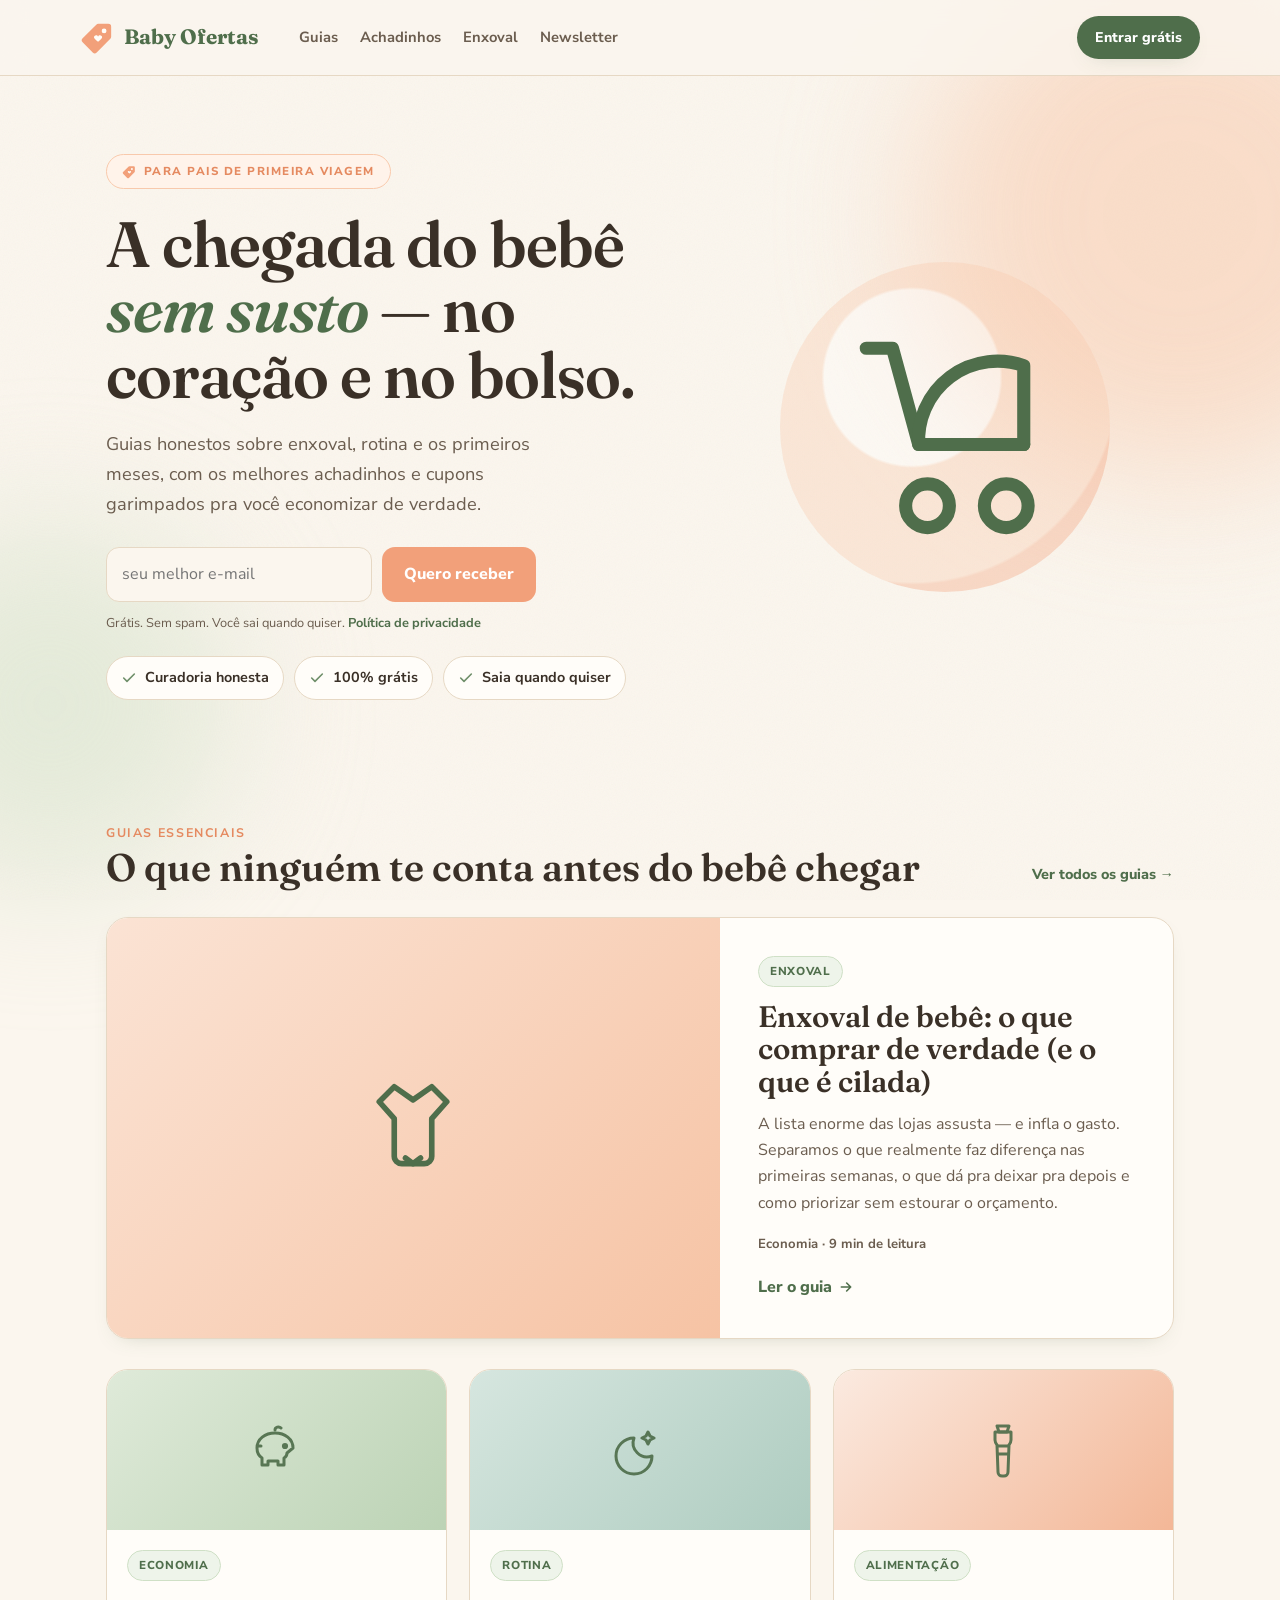
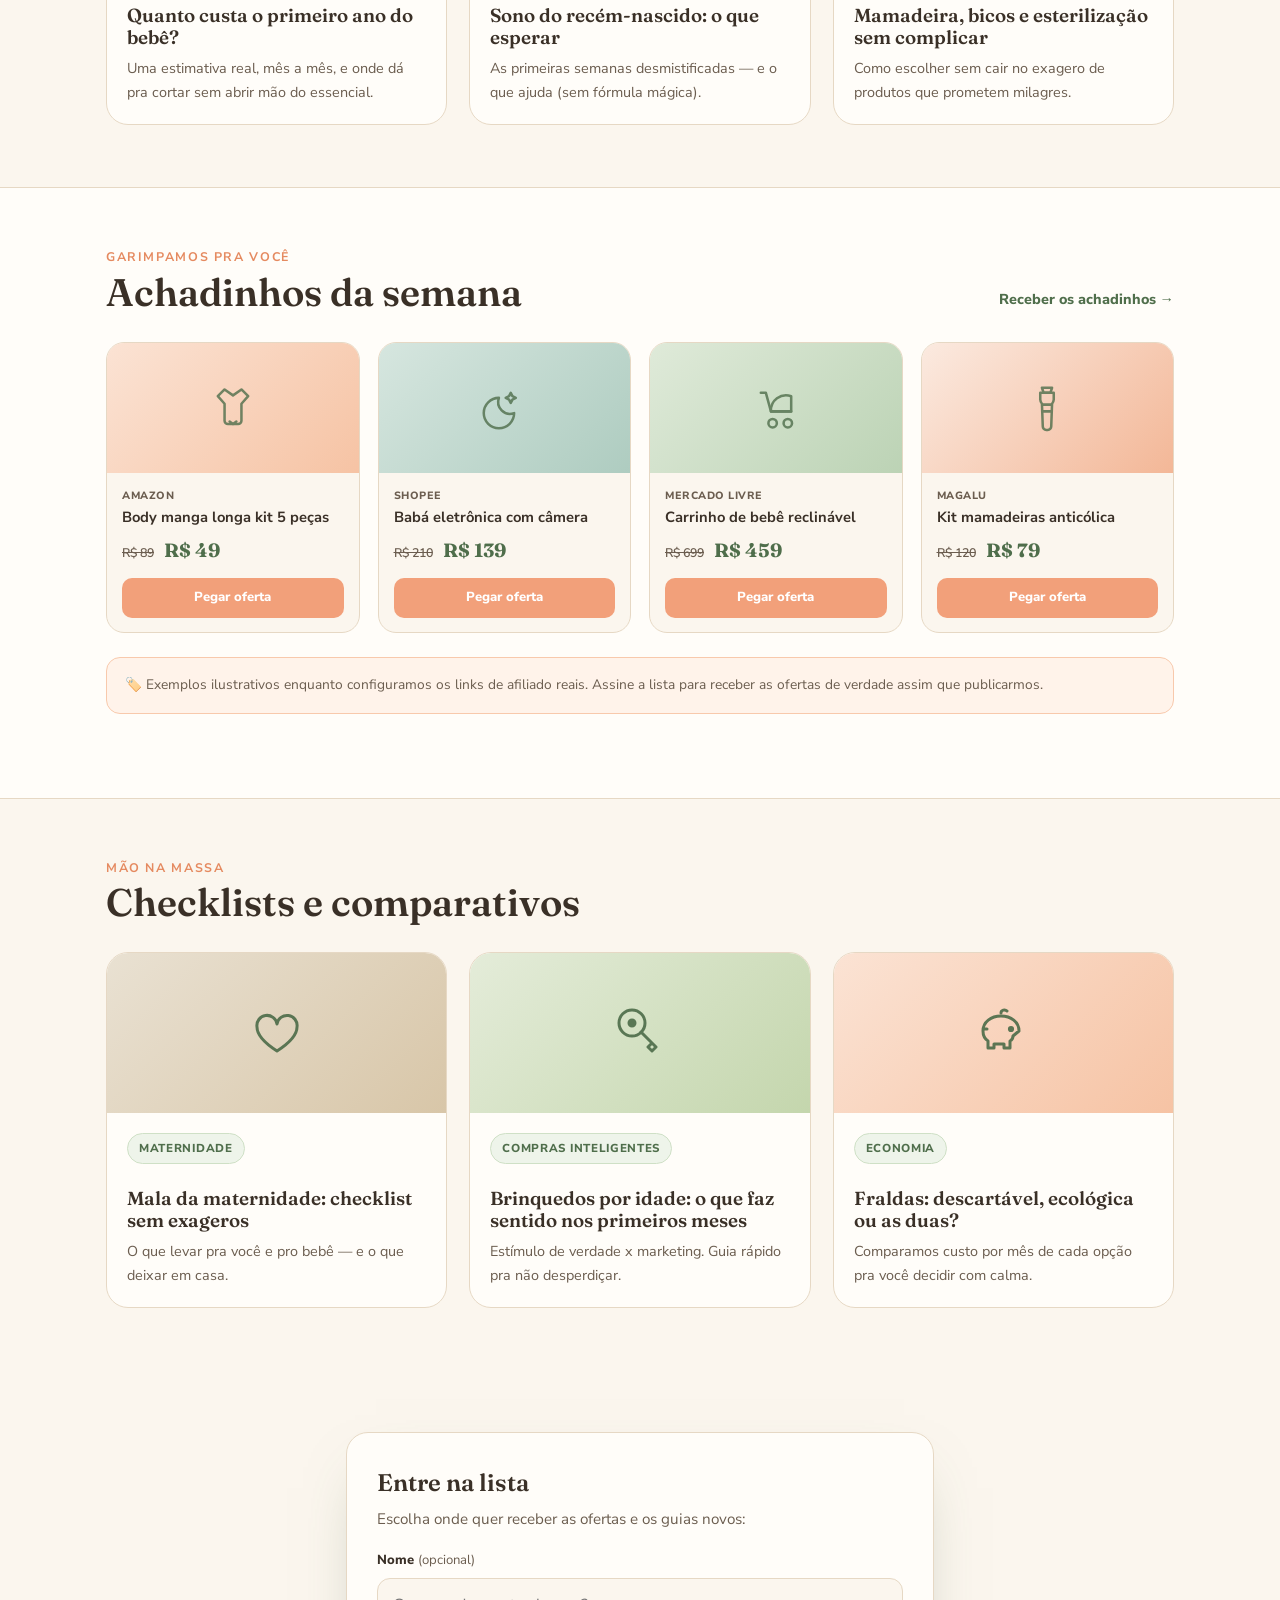
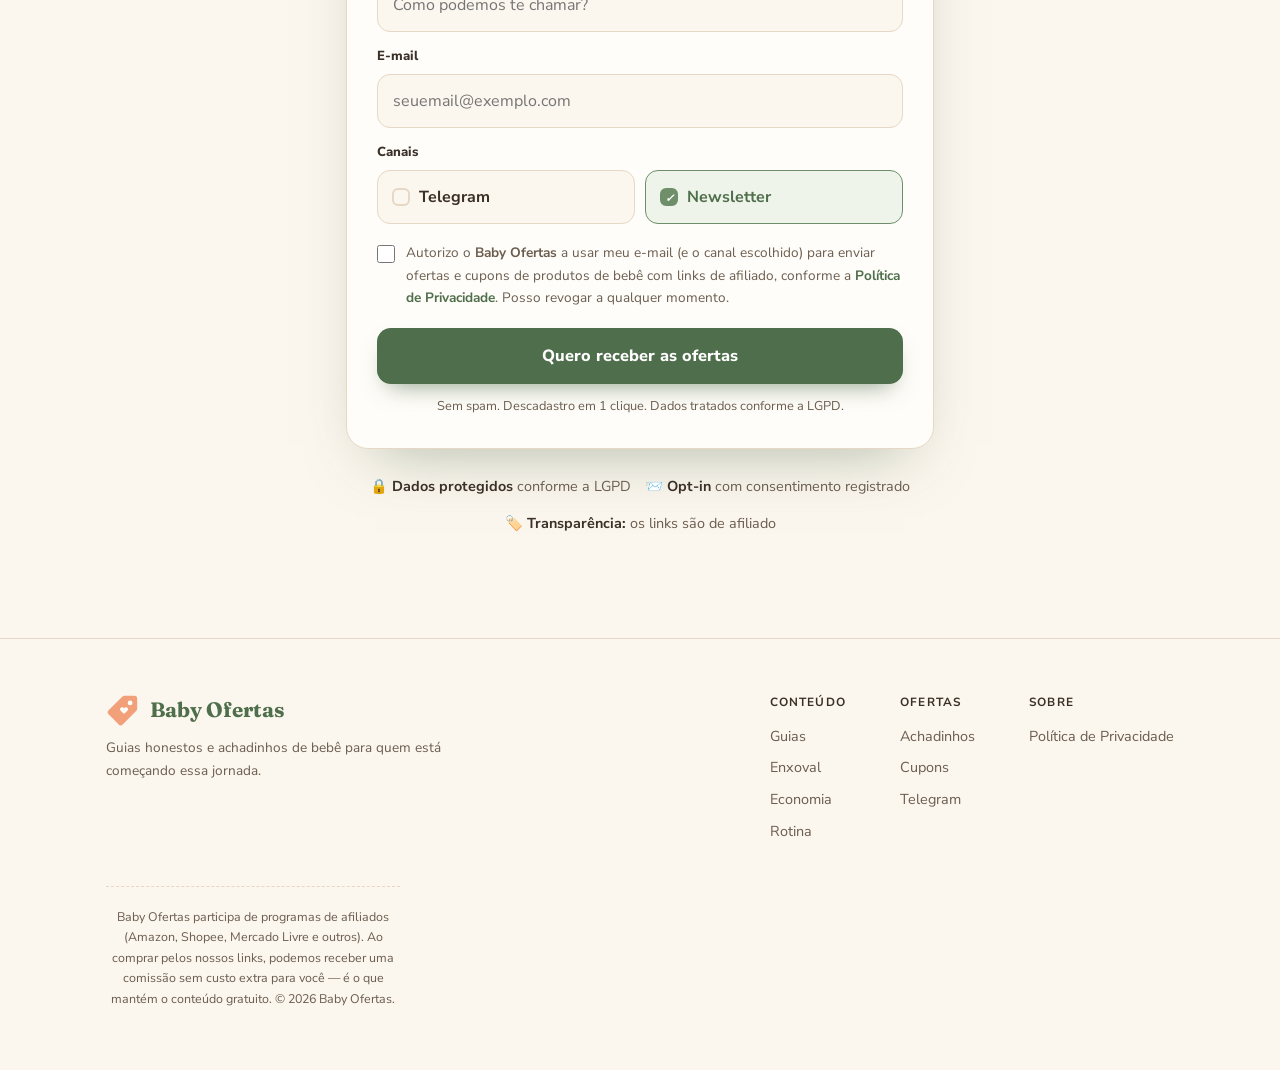
<file: index.html>
<!DOCTYPE html>
<html lang="pt-BR">
<head>
<meta charset="UTF-8">
<meta name="viewport" content="width=device-width, initial-scale=1.0">
<title>Baby Ofertas · Guias e achadinhos para a chegada do bebê</title>
<meta name="description" content="Guias honestos sobre enxoval, rotina e os primeiros meses do bebê, com os melhores achadinhos e cupons garimpados para você economizar de verdade.">
<link rel="preconnect" href="https://fonts.googleapis.com">
<link rel="preconnect" href="https://fonts.gstatic.com" crossorigin>
<link href="https://fonts.googleapis.com/css2?family=Fraunces:ital,opsz,wght@0,9..144,500;0,9..144,600;0,9..144,700;1,9..144,500&family=Nunito+Sans:wght@400;600;700;800;900&display=swap" rel="stylesheet">
<link rel="stylesheet" href="css/site.css">
<style>
  .hero{position:relative;padding:78px 0 64px}
  .hero .blob.a{width:520px;height:520px;background:var(--peach-soft);opacity:.55;top:-120px;right:-160px}
  .hero .blob.b{width:360px;height:360px;background:#cfe0c6;opacity:.5;bottom:-120px;left:-130px}
  .hero-grid{display:grid;grid-template-columns:1.1fr .9fr;gap:50px;align-items:center;position:relative;z-index:2}
  h1.title{font-family:'Fraunces',serif;font-weight:600;font-size:clamp(2.4rem,5.4vw,4rem);line-height:1.02;letter-spacing:-.015em}
  h1.title em{font-style:italic;color:var(--sage-deep)}
  .hero p.lead{margin:22px 0 28px;font-size:1.14rem;color:var(--ink-soft);max-width:40ch}
  .hero .micro{margin-top:11px}
  .hero-art{position:relative;display:grid;place-items:center}
  .hero-art .ring{position:absolute;width:330px;height:330px;border-radius:50%;background:radial-gradient(circle at 40% 35%,#fff 0 30%,var(--peach-soft) 31% 70%,var(--peach) 71%);opacity:.35}
  .hero-art svg{position:relative;width:280px;height:280px}
  .perks{display:flex;flex-wrap:wrap;gap:10px;margin-top:22px}
  .perk{display:flex;align-items:center;gap:8px;font-weight:700;font-size:.9rem;background:var(--white);border:1px solid var(--line);padding:9px 14px;border-radius:99px}
  .perk svg{width:16px;height:16px;color:var(--sage)}
  .trust{display:flex;flex-wrap:wrap;gap:14px;justify-content:center;padding:0 0 10px;color:var(--ink-soft);font-size:.9rem}
  .trust b{color:var(--ink)}
</style>
</head>
<body>

<svg width="0" height="0" style="position:absolute"><defs>
  <symbol id="mark" viewBox="0 0 48 48">
    <path d="M25.8 4H40a4 4 0 0 1 4 4v14.2a4 4 0 0 1-1.17 2.83L23.6 44.3a4 4 0 0 1-5.66 0L3.7 30.06a4 4 0 0 1 0-5.66L22.97 5.17A4 4 0 0 1 25.8 4Z" fill="#f2a07a"/>
    <circle cx="34" cy="14" r="3.4" fill="#fffdf9"/>
    <path d="M20.5 21.2c1.6-1.7 4.2-1.2 5 .9.8-2.1 3.4-2.6 5-.9 1.7 1.8.4 4.3-5 8-5.4-3.7-6.7-6.2-5-8Z" fill="#fffdf9"/>
  </symbol>
  <symbol id="check" viewBox="0 0 24 24"><path d="M20 6 9 17l-5-5" fill="none" stroke="currentColor" stroke-width="2.4" stroke-linecap="round" stroke-linejoin="round"/></symbol>
  <symbol id="i-stroller" viewBox="0 0 64 64"><g fill="none" stroke="#4f6e4b" stroke-width="3" stroke-linecap="round" stroke-linejoin="round"><path d="M14 14h6l6 22h24"/><path d="M50 18a18 18 0 0 0-24 18h24z"/><circle cx="28" cy="50" r="5"/><circle cx="46" cy="50" r="5"/></g></symbol>
  <symbol id="i-bottle" viewBox="0 0 64 64"><g fill="none" stroke="#4f6e4b" stroke-width="3" stroke-linecap="round" stroke-linejoin="round"><path d="M26 8h12l-2 6h-8z"/><path d="M24 14h16v8a8 8 0 0 1-2 5l-1 27a4 4 0 0 1-4 4h-2a4 4 0 0 1-4-4l-1-27a8 8 0 0 1-2-5z"/><path d="M27 28h10M27 36h10"/></g></symbol>
  <symbol id="i-onesie" viewBox="0 0 64 64"><g fill="none" stroke="#4f6e4b" stroke-width="3" stroke-linecap="round" stroke-linejoin="round"><path d="M22 10l10 7 10-7 8 8-8 9v20a4 4 0 0 1-4 4H26a4 4 0 0 1-4-4V27l-8-9z"/><path d="M28 48l4 3 4-3"/></g></symbol>
  <symbol id="i-moon" viewBox="0 0 64 64"><g fill="none" stroke="#4f6e4b" stroke-width="3" stroke-linecap="round" stroke-linejoin="round"><path d="M44 38A18 18 0 1 1 26 20a14 14 0 0 0 18 18z"/><path d="M40 14l2 4 4 2-4 2-2 4-2-4-4-2 4-2z"/></g></symbol>
  <symbol id="i-piggy" viewBox="0 0 64 64"><g fill="none" stroke="#4f6e4b" stroke-width="3" stroke-linecap="round" stroke-linejoin="round"><path d="M48 30c0-9-8-15-18-15S12 21 12 30c0 4 2 8 5 10v7h6v-4h10v4h6v-7c2-1 3-3 3-5z"/><path d="M30 12c0-3 4-4 6-2"/><circle cx="40" cy="28" r="1.6" fill="#4f6e4b"/><path d="M16 28h-3"/></g></symbol>
  <symbol id="i-heart" viewBox="0 0 64 64"><g fill="none" stroke="#4f6e4b" stroke-width="3" stroke-linecap="round" stroke-linejoin="round"><path d="M32 50C18 41 12 34 12 26a10 10 0 0 1 20-3 10 10 0 0 1 20 3c0 8-6 15-20 24z"/></g></symbol>
  <symbol id="i-rattle" viewBox="0 0 64 64"><g fill="none" stroke="#4f6e4b" stroke-width="3" stroke-linecap="round" stroke-linejoin="round"><circle cx="24" cy="22" r="13"/><path d="M33 31 48 46M44 42l4 4-4 4-4-4z"/><circle cx="24" cy="22" r="3" fill="#4f6e4b"/></g></symbol>
  <symbol id="i-arrow" viewBox="0 0 24 24"><g fill="none" stroke="currentColor" stroke-width="2.4" stroke-linecap="round" stroke-linejoin="round"><path d="M5 12h14M13 6l6 6-6 6"/></g></symbol>
</defs></svg>

<header>
  <div class="wrap nav">
    <a class="brand" href="#"><svg class="mk"><use href="#mark"/></svg> Baby Ofertas</a>
    <nav class="links">
      <a href="guias/index.html">Guias</a>
      <a href="#achadinhos">Achadinhos</a>
      <a href="#enxoval">Enxoval</a>
      <a href="#newsletter">Newsletter</a>
    </nav>
    <a class="cta" href="#newsletter">Entrar grátis</a>
  </div>
</header>

<!-- HERO -->
<div class="hero">
  <div class="blob a"></div><div class="blob b"></div>
  <div class="wrap hero-grid">
    <div>
      <span class="kicker rv d1"><svg class="mk" style="width:14px;height:14px"><use href="#mark"/></svg> Para pais de primeira viagem</span>
      <h1 class="title rv d2">A chegada do bebê <em>sem susto</em> — no coração e no bolso.</h1>
      <p class="lead rv d3">Guias honestos sobre enxoval, rotina e os primeiros meses, com os melhores achadinhos e cupons garimpados pra você economizar de verdade.</p>
      <form class="rv d3" data-quick-signup novalidate>
        <div class="signup">
          <input type="email" placeholder="seu melhor e-mail" required>
          <button type="submit">Quero receber</button>
        </div>
        <p class="micro">Grátis. Sem spam. Você sai quando quiser. <a href="#" data-open-policy>Política de privacidade</a></p>
      </form>
      <div class="perks rv d4">
        <span class="perk"><svg><use href="#check"/></svg> Curadoria honesta</span>
        <span class="perk"><svg><use href="#check"/></svg> 100% grátis</span>
        <span class="perk"><svg><use href="#check"/></svg> Saia quando quiser</span>
      </div>
    </div>
    <div class="hero-art rv d4">
      <div class="ring"></div>
      <svg viewBox="0 0 64 64"><use href="#i-stroller"/></svg>
    </div>
  </div>
</div>

<!-- GUIAS -->
<section id="guias">
  <div class="wrap">
    <div class="sec-head rv">
      <h2><small>Guias essenciais</small>O que ninguém te conta antes do bebê chegar</h2>
      <a class="more" href="guias/index.html">Ver todos os guias →</a>
    </div>

    <a class="feature rv" href="guias/enxoval-o-que-comprar.html">
      <div class="cover cv2"><svg><use href="#i-onesie"/></svg></div>
      <div class="txt">
        <span class="tag">Enxoval</span>
        <h3>Enxoval de bebê: o que comprar de verdade (e o que é cilada)</h3>
        <p>A lista enorme das lojas assusta — e infla o gasto. Separamos o que realmente faz diferença nas primeiras semanas, o que dá pra deixar pra depois e como priorizar sem estourar o orçamento.</p>
        <div class="meta">Economia · 9 min de leitura</div>
        <span class="read">Ler o guia <svg><use href="#i-arrow"/></svg></span>
      </div>
    </a>

    <div class="grid">
      <a class="card rv d1" href="guias/quanto-custa-primeiro-ano.html">
        <div class="cover cv1"><svg><use href="#i-piggy"/></svg></div>
        <div class="c-body"><span class="tag">Economia</span>
          <h3>Quanto custa o primeiro ano do bebê?</h3>
          <p>Uma estimativa real, mês a mês, e onde dá pra cortar sem abrir mão do essencial.</p>
        </div>
      </a>
      <a class="card rv d2" href="guias/sono-recem-nascido.html">
        <div class="cover cv4"><svg><use href="#i-moon"/></svg></div>
        <div class="c-body"><span class="tag">Rotina</span>
          <h3>Sono do recém-nascido: o que esperar</h3>
          <p>As primeiras semanas desmistificadas — e o que ajuda (sem fórmula mágica).</p>
        </div>
      </a>
      <a class="card rv d3" href="guias/mamadeira-bicos-esterilizacao.html">
        <div class="cover cv5"><svg><use href="#i-bottle"/></svg></div>
        <div class="c-body"><span class="tag">Alimentação</span>
          <h3>Mamadeira, bicos e esterilização sem complicar</h3>
          <p>Como escolher sem cair no exagero de produtos que prometem milagres.</p>
        </div>
      </a>
    </div>
  </div>
</section>

<!-- ACHADINHOS -->
<section id="achadinhos" class="deals-band">
  <div class="wrap">
    <div class="sec-head rv">
      <h2><small>Garimpamos pra você</small>Achadinhos da semana</h2>
      <a class="more" href="#newsletter">Receber os achadinhos →</a>
    </div>
    <div class="deals">
      <div class="deal rv d1"><div class="ph cv2"><svg><use href="#i-onesie"/></svg></div>
        <div class="d-body"><div class="store">Amazon</div><h4>Body manga longa kit 5 peças</h4>
          <div class="price"><s>R$ 89</s> R$ 49</div><a class="btn" href="#newsletter">Pegar oferta</a></div></div>
      <div class="deal rv d2"><div class="ph cv4"><svg><use href="#i-moon"/></svg></div>
        <div class="d-body"><div class="store">Shopee</div><h4>Babá eletrônica com câmera</h4>
          <div class="price"><s>R$ 210</s> R$ 139</div><a class="btn" href="#newsletter">Pegar oferta</a></div></div>
      <div class="deal rv d3"><div class="ph cv1"><svg><use href="#i-stroller"/></svg></div>
        <div class="d-body"><div class="store">Mercado Livre</div><h4>Carrinho de bebê reclinável</h4>
          <div class="price"><s>R$ 699</s> R$ 459</div><a class="btn" href="#newsletter">Pegar oferta</a></div></div>
      <div class="deal rv d4"><div class="ph cv5"><svg><use href="#i-bottle"/></svg></div>
        <div class="d-body"><div class="store">Magalu</div><h4>Kit mamadeiras anticólica</h4>
          <div class="price"><s>R$ 120</s> R$ 79</div><a class="btn" href="#newsletter">Pegar oferta</a></div></div>
    </div>
    <p class="disclaimer-box rv" style="margin-top:24px">🏷️ Exemplos ilustrativos enquanto configuramos os links de afiliado reais. Assine a lista para receber as ofertas de verdade assim que publicarmos.</p>
  </div>
</section>

<!-- ENXOVAL / mais guias -->
<section id="enxoval">
  <div class="wrap">
    <div class="sec-head rv"><h2><small>Mão na massa</small>Checklists e comparativos</h2></div>
    <div class="grid">
      <a class="card rv d1" href="guias/mala-da-maternidade.html"><div class="cover cv3"><svg><use href="#i-heart"/></svg></div>
        <div class="c-body"><span class="tag">Maternidade</span>
          <h3>Mala da maternidade: checklist sem exageros</h3>
          <p>O que levar pra você e pro bebê — e o que deixar em casa.</p></div></a>
      <a class="card rv d2" href="guias/brinquedos-por-idade.html"><div class="cover cv6"><svg><use href="#i-rattle"/></svg></div>
        <div class="c-body"><span class="tag">Compras inteligentes</span>
          <h3>Brinquedos por idade: o que faz sentido nos primeiros meses</h3>
          <p>Estímulo de verdade x marketing. Guia rápido pra não desperdiçar.</p></div></a>
      <a class="card rv d3" href="guias/fraldas-descartavel-ou-ecologica.html"><div class="cover cv2"><svg><use href="#i-piggy"/></svg></div>
        <div class="c-body"><span class="tag">Economia</span>
          <h3>Fraldas: descartável, ecológica ou as duas?</h3>
          <p>Comparamos custo por mês de cada opção pra você decidir com calma.</p></div></a>
    </div>
  </div>
</section>

<!-- NEWSLETTER / captura completa -->
<section id="newsletter">
  <div class="wrap" style="max-width:640px">
    <div class="card-form rv">
      <h2>Entre na lista</h2>
      <p class="sub">Escolha onde quer receber as ofertas e os guias novos:</p>
      <form id="form" novalidate>
        <label class="fld" for="nome">Nome <span style="font-weight:400;color:var(--ink-soft)">(opcional)</span></label>
        <input type="text" id="nome" placeholder="Como podemos te chamar?">
        <label class="fld" for="email">E-mail</label>
        <input type="email" id="email" placeholder="seuemail@exemplo.com" required>
        <label class="fld">Canais</label>
        <div class="channels">
          <label class="chip"><input type="checkbox" name="canal" value="telegram"><span><i class="dot"></i> Telegram</span></label>
          <label class="chip"><input type="checkbox" name="canal" value="newsletter" checked><span><i class="dot"></i> Newsletter</span></label>
        </div>
        <label class="consent">
          <input type="checkbox" id="consent" required>
          <span>Autorizo o <b>Baby Ofertas</b> a usar meu e-mail (e o canal escolhido) para enviar ofertas e cupons de produtos de bebê com links de afiliado, conforme a <a href="#" data-open-policy>Política de Privacidade</a>. Posso revogar a qualquer momento.</span>
        </label>
        <button class="btn-block" type="submit" id="submit">Quero receber as ofertas</button>
        <p class="micro" style="text-align:center;margin-top:12px">Sem spam. Descadastro em 1 clique. Dados tratados conforme a LGPD.</p>
        <div class="msg" id="msg"></div>
      </form>
    </div>
    <div class="trust rv" style="margin-top:26px">
      <span>🔒 <b>Dados protegidos</b> conforme a LGPD</span>
      <span>📨 <b>Opt-in</b> com consentimento registrado</span>
      <span>🏷️ <b>Transparência:</b> os links são de afiliado</span>
    </div>
  </div>
</section>

<footer>
  <div class="wrap">
    <div class="foot-grid">
      <div>
        <a class="brand" href="#"><svg class="mk"><use href="#mark"/></svg> Baby Ofertas</a>
        <p>Guias honestos e achadinhos de bebê para quem está começando essa jornada.</p>
      </div>
      <div class="cols">
        <div class="col"><h5>Conteúdo</h5><a href="guias/index.html">Guias</a><a href="#enxoval">Enxoval</a><a href="guias/quanto-custa-primeiro-ano.html">Economia</a><a href="guias/sono-recem-nascido.html">Rotina</a></div>
        <div class="col"><h5>Ofertas</h5><a href="#achadinhos">Achadinhos</a><a href="#newsletter">Cupons</a><a href="#newsletter">Telegram</a></div>
        <div class="col"><h5>Sobre</h5><a href="#" data-open-policy>Política de Privacidade</a></div>
      </div>
    </div>
    <p class="disclaim">Baby Ofertas participa de programas de afiliados (Amazon, Shopee, Mercado Livre e outros). Ao comprar pelos nossos links, podemos receber uma comissão sem custo extra para você — é o que mantém o conteúdo gratuito. © <span data-year></span> Baby Ofertas.</p>
  </div>
</footer>

<div class="modal" id="modal">
  <div class="modal-box">
    <h3>Política de Privacidade</h3>
    <p>Última atualização: <span id="polDate"></span></p>
    <h4>1. Quais dados coletamos</h4>
    <p>Seu e-mail (obrigatório) e, opcionalmente, seu nome e os canais de envio que você escolher. Registramos data/hora e IP do consentimento, como prova de opt-in.</p>
    <h4>2. Para que usamos</h4>
    <p>Exclusivamente para enviar ofertas, cupons e comunicações sobre produtos de bebê pelos canais que você autorizou. Não vendemos nem compartilhamos seus dados para marketing de terceiros.</p>
    <h4>3. Base legal</h4>
    <p>Tratamos seus dados com base no seu consentimento (art. 7º, I, da LGPD), livre, informado e específico para esta finalidade.</p>
    <h4>4. Seus direitos</h4>
    <p>Você pode acessar, corrigir, revogar o consentimento e pedir a exclusão dos seus dados quando quiser. Todo e-mail traz link de descadastro e, no Telegram, basta sair do canal.</p>
    <h4>5. Segurança</h4>
    <p>Dados armazenados com acesso restrito e em conexão segura (HTTPS).</p>
    <h4>6. Contato (Encarregado/DPO)</h4>
    <p><b>seu-email-de-contato@exemplo.com</b></p>
    <button class="close" id="closePolicy">Fechar</button>
  </div>
</div>

<script src="js/site.js"></script>
</body>
</html>
</file>
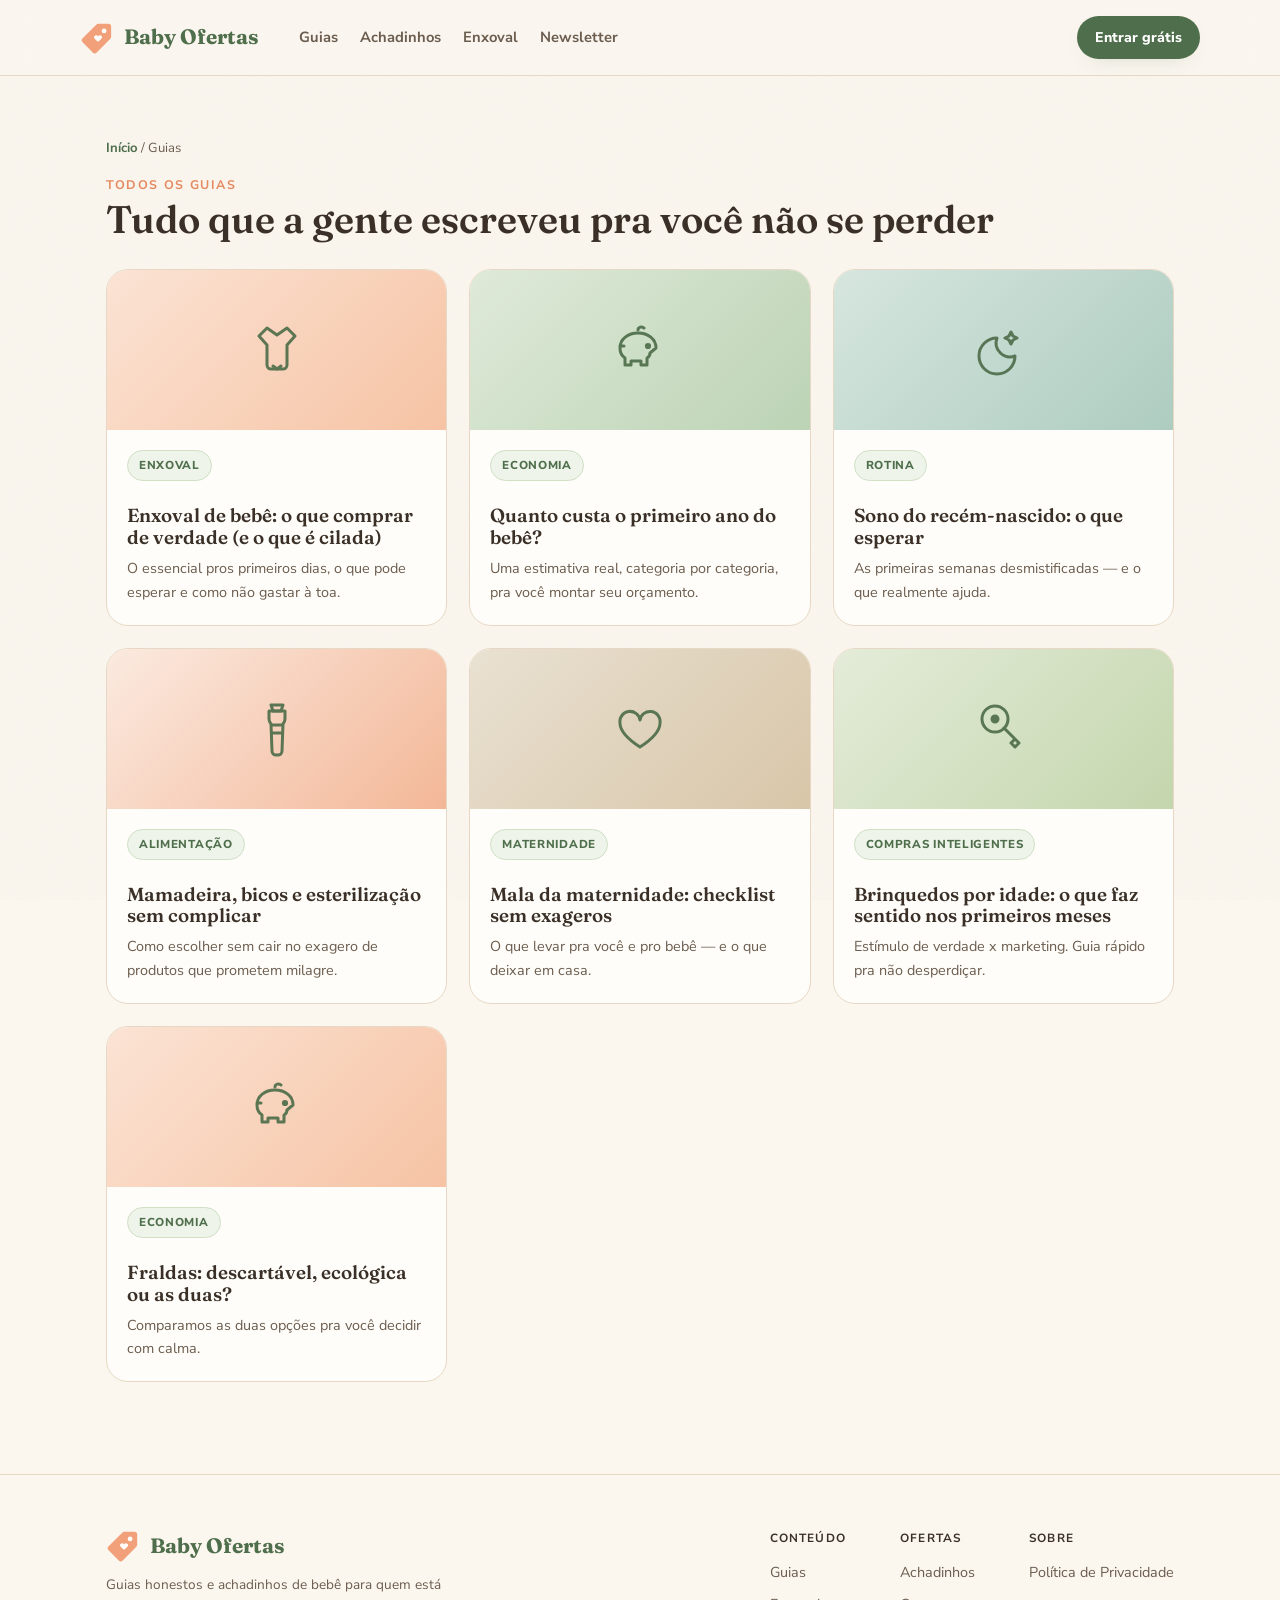
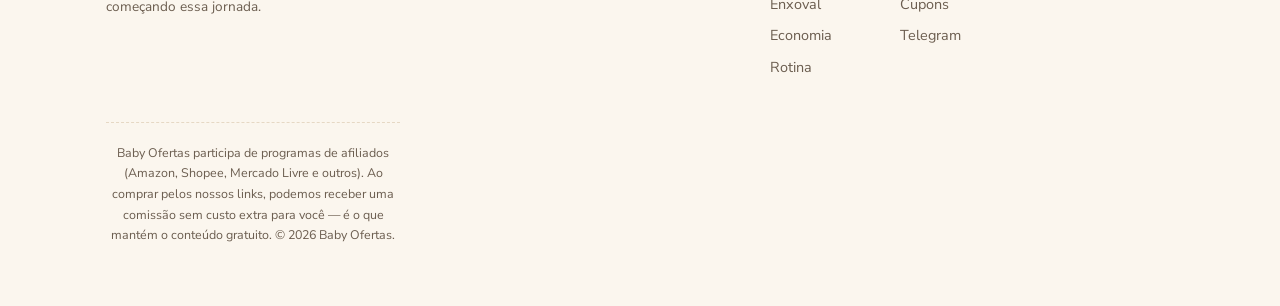
<file: guias/index.html>
<!DOCTYPE html>
<html lang="pt-BR">
<head>
<meta charset="UTF-8">
<meta name="viewport" content="width=device-width, initial-scale=1.0">
<title>Guias · Baby Ofertas</title>
<meta name="description" content="Todos os guias honestos do Baby Ofertas sobre enxoval, orçamento, sono, alimentação e primeiros meses do bebê.">
<link rel="preconnect" href="https://fonts.googleapis.com">
<link rel="preconnect" href="https://fonts.gstatic.com" crossorigin>
<link href="https://fonts.googleapis.com/css2?family=Fraunces:ital,opsz,wght@0,9..144,500;0,9..144,600;0,9..144,700;1,9..144,500&family=Nunito+Sans:wght@400;600;700;800;900&display=swap" rel="stylesheet">
<link rel="stylesheet" href="../css/site.css">
</head>
<body>

<svg width="0" height="0" style="position:absolute"><defs>
  <symbol id="mark" viewBox="0 0 48 48">
    <path d="M25.8 4H40a4 4 0 0 1 4 4v14.2a4 4 0 0 1-1.17 2.83L23.6 44.3a4 4 0 0 1-5.66 0L3.7 30.06a4 4 0 0 1 0-5.66L22.97 5.17A4 4 0 0 1 25.8 4Z" fill="#f2a07a"/>
    <circle cx="34" cy="14" r="3.4" fill="#fffdf9"/>
    <path d="M20.5 21.2c1.6-1.7 4.2-1.2 5 .9.8-2.1 3.4-2.6 5-.9 1.7 1.8.4 4.3-5 8-5.4-3.7-6.7-6.2-5-8Z" fill="#fffdf9"/>
  </symbol>
  <symbol id="i-stroller" viewBox="0 0 64 64"><g fill="none" stroke="#4f6e4b" stroke-width="3" stroke-linecap="round" stroke-linejoin="round"><path d="M14 14h6l6 22h24"/><path d="M50 18a18 18 0 0 0-24 18h24z"/><circle cx="28" cy="50" r="5"/><circle cx="46" cy="50" r="5"/></g></symbol>
  <symbol id="i-bottle" viewBox="0 0 64 64"><g fill="none" stroke="#4f6e4b" stroke-width="3" stroke-linecap="round" stroke-linejoin="round"><path d="M26 8h12l-2 6h-8z"/><path d="M24 14h16v8a8 8 0 0 1-2 5l-1 27a4 4 0 0 1-4 4h-2a4 4 0 0 1-4-4l-1-27a8 8 0 0 1-2-5z"/><path d="M27 28h10M27 36h10"/></g></symbol>
  <symbol id="i-onesie" viewBox="0 0 64 64"><g fill="none" stroke="#4f6e4b" stroke-width="3" stroke-linecap="round" stroke-linejoin="round"><path d="M22 10l10 7 10-7 8 8-8 9v20a4 4 0 0 1-4 4H26a4 4 0 0 1-4-4V27l-8-9z"/><path d="M28 48l4 3 4-3"/></g></symbol>
  <symbol id="i-moon" viewBox="0 0 64 64"><g fill="none" stroke="#4f6e4b" stroke-width="3" stroke-linecap="round" stroke-linejoin="round"><path d="M44 38A18 18 0 1 1 26 20a14 14 0 0 0 18 18z"/><path d="M40 14l2 4 4 2-4 2-2 4-2-4-4-2 4-2z"/></g></symbol>
  <symbol id="i-piggy" viewBox="0 0 64 64"><g fill="none" stroke="#4f6e4b" stroke-width="3" stroke-linecap="round" stroke-linejoin="round"><path d="M48 30c0-9-8-15-18-15S12 21 12 30c0 4 2 8 5 10v7h6v-4h10v4h6v-7c2-1 3-3 3-5z"/><path d="M30 12c0-3 4-4 6-2"/><circle cx="40" cy="28" r="1.6" fill="#4f6e4b"/><path d="M16 28h-3"/></g></symbol>
  <symbol id="i-heart" viewBox="0 0 64 64"><g fill="none" stroke="#4f6e4b" stroke-width="3" stroke-linecap="round" stroke-linejoin="round"><path d="M32 50C18 41 12 34 12 26a10 10 0 0 1 20-3 10 10 0 0 1 20 3c0 8-6 15-20 24z"/></g></symbol>
  <symbol id="i-rattle" viewBox="0 0 64 64"><g fill="none" stroke="#4f6e4b" stroke-width="3" stroke-linecap="round" stroke-linejoin="round"><circle cx="24" cy="22" r="13"/><path d="M33 31 48 46M44 42l4 4-4 4-4-4z"/><circle cx="24" cy="22" r="3" fill="#4f6e4b"/></g></symbol>
</defs></svg>

<header>
  <div class="wrap nav">
    <a class="brand" href="../index.html"><svg class="mk"><use href="#mark"/></svg> Baby Ofertas</a>
    <nav class="links">
      <a href="index.html">Guias</a>
      <a href="../index.html#achadinhos">Achadinhos</a>
      <a href="../index.html#enxoval">Enxoval</a>
      <a href="../index.html#newsletter">Newsletter</a>
    </nav>
    <a class="cta" href="../index.html#newsletter">Entrar grátis</a>
  </div>
</header>

<section>
  <div class="wrap">
    <div class="breadcrumb rv"><a href="../index.html">Início</a> / Guias</div>
    <div class="sec-head rv">
      <h2><small>Todos os guias</small>Tudo que a gente escreveu pra você não se perder</h2>
    </div>

    <div class="grid">
      <a class="card rv d1" href="enxoval-o-que-comprar.html">
        <div class="cover cv2"><svg style="width:64px;height:64px"><use href="#i-onesie"/></svg></div>
        <div class="c-body"><span class="tag">Enxoval</span>
          <h3>Enxoval de bebê: o que comprar de verdade (e o que é cilada)</h3>
          <p>O essencial pros primeiros dias, o que pode esperar e como não gastar à toa.</p></div>
      </a>
      <a class="card rv d2" href="quanto-custa-primeiro-ano.html">
        <div class="cover cv1"><svg style="width:64px;height:64px"><use href="#i-piggy"/></svg></div>
        <div class="c-body"><span class="tag">Economia</span>
          <h3>Quanto custa o primeiro ano do bebê?</h3>
          <p>Uma estimativa real, categoria por categoria, pra você montar seu orçamento.</p></div>
      </a>
      <a class="card rv d3" href="sono-recem-nascido.html">
        <div class="cover cv4"><svg style="width:64px;height:64px"><use href="#i-moon"/></svg></div>
        <div class="c-body"><span class="tag">Rotina</span>
          <h3>Sono do recém-nascido: o que esperar</h3>
          <p>As primeiras semanas desmistificadas — e o que realmente ajuda.</p></div>
      </a>
      <a class="card rv d1" href="mamadeira-bicos-esterilizacao.html">
        <div class="cover cv5"><svg style="width:64px;height:64px"><use href="#i-bottle"/></svg></div>
        <div class="c-body"><span class="tag">Alimentação</span>
          <h3>Mamadeira, bicos e esterilização sem complicar</h3>
          <p>Como escolher sem cair no exagero de produtos que prometem milagre.</p></div>
      </a>
      <a class="card rv d2" href="mala-da-maternidade.html">
        <div class="cover cv3"><svg style="width:64px;height:64px"><use href="#i-heart"/></svg></div>
        <div class="c-body"><span class="tag">Maternidade</span>
          <h3>Mala da maternidade: checklist sem exageros</h3>
          <p>O que levar pra você e pro bebê — e o que deixar em casa.</p></div>
      </a>
      <a class="card rv d3" href="brinquedos-por-idade.html">
        <div class="cover cv6"><svg style="width:64px;height:64px"><use href="#i-rattle"/></svg></div>
        <div class="c-body"><span class="tag">Compras inteligentes</span>
          <h3>Brinquedos por idade: o que faz sentido nos primeiros meses</h3>
          <p>Estímulo de verdade x marketing. Guia rápido pra não desperdiçar.</p></div>
      </a>
      <a class="card rv d1" href="fraldas-descartavel-ou-ecologica.html">
        <div class="cover cv2"><svg style="width:64px;height:64px"><use href="#i-piggy"/></svg></div>
        <div class="c-body"><span class="tag">Economia</span>
          <h3>Fraldas: descartável, ecológica ou as duas?</h3>
          <p>Comparamos as duas opções pra você decidir com calma.</p></div>
      </a>
    </div>
  </div>
</section>

<footer>
  <div class="wrap">
    <div class="foot-grid">
      <div>
        <a class="brand" href="../index.html"><svg class="mk"><use href="#mark"/></svg> Baby Ofertas</a>
        <p>Guias honestos e achadinhos de bebê para quem está começando essa jornada.</p>
      </div>
      <div class="cols">
        <div class="col"><h5>Conteúdo</h5><a href="index.html">Guias</a><a href="../index.html#enxoval">Enxoval</a><a href="quanto-custa-primeiro-ano.html">Economia</a><a href="sono-recem-nascido.html">Rotina</a></div>
        <div class="col"><h5>Ofertas</h5><a href="../index.html#achadinhos">Achadinhos</a><a href="../index.html#newsletter">Cupons</a><a href="../index.html#newsletter">Telegram</a></div>
        <div class="col"><h5>Sobre</h5><a href="#" data-open-policy>Política de Privacidade</a></div>
      </div>
    </div>
    <p class="disclaim">Baby Ofertas participa de programas de afiliados (Amazon, Shopee, Mercado Livre e outros). Ao comprar pelos nossos links, podemos receber uma comissão sem custo extra para você — é o que mantém o conteúdo gratuito. © <span data-year></span> Baby Ofertas.</p>
  </div>
</footer>

<div class="modal" id="modal">
  <div class="modal-box">
    <h3>Política de Privacidade</h3>
    <p>Última atualização: <span id="polDate"></span></p>
    <h4>1. Quais dados coletamos</h4>
    <p>Seu e-mail (obrigatório) e, opcionalmente, seu nome e os canais de envio que você escolher. Registramos data/hora e IP do consentimento, como prova de opt-in.</p>
    <h4>2. Para que usamos</h4>
    <p>Exclusivamente para enviar ofertas, cupons e comunicações sobre produtos de bebê pelos canais que você autorizou. Não vendemos nem compartilhamos seus dados para marketing de terceiros.</p>
    <h4>3. Base legal</h4>
    <p>Tratamos seus dados com base no seu consentimento (art. 7º, I, da LGPD), livre, informado e específico para esta finalidade.</p>
    <h4>4. Seus direitos</h4>
    <p>Você pode acessar, corrigir, revogar o consentimento e pedir a exclusão dos seus dados quando quiser. Todo e-mail traz link de descadastro e, no Telegram, basta sair do canal.</p>
    <h4>5. Segurança</h4>
    <p>Dados armazenados com acesso restrito e em conexão segura (HTTPS).</p>
    <h4>6. Contato (Encarregado/DPO)</h4>
    <p><b>seu-email-de-contato@exemplo.com</b></p>
    <button class="close" id="closePolicy">Fechar</button>
  </div>
</div>

<script src="../js/site.js"></script>
</body>
</html>
</file>
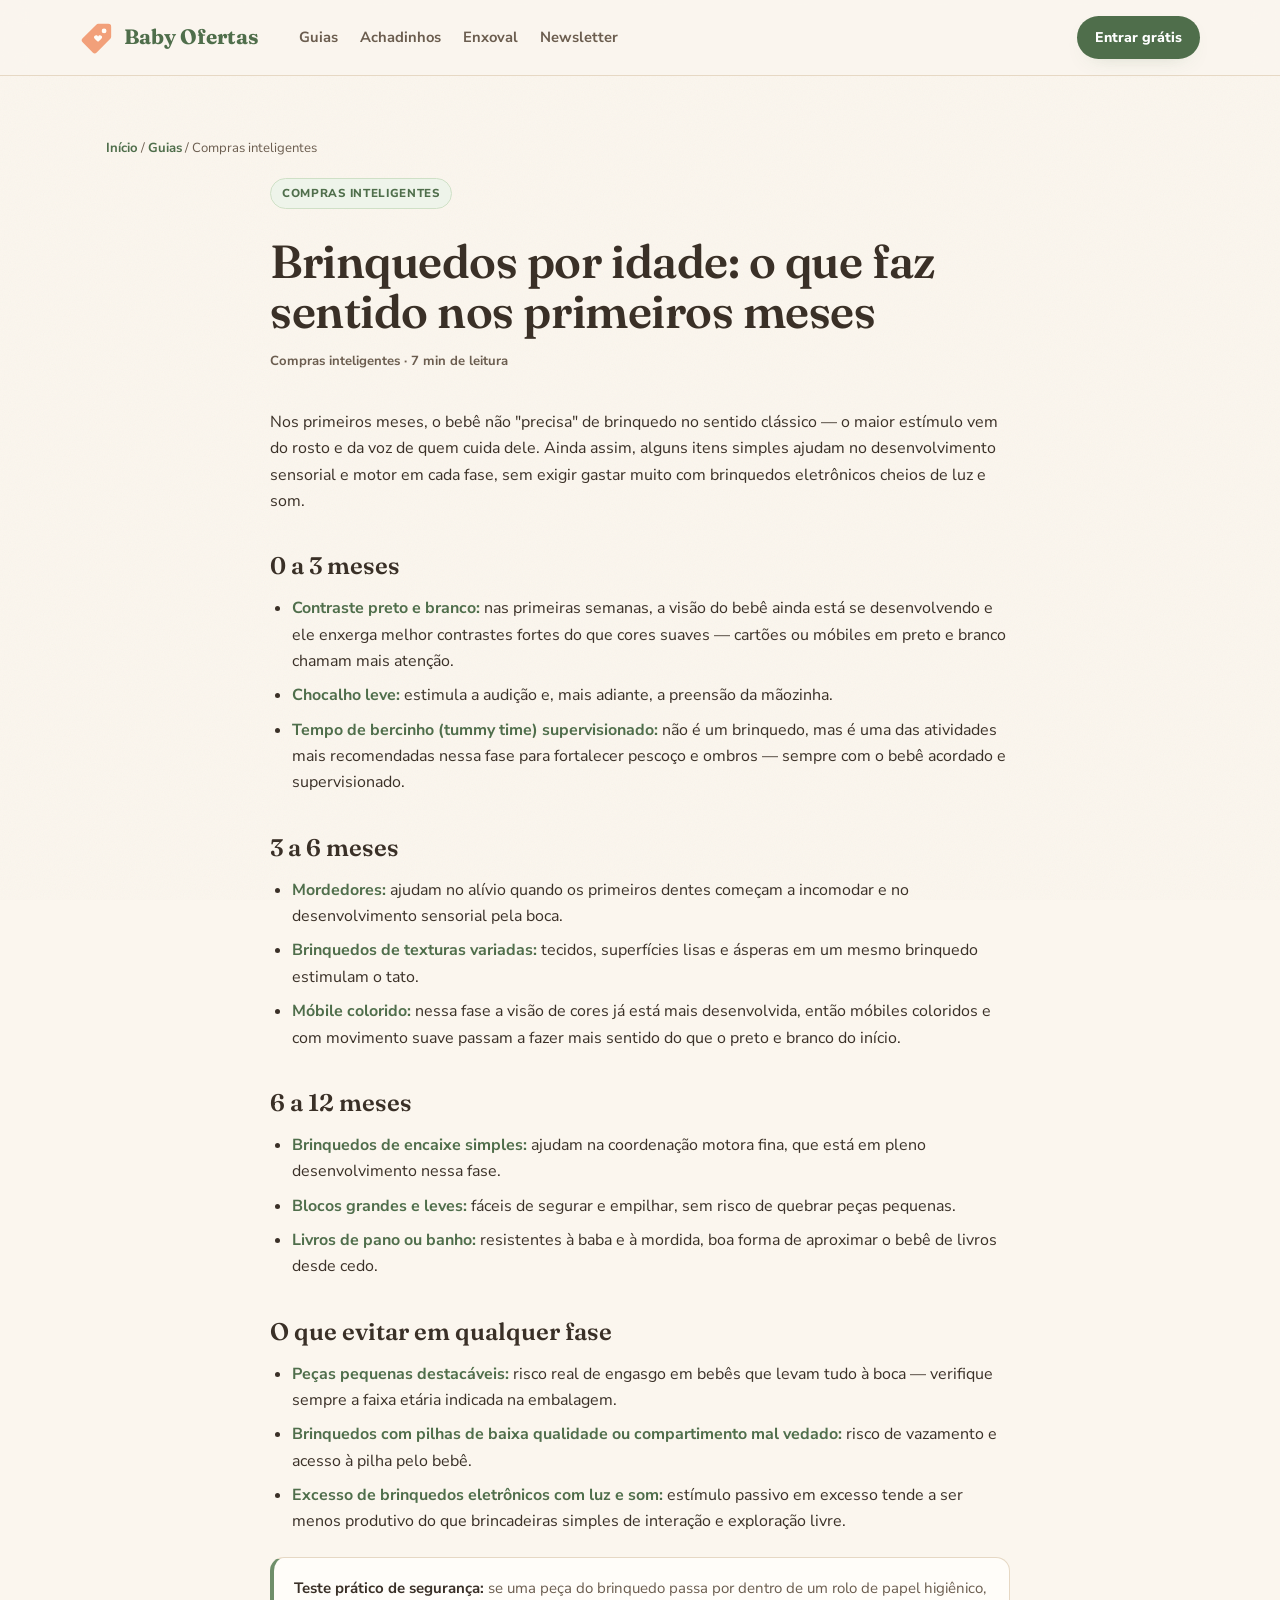
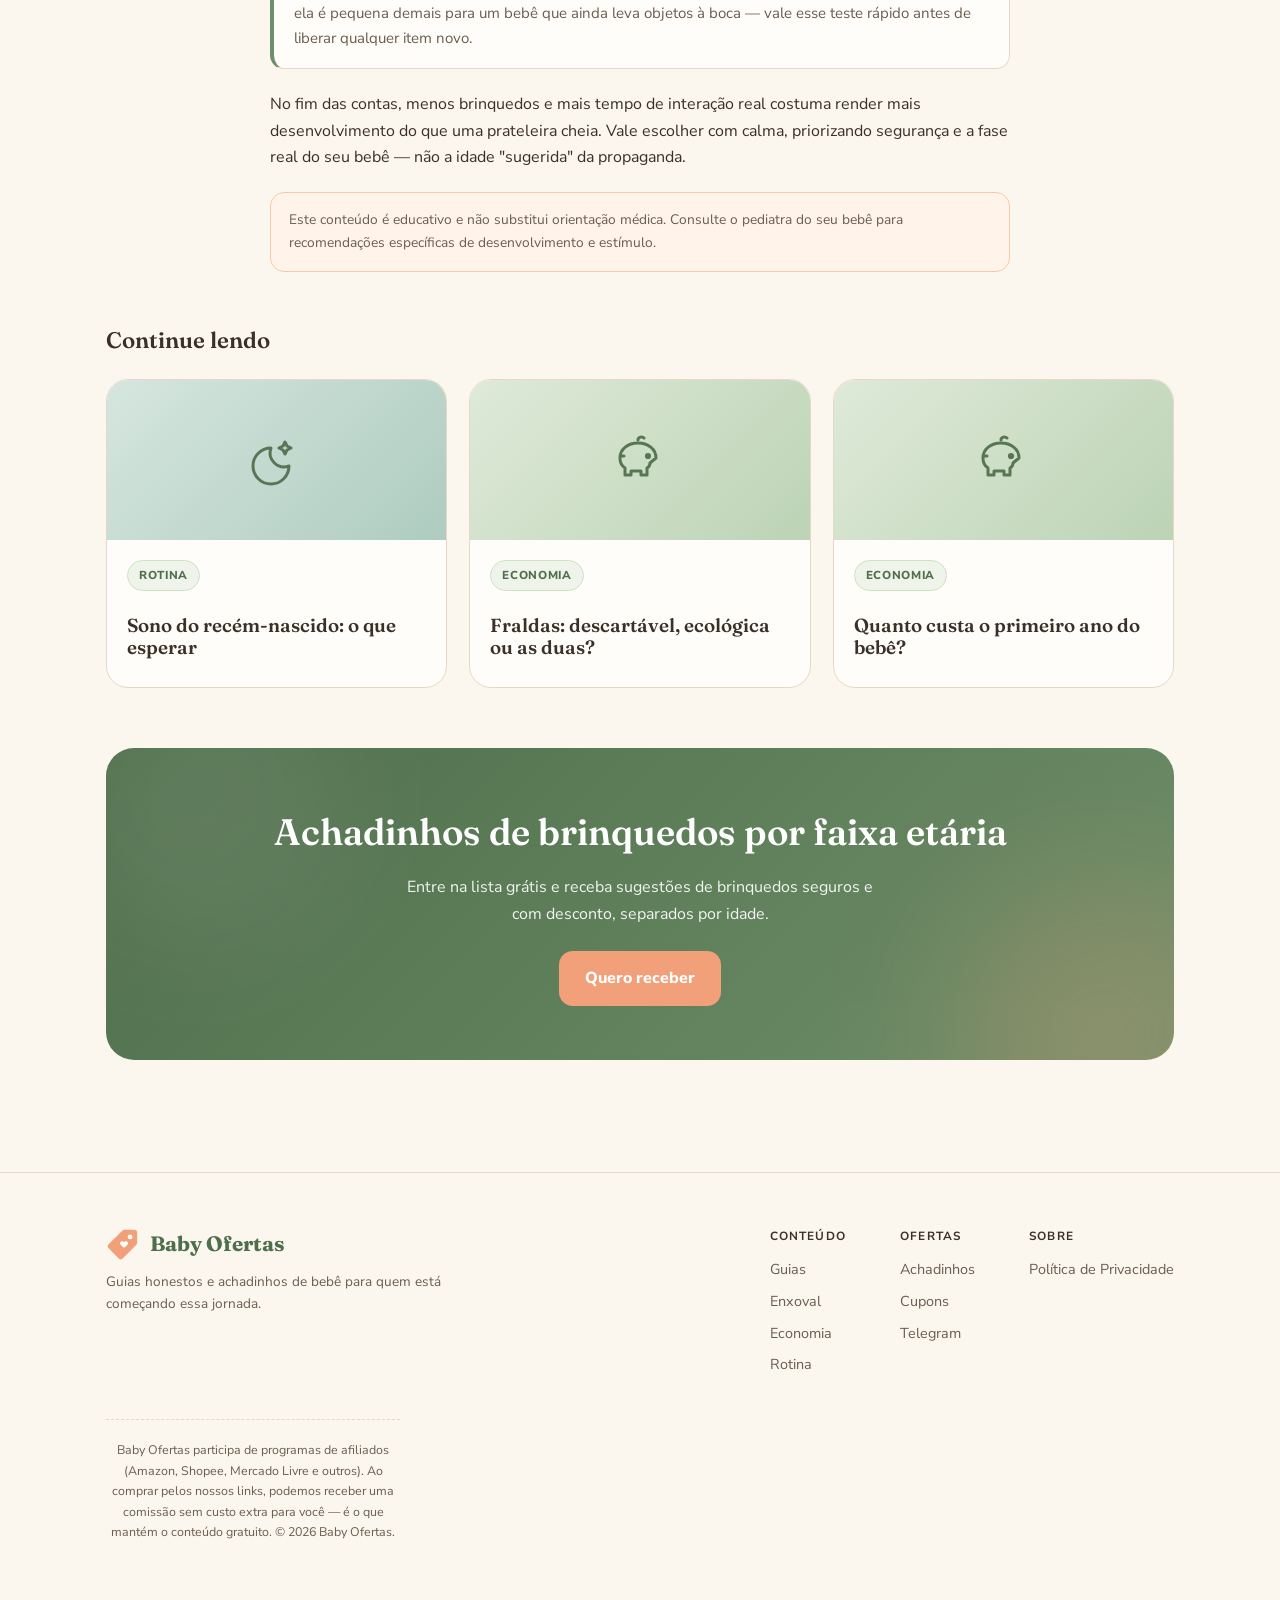
<file: guias/brinquedos-por-idade.html>
<!DOCTYPE html>
<html lang="pt-BR">
<head>
<meta charset="UTF-8">
<meta name="viewport" content="width=device-width, initial-scale=1.0">
<title>Brinquedos por idade: o que faz sentido nos primeiros meses · Baby Ofertas</title>
<meta name="description" content="Estímulo de verdade x marketing: um guia rápido de brinquedos por faixa etária para não desperdiçar dinheiro nos primeiros meses do bebê.">
<link rel="preconnect" href="https://fonts.googleapis.com">
<link rel="preconnect" href="https://fonts.gstatic.com" crossorigin>
<link href="https://fonts.googleapis.com/css2?family=Fraunces:ital,opsz,wght@0,9..144,500;0,9..144,600;0,9..144,700;1,9..144,500&family=Nunito+Sans:wght@400;600;700;800;900&display=swap" rel="stylesheet">
<link rel="stylesheet" href="../css/site.css">
</head>
<body>

<svg width="0" height="0" style="position:absolute"><defs>
  <symbol id="mark" viewBox="0 0 48 48">
    <path d="M25.8 4H40a4 4 0 0 1 4 4v14.2a4 4 0 0 1-1.17 2.83L23.6 44.3a4 4 0 0 1-5.66 0L3.7 30.06a4 4 0 0 1 0-5.66L22.97 5.17A4 4 0 0 1 25.8 4Z" fill="#f2a07a"/>
    <circle cx="34" cy="14" r="3.4" fill="#fffdf9"/>
    <path d="M20.5 21.2c1.6-1.7 4.2-1.2 5 .9.8-2.1 3.4-2.6 5-.9 1.7 1.8.4 4.3-5 8-5.4-3.7-6.7-6.2-5-8Z" fill="#fffdf9"/>
  </symbol>
  <symbol id="i-rattle" viewBox="0 0 64 64"><g fill="none" stroke="#4f6e4b" stroke-width="3" stroke-linecap="round" stroke-linejoin="round"><circle cx="24" cy="22" r="13"/><path d="M33 31 48 46M44 42l4 4-4 4-4-4z"/><circle cx="24" cy="22" r="3" fill="#4f6e4b"/></g></symbol>
  <symbol id="i-moon" viewBox="0 0 64 64"><g fill="none" stroke="#4f6e4b" stroke-width="3" stroke-linecap="round" stroke-linejoin="round"><path d="M44 38A18 18 0 1 1 26 20a14 14 0 0 0 18 18z"/><path d="M40 14l2 4 4 2-4 2-2 4-2-4-4-2 4-2z"/></g></symbol>
  <symbol id="i-piggy" viewBox="0 0 64 64"><g fill="none" stroke="#4f6e4b" stroke-width="3" stroke-linecap="round" stroke-linejoin="round"><path d="M48 30c0-9-8-15-18-15S12 21 12 30c0 4 2 8 5 10v7h6v-4h10v4h6v-7c2-1 3-3 3-5z"/><path d="M30 12c0-3 4-4 6-2"/><circle cx="40" cy="28" r="1.6" fill="#4f6e4b"/><path d="M16 28h-3"/></g></symbol>
</defs></svg>

<header>
  <div class="wrap nav">
    <a class="brand" href="../index.html"><svg class="mk"><use href="#mark"/></svg> Baby Ofertas</a>
    <nav class="links">
      <a href="index.html">Guias</a>
      <a href="../index.html#achadinhos">Achadinhos</a>
      <a href="../index.html#enxoval">Enxoval</a>
      <a href="../index.html#newsletter">Newsletter</a>
    </nav>
    <a class="cta" href="../index.html#newsletter">Entrar grátis</a>
  </div>
</header>

<section>
  <div class="wrap">
    <div class="breadcrumb rv"><a href="../index.html">Início</a> / <a href="index.html">Guias</a> / Compras inteligentes</div>

    <div class="article-head rv">
      <span class="tag">Compras inteligentes</span>
      <h1>Brinquedos por idade: o que faz sentido nos primeiros meses</h1>
      <div class="meta">Compras inteligentes · 7 min de leitura</div>
    </div>

    <div class="article-body rv">
      <p>Nos primeiros meses, o bebê não "precisa" de brinquedo no sentido clássico — o maior estímulo vem do rosto e da voz de quem cuida dele. Ainda assim, alguns itens simples ajudam no desenvolvimento sensorial e motor em cada fase, sem exigir gastar muito com brinquedos eletrônicos cheios de luz e som.</p>

      <h2>0 a 3 meses</h2>
      <ul>
        <li><strong>Contraste preto e branco:</strong> nas primeiras semanas, a visão do bebê ainda está se desenvolvendo e ele enxerga melhor contrastes fortes do que cores suaves — cartões ou móbiles em preto e branco chamam mais atenção.</li>
        <li><strong>Chocalho leve:</strong> estimula a audição e, mais adiante, a preensão da mãozinha.</li>
        <li><strong>Tempo de bercinho (tummy time) supervisionado:</strong> não é um brinquedo, mas é uma das atividades mais recomendadas nessa fase para fortalecer pescoço e ombros — sempre com o bebê acordado e supervisionado.</li>
      </ul>

      <h2>3 a 6 meses</h2>
      <ul>
        <li><strong>Mordedores:</strong> ajudam no alívio quando os primeiros dentes começam a incomodar e no desenvolvimento sensorial pela boca.</li>
        <li><strong>Brinquedos de texturas variadas:</strong> tecidos, superfícies lisas e ásperas em um mesmo brinquedo estimulam o tato.</li>
        <li><strong>Móbile colorido:</strong> nessa fase a visão de cores já está mais desenvolvida, então móbiles coloridos e com movimento suave passam a fazer mais sentido do que o preto e branco do início.</li>
      </ul>

      <h2>6 a 12 meses</h2>
      <ul>
        <li><strong>Brinquedos de encaixe simples:</strong> ajudam na coordenação motora fina, que está em pleno desenvolvimento nessa fase.</li>
        <li><strong>Blocos grandes e leves:</strong> fáceis de segurar e empilhar, sem risco de quebrar peças pequenas.</li>
        <li><strong>Livros de pano ou banho:</strong> resistentes à baba e à mordida, boa forma de aproximar o bebê de livros desde cedo.</li>
      </ul>

      <h2>O que evitar em qualquer fase</h2>
      <ul>
        <li><strong>Peças pequenas destacáveis:</strong> risco real de engasgo em bebês que levam tudo à boca — verifique sempre a faixa etária indicada na embalagem.</li>
        <li><strong>Brinquedos com pilhas de baixa qualidade ou compartimento mal vedado:</strong> risco de vazamento e acesso à pilha pelo bebê.</li>
        <li><strong>Excesso de brinquedos eletrônicos com luz e som:</strong> estímulo passivo em excesso tende a ser menos produtivo do que brincadeiras simples de interação e exploração livre.</li>
      </ul>

      <div class="callout"><b>Teste prático de segurança:</b> se uma peça do brinquedo passa por dentro de um rolo de papel higiênico, ela é pequena demais para um bebê que ainda leva objetos à boca — vale esse teste rápido antes de liberar qualquer item novo.</div>

      <p>No fim das contas, menos brinquedos e mais tempo de interação real costuma render mais desenvolvimento do que uma prateleira cheia. Vale escolher com calma, priorizando segurança e a fase real do seu bebê — não a idade "sugerida" da propaganda.</p>

      <div class="disclaimer-box">Este conteúdo é educativo e não substitui orientação médica. Consulte o pediatra do seu bebê para recomendações específicas de desenvolvimento e estímulo.</div>
    </div>

    <div class="related rv">
      <h2>Continue lendo</h2>
      <div class="grid">
        <a class="card" href="sono-recem-nascido.html"><div class="cover cv4"><svg style="width:64px;height:64px"><use href="#i-moon"/></svg></div>
          <div class="c-body"><span class="tag">Rotina</span><h3>Sono do recém-nascido: o que esperar</h3></div></a>
        <a class="card" href="fraldas-descartavel-ou-ecologica.html"><div class="cover cv1"><svg style="width:64px;height:64px"><use href="#i-piggy"/></svg></div>
          <div class="c-body"><span class="tag">Economia</span><h3>Fraldas: descartável, ecológica ou as duas?</h3></div></a>
        <a class="card" href="quanto-custa-primeiro-ano.html"><div class="cover cv1"><svg style="width:64px;height:64px"><use href="#i-piggy"/></svg></div>
          <div class="c-body"><span class="tag">Economia</span><h3>Quanto custa o primeiro ano do bebê?</h3></div></a>
      </div>
    </div>

    <div class="cta-band rv" style="margin-top:60px">
      <div class="blob"></div><div class="blob r"></div>
      <h2>Achadinhos de brinquedos por faixa etária</h2>
      <p>Entre na lista grátis e receba sugestões de brinquedos seguros e com desconto, separados por idade.</p>
      <a class="cta-btn" href="../index.html#newsletter" style="position:relative;z-index:2">Quero receber</a>
    </div>
  </div>
</section>

<footer>
  <div class="wrap">
    <div class="foot-grid">
      <div>
        <a class="brand" href="../index.html"><svg class="mk"><use href="#mark"/></svg> Baby Ofertas</a>
        <p>Guias honestos e achadinhos de bebê para quem está começando essa jornada.</p>
      </div>
      <div class="cols">
        <div class="col"><h5>Conteúdo</h5><a href="index.html">Guias</a><a href="../index.html#enxoval">Enxoval</a><a href="quanto-custa-primeiro-ano.html">Economia</a><a href="sono-recem-nascido.html">Rotina</a></div>
        <div class="col"><h5>Ofertas</h5><a href="../index.html#achadinhos">Achadinhos</a><a href="../index.html#newsletter">Cupons</a><a href="../index.html#newsletter">Telegram</a></div>
        <div class="col"><h5>Sobre</h5><a href="#" data-open-policy>Política de Privacidade</a></div>
      </div>
    </div>
    <p class="disclaim">Baby Ofertas participa de programas de afiliados (Amazon, Shopee, Mercado Livre e outros). Ao comprar pelos nossos links, podemos receber uma comissão sem custo extra para você — é o que mantém o conteúdo gratuito. © <span data-year></span> Baby Ofertas.</p>
  </div>
</footer>

<div class="modal" id="modal">
  <div class="modal-box">
    <h3>Política de Privacidade</h3>
    <p>Última atualização: <span id="polDate"></span></p>
    <h4>1. Quais dados coletamos</h4>
    <p>Seu e-mail (obrigatório) e, opcionalmente, seu nome e os canais de envio que você escolher. Registramos data/hora e IP do consentimento, como prova de opt-in.</p>
    <h4>2. Para que usamos</h4>
    <p>Exclusivamente para enviar ofertas, cupons e comunicações sobre produtos de bebê pelos canais que você autorizou. Não vendemos nem compartilhamos seus dados para marketing de terceiros.</p>
    <h4>3. Base legal</h4>
    <p>Tratamos seus dados com base no seu consentimento (art. 7º, I, da LGPD), livre, informado e específico para esta finalidade.</p>
    <h4>4. Seus direitos</h4>
    <p>Você pode acessar, corrigir, revogar o consentimento e pedir a exclusão dos seus dados quando quiser. Todo e-mail traz link de descadastro e, no Telegram, basta sair do canal.</p>
    <h4>5. Segurança</h4>
    <p>Dados armazenados com acesso restrito e em conexão segura (HTTPS).</p>
    <h4>6. Contato (Encarregado/DPO)</h4>
    <p><b>seu-email-de-contato@exemplo.com</b></p>
    <button class="close" id="closePolicy">Fechar</button>
  </div>
</div>

<script src="../js/site.js"></script>
</body>
</html>
</file>
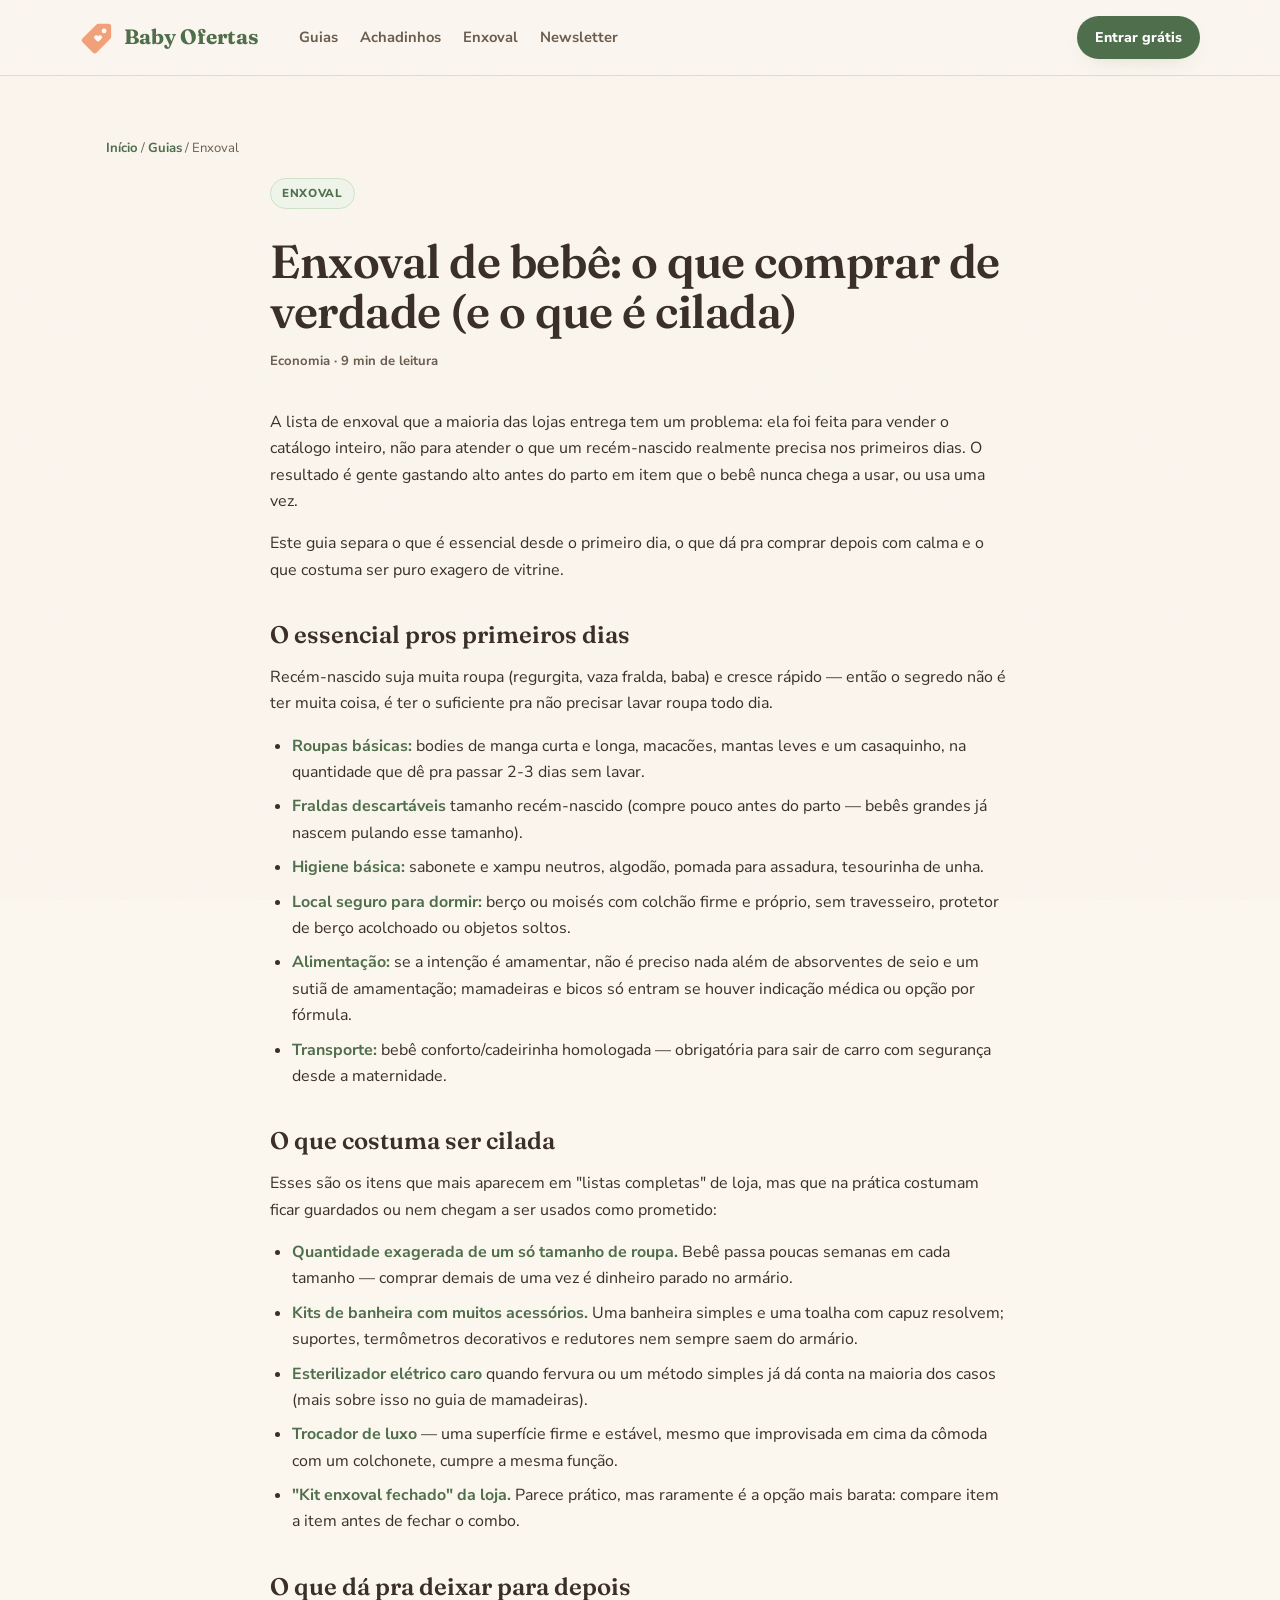
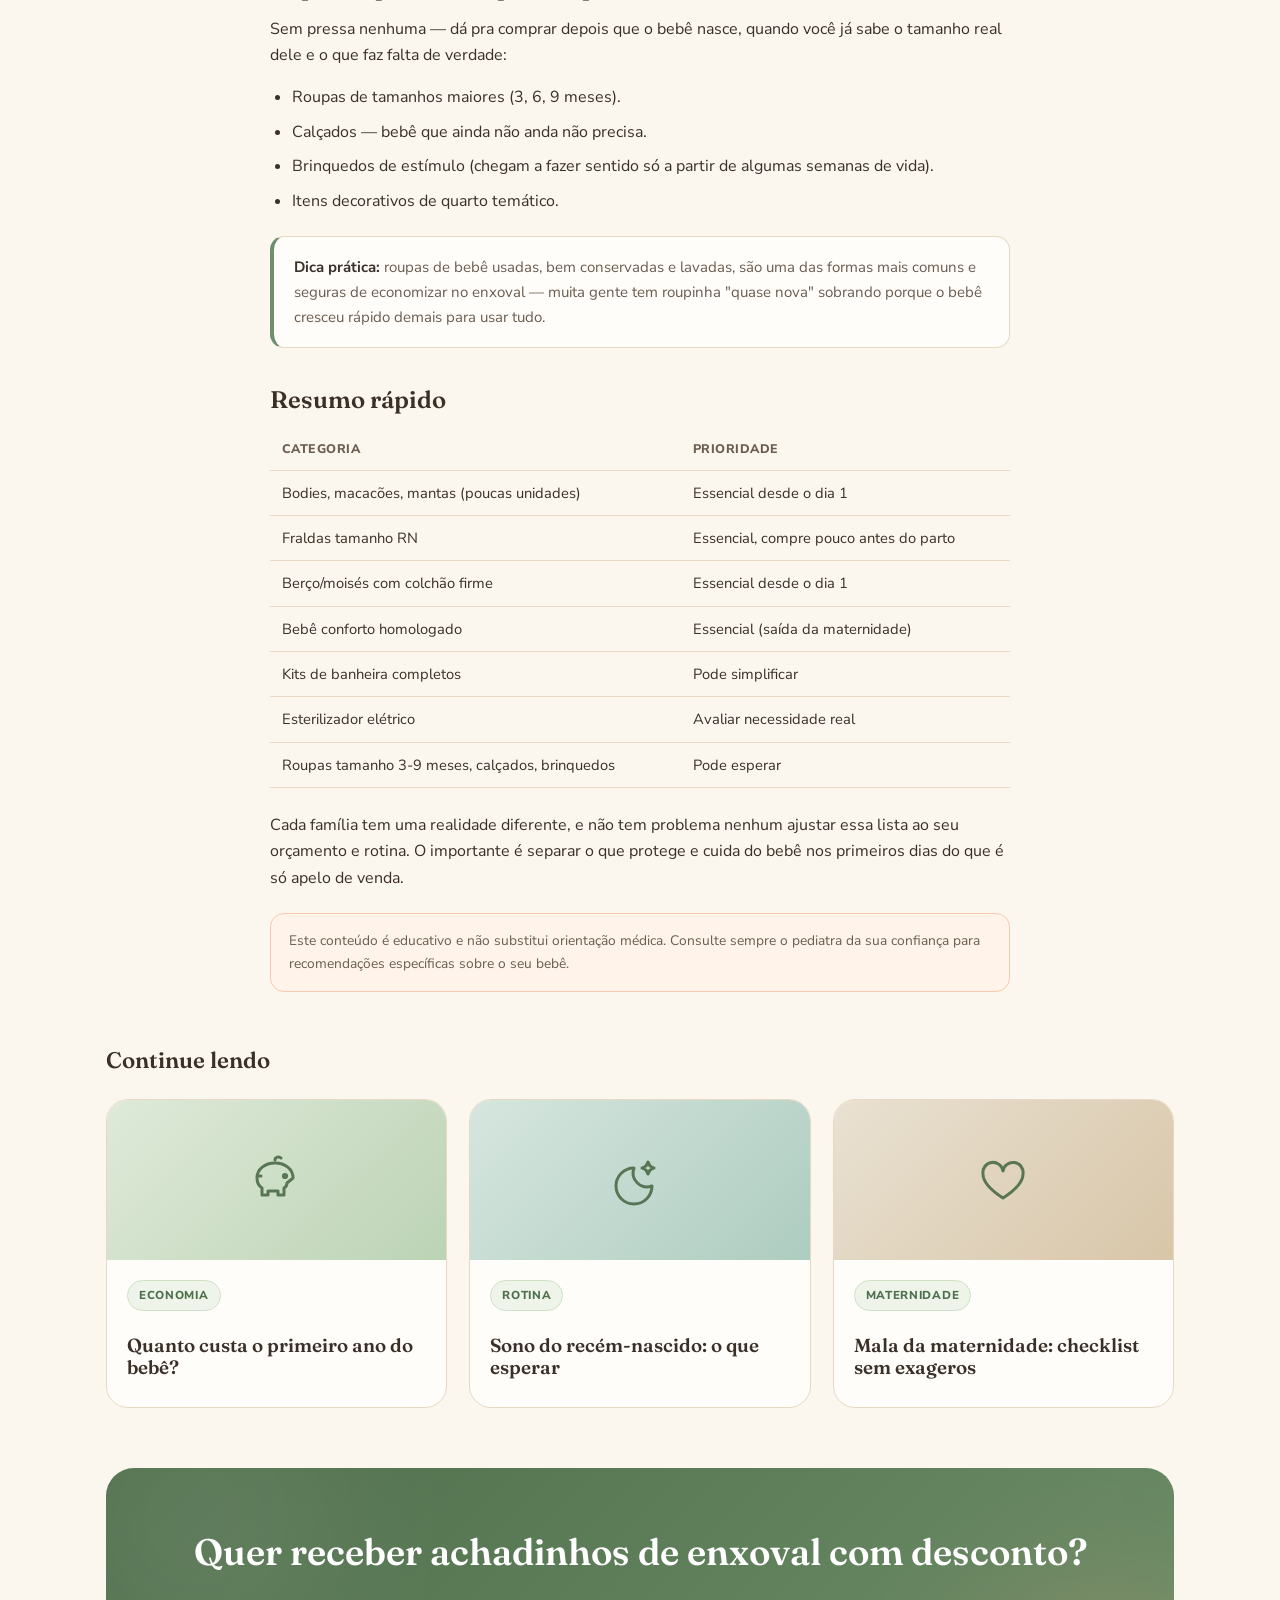
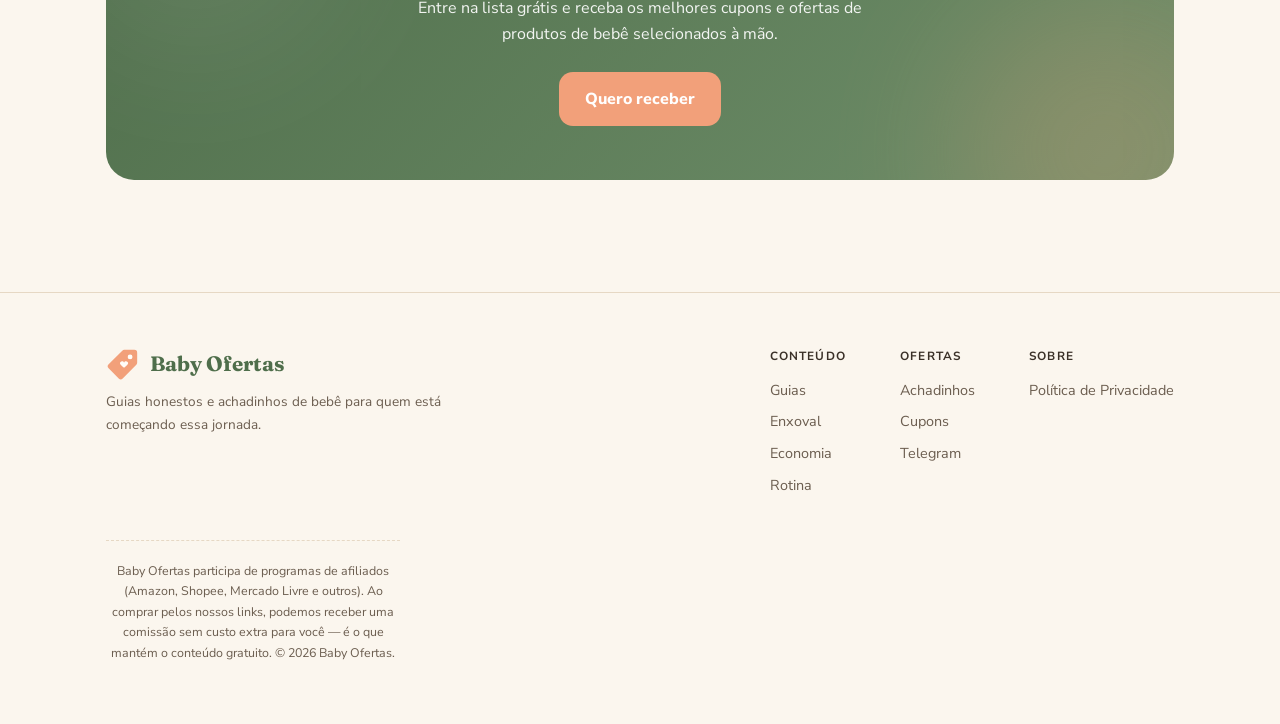
<file: guias/enxoval-o-que-comprar.html>
<!DOCTYPE html>
<html lang="pt-BR">
<head>
<meta charset="UTF-8">
<meta name="viewport" content="width=device-width, initial-scale=1.0">
<title>Enxoval de bebê: o que comprar de verdade (e o que é cilada) · Baby Ofertas</title>
<meta name="description" content="O essencial pros primeiros dias do bebê, o que pode esperar e onde a lista de enxoval das lojas costuma inflar seu gasto à toa.">
<link rel="preconnect" href="https://fonts.googleapis.com">
<link rel="preconnect" href="https://fonts.gstatic.com" crossorigin>
<link href="https://fonts.googleapis.com/css2?family=Fraunces:ital,opsz,wght@0,9..144,500;0,9..144,600;0,9..144,700;1,9..144,500&family=Nunito+Sans:wght@400;600;700;800;900&display=swap" rel="stylesheet">
<link rel="stylesheet" href="../css/site.css">
</head>
<body>

<svg width="0" height="0" style="position:absolute"><defs>
  <symbol id="mark" viewBox="0 0 48 48">
    <path d="M25.8 4H40a4 4 0 0 1 4 4v14.2a4 4 0 0 1-1.17 2.83L23.6 44.3a4 4 0 0 1-5.66 0L3.7 30.06a4 4 0 0 1 0-5.66L22.97 5.17A4 4 0 0 1 25.8 4Z" fill="#f2a07a"/>
    <circle cx="34" cy="14" r="3.4" fill="#fffdf9"/>
    <path d="M20.5 21.2c1.6-1.7 4.2-1.2 5 .9.8-2.1 3.4-2.6 5-.9 1.7 1.8.4 4.3-5 8-5.4-3.7-6.7-6.2-5-8Z" fill="#fffdf9"/>
  </symbol>
  <symbol id="i-piggy" viewBox="0 0 64 64"><g fill="none" stroke="#4f6e4b" stroke-width="3" stroke-linecap="round" stroke-linejoin="round"><path d="M48 30c0-9-8-15-18-15S12 21 12 30c0 4 2 8 5 10v7h6v-4h10v4h6v-7c2-1 3-3 3-5z"/><path d="M30 12c0-3 4-4 6-2"/><circle cx="40" cy="28" r="1.6" fill="#4f6e4b"/><path d="M16 28h-3"/></g></symbol>
  <symbol id="i-moon" viewBox="0 0 64 64"><g fill="none" stroke="#4f6e4b" stroke-width="3" stroke-linecap="round" stroke-linejoin="round"><path d="M44 38A18 18 0 1 1 26 20a14 14 0 0 0 18 18z"/><path d="M40 14l2 4 4 2-4 2-2 4-2-4-4-2 4-2z"/></g></symbol>
  <symbol id="i-heart" viewBox="0 0 64 64"><g fill="none" stroke="#4f6e4b" stroke-width="3" stroke-linecap="round" stroke-linejoin="round"><path d="M32 50C18 41 12 34 12 26a10 10 0 0 1 20-3 10 10 0 0 1 20 3c0 8-6 15-20 24z"/></g></symbol>
</defs></svg>

<header>
  <div class="wrap nav">
    <a class="brand" href="../index.html"><svg class="mk"><use href="#mark"/></svg> Baby Ofertas</a>
    <nav class="links">
      <a href="index.html">Guias</a>
      <a href="../index.html#achadinhos">Achadinhos</a>
      <a href="../index.html#enxoval">Enxoval</a>
      <a href="../index.html#newsletter">Newsletter</a>
    </nav>
    <a class="cta" href="../index.html#newsletter">Entrar grátis</a>
  </div>
</header>

<section>
  <div class="wrap">
    <div class="breadcrumb rv"><a href="../index.html">Início</a> / <a href="index.html">Guias</a> / Enxoval</div>

    <div class="article-head rv">
      <span class="tag">Enxoval</span>
      <h1>Enxoval de bebê: o que comprar de verdade (e o que é cilada)</h1>
      <div class="meta">Economia · 9 min de leitura</div>
    </div>

    <div class="article-body rv">
      <p>A lista de enxoval que a maioria das lojas entrega tem um problema: ela foi feita para vender o catálogo inteiro, não para atender o que um recém-nascido realmente precisa nos primeiros dias. O resultado é gente gastando alto antes do parto em item que o bebê nunca chega a usar, ou usa uma vez.</p>
      <p>Este guia separa o que é essencial desde o primeiro dia, o que dá pra comprar depois com calma e o que costuma ser puro exagero de vitrine.</p>

      <h2>O essencial pros primeiros dias</h2>
      <p>Recém-nascido suja muita roupa (regurgita, vaza fralda, baba) e cresce rápido — então o segredo não é ter muita coisa, é ter o suficiente pra não precisar lavar roupa todo dia.</p>
      <ul>
        <li><strong>Roupas básicas:</strong> bodies de manga curta e longa, macacões, mantas leves e um casaquinho, na quantidade que dê pra passar 2-3 dias sem lavar.</li>
        <li><strong>Fraldas descartáveis</strong> tamanho recém-nascido (compre pouco antes do parto — bebês grandes já nascem pulando esse tamanho).</li>
        <li><strong>Higiene básica:</strong> sabonete e xampu neutros, algodão, pomada para assadura, tesourinha de unha.</li>
        <li><strong>Local seguro para dormir:</strong> berço ou moisés com colchão firme e próprio, sem travesseiro, protetor de berço acolchoado ou objetos soltos.</li>
        <li><strong>Alimentação:</strong> se a intenção é amamentar, não é preciso nada além de absorventes de seio e um sutiã de amamentação; mamadeiras e bicos só entram se houver indicação médica ou opção por fórmula.</li>
        <li><strong>Transporte:</strong> bebê conforto/cadeirinha homologada — obrigatória para sair de carro com segurança desde a maternidade.</li>
      </ul>

      <h2>O que costuma ser cilada</h2>
      <p>Esses são os itens que mais aparecem em "listas completas" de loja, mas que na prática costumam ficar guardados ou nem chegam a ser usados como prometido:</p>
      <ul>
        <li><strong>Quantidade exagerada de um só tamanho de roupa.</strong> Bebê passa poucas semanas em cada tamanho — comprar demais de uma vez é dinheiro parado no armário.</li>
        <li><strong>Kits de banheira com muitos acessórios.</strong> Uma banheira simples e uma toalha com capuz resolvem; suportes, termômetros decorativos e redutores nem sempre saem do armário.</li>
        <li><strong>Esterilizador elétrico caro</strong> quando fervura ou um método simples já dá conta na maioria dos casos (mais sobre isso no guia de mamadeiras).</li>
        <li><strong>Trocador de luxo</strong> — uma superfície firme e estável, mesmo que improvisada em cima da cômoda com um colchonete, cumpre a mesma função.</li>
        <li><strong>"Kit enxoval fechado" da loja.</strong> Parece prático, mas raramente é a opção mais barata: compare item a item antes de fechar o combo.</li>
      </ul>

      <h2>O que dá pra deixar para depois</h2>
      <p>Sem pressa nenhuma — dá pra comprar depois que o bebê nasce, quando você já sabe o tamanho real dele e o que faz falta de verdade:</p>
      <ul>
        <li>Roupas de tamanhos maiores (3, 6, 9 meses).</li>
        <li>Calçados — bebê que ainda não anda não precisa.</li>
        <li>Brinquedos de estímulo (chegam a fazer sentido só a partir de algumas semanas de vida).</li>
        <li>Itens decorativos de quarto temático.</li>
      </ul>

      <div class="callout"><b>Dica prática:</b> roupas de bebê usadas, bem conservadas e lavadas, são uma das formas mais comuns e seguras de economizar no enxoval — muita gente tem roupinha "quase nova" sobrando porque o bebê cresceu rápido demais para usar tudo.</div>

      <h2>Resumo rápido</h2>
      <table>
        <tr><th>Categoria</th><th>Prioridade</th></tr>
        <tr><td>Bodies, macacões, mantas (poucas unidades)</td><td>Essencial desde o dia 1</td></tr>
        <tr><td>Fraldas tamanho RN</td><td>Essencial, compre pouco antes do parto</td></tr>
        <tr><td>Berço/moisés com colchão firme</td><td>Essencial desde o dia 1</td></tr>
        <tr><td>Bebê conforto homologado</td><td>Essencial (saída da maternidade)</td></tr>
        <tr><td>Kits de banheira completos</td><td>Pode simplificar</td></tr>
        <tr><td>Esterilizador elétrico</td><td>Avaliar necessidade real</td></tr>
        <tr><td>Roupas tamanho 3-9 meses, calçados, brinquedos</td><td>Pode esperar</td></tr>
      </table>

      <p>Cada família tem uma realidade diferente, e não tem problema nenhum ajustar essa lista ao seu orçamento e rotina. O importante é separar o que protege e cuida do bebê nos primeiros dias do que é só apelo de venda.</p>

      <div class="disclaimer-box">Este conteúdo é educativo e não substitui orientação médica. Consulte sempre o pediatra da sua confiança para recomendações específicas sobre o seu bebê.</div>
    </div>

    <div class="related rv">
      <h2>Continue lendo</h2>
      <div class="grid">
        <a class="card" href="quanto-custa-primeiro-ano.html"><div class="cover cv1"><svg style="width:64px;height:64px"><use href="#i-piggy"/></svg></div>
          <div class="c-body"><span class="tag">Economia</span><h3>Quanto custa o primeiro ano do bebê?</h3></div></a>
        <a class="card" href="sono-recem-nascido.html"><div class="cover cv4"><svg style="width:64px;height:64px"><use href="#i-moon"/></svg></div>
          <div class="c-body"><span class="tag">Rotina</span><h3>Sono do recém-nascido: o que esperar</h3></div></a>
        <a class="card" href="mala-da-maternidade.html"><div class="cover cv3"><svg style="width:64px;height:64px"><use href="#i-heart"/></svg></div>
          <div class="c-body"><span class="tag">Maternidade</span><h3>Mala da maternidade: checklist sem exageros</h3></div></a>
      </div>
    </div>

    <div class="cta-band rv" style="margin-top:60px">
      <div class="blob"></div><div class="blob r"></div>
      <h2>Quer receber achadinhos de enxoval com desconto?</h2>
      <p>Entre na lista grátis e receba os melhores cupons e ofertas de produtos de bebê selecionados à mão.</p>
      <a class="cta-btn" href="../index.html#newsletter" style="position:relative;z-index:2">Quero receber</a>
    </div>
  </div>
</section>

<footer>
  <div class="wrap">
    <div class="foot-grid">
      <div>
        <a class="brand" href="../index.html"><svg class="mk"><use href="#mark"/></svg> Baby Ofertas</a>
        <p>Guias honestos e achadinhos de bebê para quem está começando essa jornada.</p>
      </div>
      <div class="cols">
        <div class="col"><h5>Conteúdo</h5><a href="index.html">Guias</a><a href="../index.html#enxoval">Enxoval</a><a href="quanto-custa-primeiro-ano.html">Economia</a><a href="sono-recem-nascido.html">Rotina</a></div>
        <div class="col"><h5>Ofertas</h5><a href="../index.html#achadinhos">Achadinhos</a><a href="../index.html#newsletter">Cupons</a><a href="../index.html#newsletter">Telegram</a></div>
        <div class="col"><h5>Sobre</h5><a href="#" data-open-policy>Política de Privacidade</a></div>
      </div>
    </div>
    <p class="disclaim">Baby Ofertas participa de programas de afiliados (Amazon, Shopee, Mercado Livre e outros). Ao comprar pelos nossos links, podemos receber uma comissão sem custo extra para você — é o que mantém o conteúdo gratuito. © <span data-year></span> Baby Ofertas.</p>
  </div>
</footer>

<div class="modal" id="modal">
  <div class="modal-box">
    <h3>Política de Privacidade</h3>
    <p>Última atualização: <span id="polDate"></span></p>
    <h4>1. Quais dados coletamos</h4>
    <p>Seu e-mail (obrigatório) e, opcionalmente, seu nome e os canais de envio que você escolher. Registramos data/hora e IP do consentimento, como prova de opt-in.</p>
    <h4>2. Para que usamos</h4>
    <p>Exclusivamente para enviar ofertas, cupons e comunicações sobre produtos de bebê pelos canais que você autorizou. Não vendemos nem compartilhamos seus dados para marketing de terceiros.</p>
    <h4>3. Base legal</h4>
    <p>Tratamos seus dados com base no seu consentimento (art. 7º, I, da LGPD), livre, informado e específico para esta finalidade.</p>
    <h4>4. Seus direitos</h4>
    <p>Você pode acessar, corrigir, revogar o consentimento e pedir a exclusão dos seus dados quando quiser. Todo e-mail traz link de descadastro e, no Telegram, basta sair do canal.</p>
    <h4>5. Segurança</h4>
    <p>Dados armazenados com acesso restrito e em conexão segura (HTTPS).</p>
    <h4>6. Contato (Encarregado/DPO)</h4>
    <p><b>seu-email-de-contato@exemplo.com</b></p>
    <button class="close" id="closePolicy">Fechar</button>
  </div>
</div>

<script src="../js/site.js"></script>
</body>
</html>
</file>
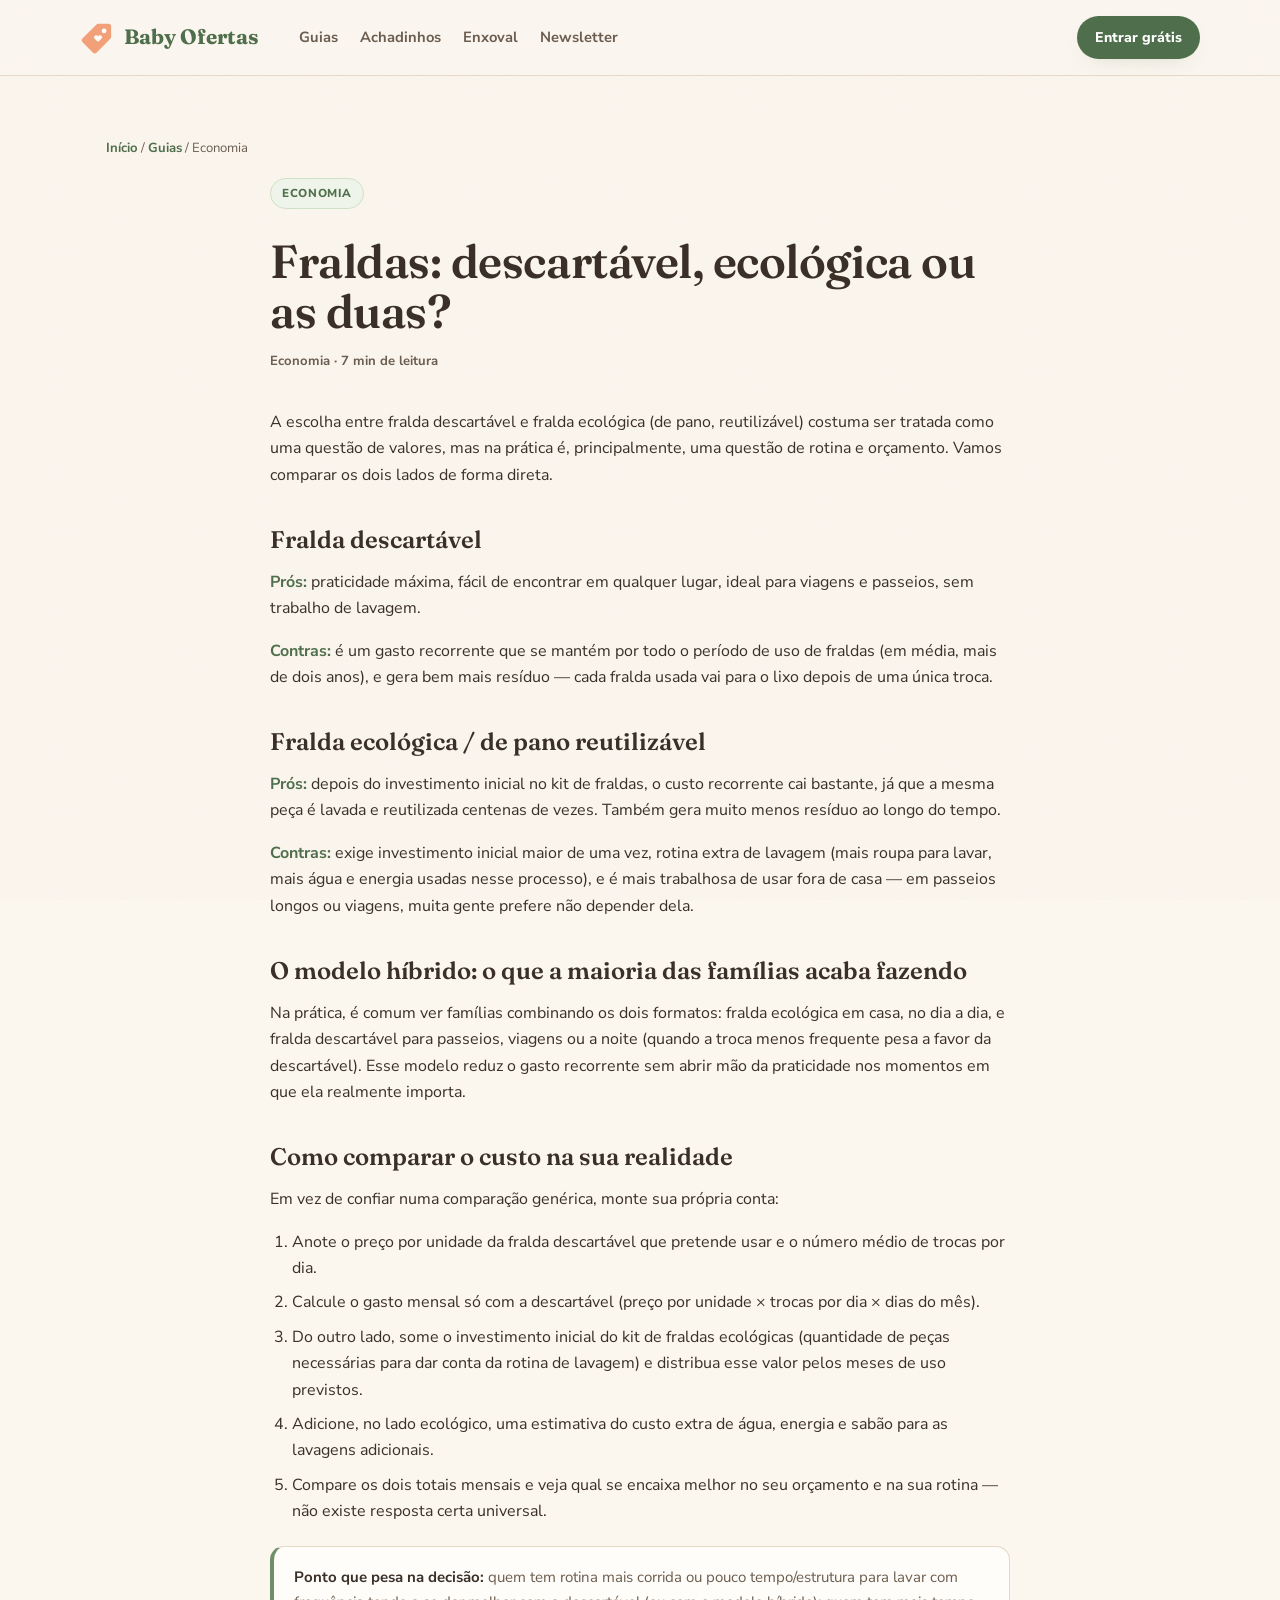
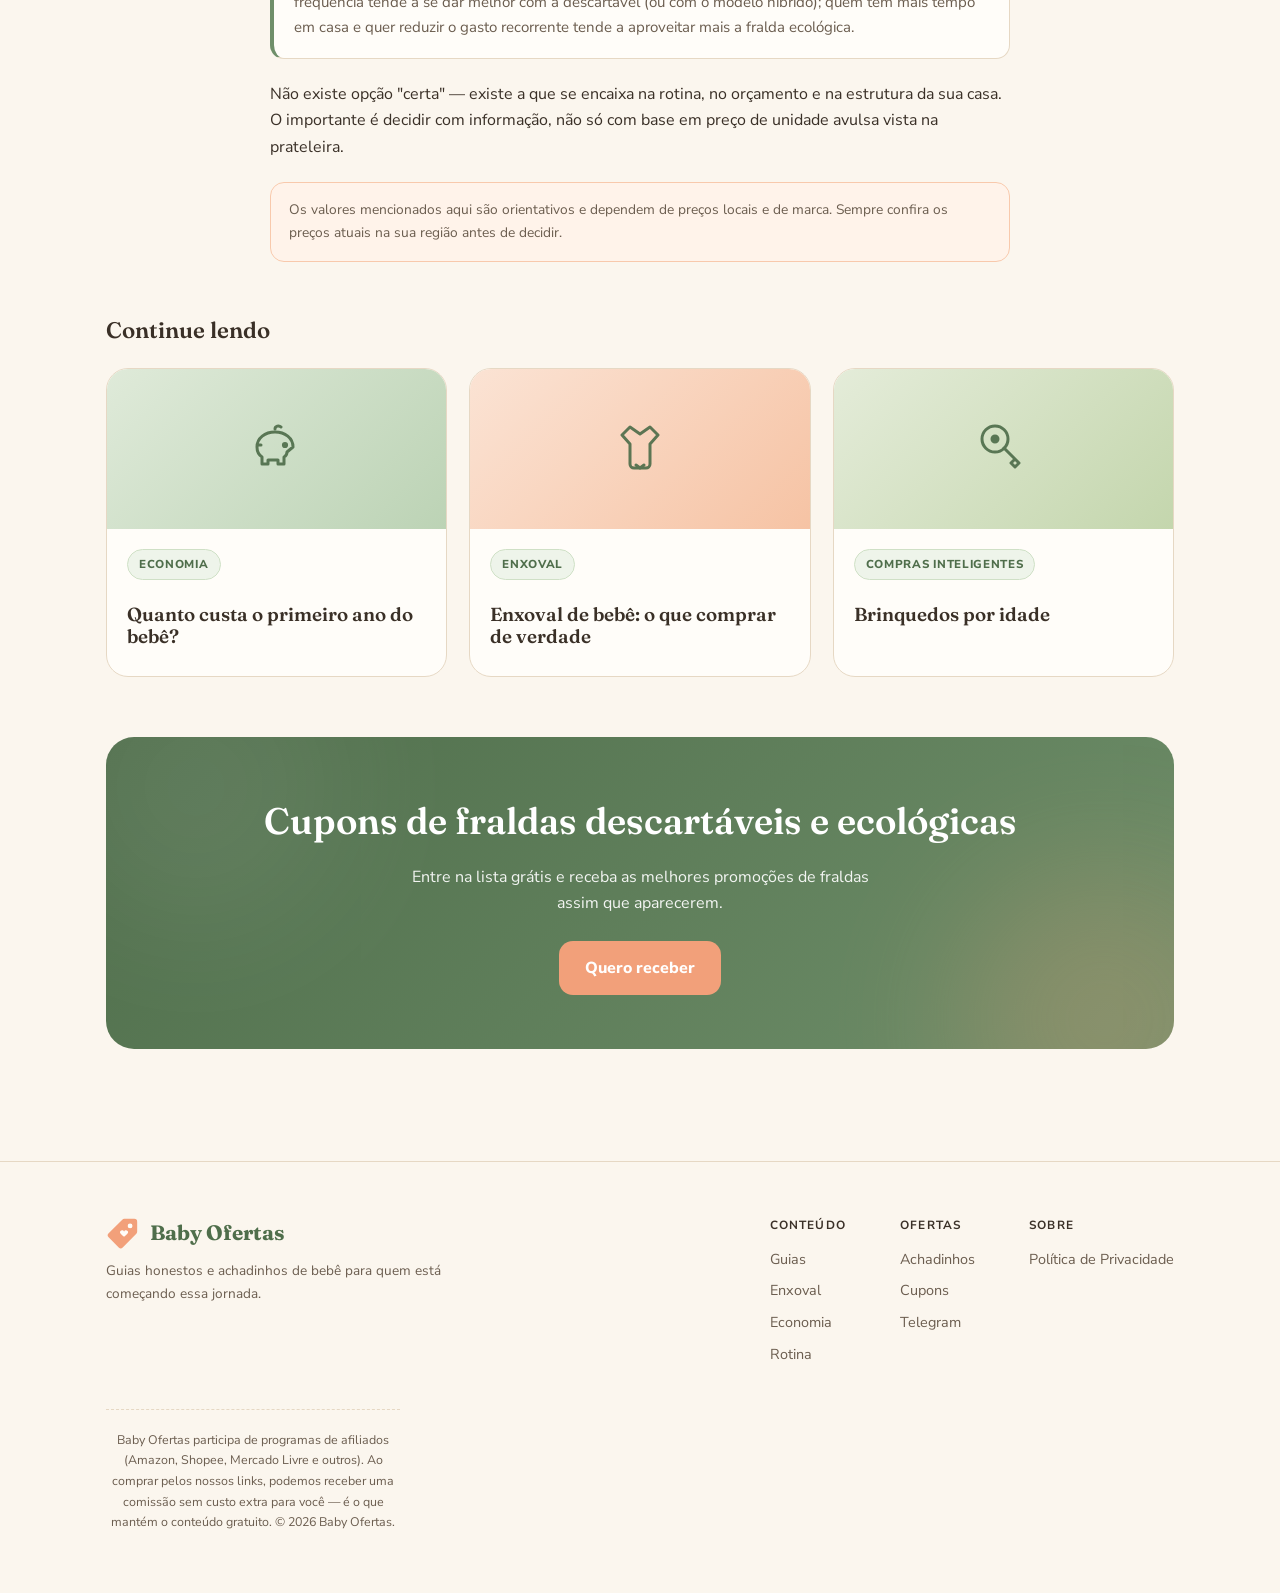
<file: guias/fraldas-descartavel-ou-ecologica.html>
<!DOCTYPE html>
<html lang="pt-BR">
<head>
<meta charset="UTF-8">
<meta name="viewport" content="width=device-width, initial-scale=1.0">
<title>Fraldas: descartável, ecológica ou as duas? · Baby Ofertas</title>
<meta name="description" content="Comparamos fralda descartável e fralda ecológica/reutilizável em praticidade, custo e rotina, para você decidir com calma.">
<link rel="preconnect" href="https://fonts.googleapis.com">
<link rel="preconnect" href="https://fonts.gstatic.com" crossorigin>
<link href="https://fonts.googleapis.com/css2?family=Fraunces:ital,opsz,wght@0,9..144,500;0,9..144,600;0,9..144,700;1,9..144,500&family=Nunito+Sans:wght@400;600;700;800;900&display=swap" rel="stylesheet">
<link rel="stylesheet" href="../css/site.css">
</head>
<body>

<svg width="0" height="0" style="position:absolute"><defs>
  <symbol id="mark" viewBox="0 0 48 48">
    <path d="M25.8 4H40a4 4 0 0 1 4 4v14.2a4 4 0 0 1-1.17 2.83L23.6 44.3a4 4 0 0 1-5.66 0L3.7 30.06a4 4 0 0 1 0-5.66L22.97 5.17A4 4 0 0 1 25.8 4Z" fill="#f2a07a"/>
    <circle cx="34" cy="14" r="3.4" fill="#fffdf9"/>
    <path d="M20.5 21.2c1.6-1.7 4.2-1.2 5 .9.8-2.1 3.4-2.6 5-.9 1.7 1.8.4 4.3-5 8-5.4-3.7-6.7-6.2-5-8Z" fill="#fffdf9"/>
  </symbol>
  <symbol id="i-piggy" viewBox="0 0 64 64"><g fill="none" stroke="#4f6e4b" stroke-width="3" stroke-linecap="round" stroke-linejoin="round"><path d="M48 30c0-9-8-15-18-15S12 21 12 30c0 4 2 8 5 10v7h6v-4h10v4h6v-7c2-1 3-3 3-5z"/><path d="M30 12c0-3 4-4 6-2"/><circle cx="40" cy="28" r="1.6" fill="#4f6e4b"/><path d="M16 28h-3"/></g></symbol>
  <symbol id="i-rattle" viewBox="0 0 64 64"><g fill="none" stroke="#4f6e4b" stroke-width="3" stroke-linecap="round" stroke-linejoin="round"><circle cx="24" cy="22" r="13"/><path d="M33 31 48 46M44 42l4 4-4 4-4-4z"/><circle cx="24" cy="22" r="3" fill="#4f6e4b"/></g></symbol>
  <symbol id="i-onesie" viewBox="0 0 64 64"><g fill="none" stroke="#4f6e4b" stroke-width="3" stroke-linecap="round" stroke-linejoin="round"><path d="M22 10l10 7 10-7 8 8-8 9v20a4 4 0 0 1-4 4H26a4 4 0 0 1-4-4V27l-8-9z"/><path d="M28 48l4 3 4-3"/></g></symbol>
</defs></svg>

<header>
  <div class="wrap nav">
    <a class="brand" href="../index.html"><svg class="mk"><use href="#mark"/></svg> Baby Ofertas</a>
    <nav class="links">
      <a href="index.html">Guias</a>
      <a href="../index.html#achadinhos">Achadinhos</a>
      <a href="../index.html#enxoval">Enxoval</a>
      <a href="../index.html#newsletter">Newsletter</a>
    </nav>
    <a class="cta" href="../index.html#newsletter">Entrar grátis</a>
  </div>
</header>

<section>
  <div class="wrap">
    <div class="breadcrumb rv"><a href="../index.html">Início</a> / <a href="index.html">Guias</a> / Economia</div>

    <div class="article-head rv">
      <span class="tag">Economia</span>
      <h1>Fraldas: descartável, ecológica ou as duas?</h1>
      <div class="meta">Economia · 7 min de leitura</div>
    </div>

    <div class="article-body rv">
      <p>A escolha entre fralda descartável e fralda ecológica (de pano, reutilizável) costuma ser tratada como uma questão de valores, mas na prática é, principalmente, uma questão de rotina e orçamento. Vamos comparar os dois lados de forma direta.</p>

      <h2>Fralda descartável</h2>
      <p><strong>Prós:</strong> praticidade máxima, fácil de encontrar em qualquer lugar, ideal para viagens e passeios, sem trabalho de lavagem.</p>
      <p><strong>Contras:</strong> é um gasto recorrente que se mantém por todo o período de uso de fraldas (em média, mais de dois anos), e gera bem mais resíduo — cada fralda usada vai para o lixo depois de uma única troca.</p>

      <h2>Fralda ecológica / de pano reutilizável</h2>
      <p><strong>Prós:</strong> depois do investimento inicial no kit de fraldas, o custo recorrente cai bastante, já que a mesma peça é lavada e reutilizada centenas de vezes. Também gera muito menos resíduo ao longo do tempo.</p>
      <p><strong>Contras:</strong> exige investimento inicial maior de uma vez, rotina extra de lavagem (mais roupa para lavar, mais água e energia usadas nesse processo), e é mais trabalhosa de usar fora de casa — em passeios longos ou viagens, muita gente prefere não depender dela.</p>

      <h2>O modelo híbrido: o que a maioria das famílias acaba fazendo</h2>
      <p>Na prática, é comum ver famílias combinando os dois formatos: fralda ecológica em casa, no dia a dia, e fralda descartável para passeios, viagens ou a noite (quando a troca menos frequente pesa a favor da descartável). Esse modelo reduz o gasto recorrente sem abrir mão da praticidade nos momentos em que ela realmente importa.</p>

      <h2>Como comparar o custo na sua realidade</h2>
      <p>Em vez de confiar numa comparação genérica, monte sua própria conta:</p>
      <ol>
        <li>Anote o preço por unidade da fralda descartável que pretende usar e o número médio de trocas por dia.</li>
        <li>Calcule o gasto mensal só com a descartável (preço por unidade × trocas por dia × dias do mês).</li>
        <li>Do outro lado, some o investimento inicial do kit de fraldas ecológicas (quantidade de peças necessárias para dar conta da rotina de lavagem) e distribua esse valor pelos meses de uso previstos.</li>
        <li>Adicione, no lado ecológico, uma estimativa do custo extra de água, energia e sabão para as lavagens adicionais.</li>
        <li>Compare os dois totais mensais e veja qual se encaixa melhor no seu orçamento e na sua rotina — não existe resposta certa universal.</li>
      </ol>

      <div class="callout"><b>Ponto que pesa na decisão:</b> quem tem rotina mais corrida ou pouco tempo/estrutura para lavar com frequência tende a se dar melhor com a descartável (ou com o modelo híbrido); quem tem mais tempo em casa e quer reduzir o gasto recorrente tende a aproveitar mais a fralda ecológica.</div>

      <p>Não existe opção "certa" — existe a que se encaixa na rotina, no orçamento e na estrutura da sua casa. O importante é decidir com informação, não só com base em preço de unidade avulsa vista na prateleira.</p>

      <div class="disclaimer-box">Os valores mencionados aqui são orientativos e dependem de preços locais e de marca. Sempre confira os preços atuais na sua região antes de decidir.</div>
    </div>

    <div class="related rv">
      <h2>Continue lendo</h2>
      <div class="grid">
        <a class="card" href="quanto-custa-primeiro-ano.html"><div class="cover cv1"><svg style="width:64px;height:64px"><use href="#i-piggy"/></svg></div>
          <div class="c-body"><span class="tag">Economia</span><h3>Quanto custa o primeiro ano do bebê?</h3></div></a>
        <a class="card" href="enxoval-o-que-comprar.html"><div class="cover cv2"><svg style="width:64px;height:64px"><use href="#i-onesie"/></svg></div>
          <div class="c-body"><span class="tag">Enxoval</span><h3>Enxoval de bebê: o que comprar de verdade</h3></div></a>
        <a class="card" href="brinquedos-por-idade.html"><div class="cover cv6"><svg style="width:64px;height:64px"><use href="#i-rattle"/></svg></div>
          <div class="c-body"><span class="tag">Compras inteligentes</span><h3>Brinquedos por idade</h3></div></a>
      </div>
    </div>

    <div class="cta-band rv" style="margin-top:60px">
      <div class="blob"></div><div class="blob r"></div>
      <h2>Cupons de fraldas descartáveis e ecológicas</h2>
      <p>Entre na lista grátis e receba as melhores promoções de fraldas assim que aparecerem.</p>
      <a class="cta-btn" href="../index.html#newsletter" style="position:relative;z-index:2">Quero receber</a>
    </div>
  </div>
</section>

<footer>
  <div class="wrap">
    <div class="foot-grid">
      <div>
        <a class="brand" href="../index.html"><svg class="mk"><use href="#mark"/></svg> Baby Ofertas</a>
        <p>Guias honestos e achadinhos de bebê para quem está começando essa jornada.</p>
      </div>
      <div class="cols">
        <div class="col"><h5>Conteúdo</h5><a href="index.html">Guias</a><a href="../index.html#enxoval">Enxoval</a><a href="quanto-custa-primeiro-ano.html">Economia</a><a href="sono-recem-nascido.html">Rotina</a></div>
        <div class="col"><h5>Ofertas</h5><a href="../index.html#achadinhos">Achadinhos</a><a href="../index.html#newsletter">Cupons</a><a href="../index.html#newsletter">Telegram</a></div>
        <div class="col"><h5>Sobre</h5><a href="#" data-open-policy>Política de Privacidade</a></div>
      </div>
    </div>
    <p class="disclaim">Baby Ofertas participa de programas de afiliados (Amazon, Shopee, Mercado Livre e outros). Ao comprar pelos nossos links, podemos receber uma comissão sem custo extra para você — é o que mantém o conteúdo gratuito. © <span data-year></span> Baby Ofertas.</p>
  </div>
</footer>

<div class="modal" id="modal">
  <div class="modal-box">
    <h3>Política de Privacidade</h3>
    <p>Última atualização: <span id="polDate"></span></p>
    <h4>1. Quais dados coletamos</h4>
    <p>Seu e-mail (obrigatório) e, opcionalmente, seu nome e os canais de envio que você escolher. Registramos data/hora e IP do consentimento, como prova de opt-in.</p>
    <h4>2. Para que usamos</h4>
    <p>Exclusivamente para enviar ofertas, cupons e comunicações sobre produtos de bebê pelos canais que você autorizou. Não vendemos nem compartilhamos seus dados para marketing de terceiros.</p>
    <h4>3. Base legal</h4>
    <p>Tratamos seus dados com base no seu consentimento (art. 7º, I, da LGPD), livre, informado e específico para esta finalidade.</p>
    <h4>4. Seus direitos</h4>
    <p>Você pode acessar, corrigir, revogar o consentimento e pedir a exclusão dos seus dados quando quiser. Todo e-mail traz link de descadastro e, no Telegram, basta sair do canal.</p>
    <h4>5. Segurança</h4>
    <p>Dados armazenados com acesso restrito e em conexão segura (HTTPS).</p>
    <h4>6. Contato (Encarregado/DPO)</h4>
    <p><b>seu-email-de-contato@exemplo.com</b></p>
    <button class="close" id="closePolicy">Fechar</button>
  </div>
</div>

<script src="../js/site.js"></script>
</body>
</html>
</file>
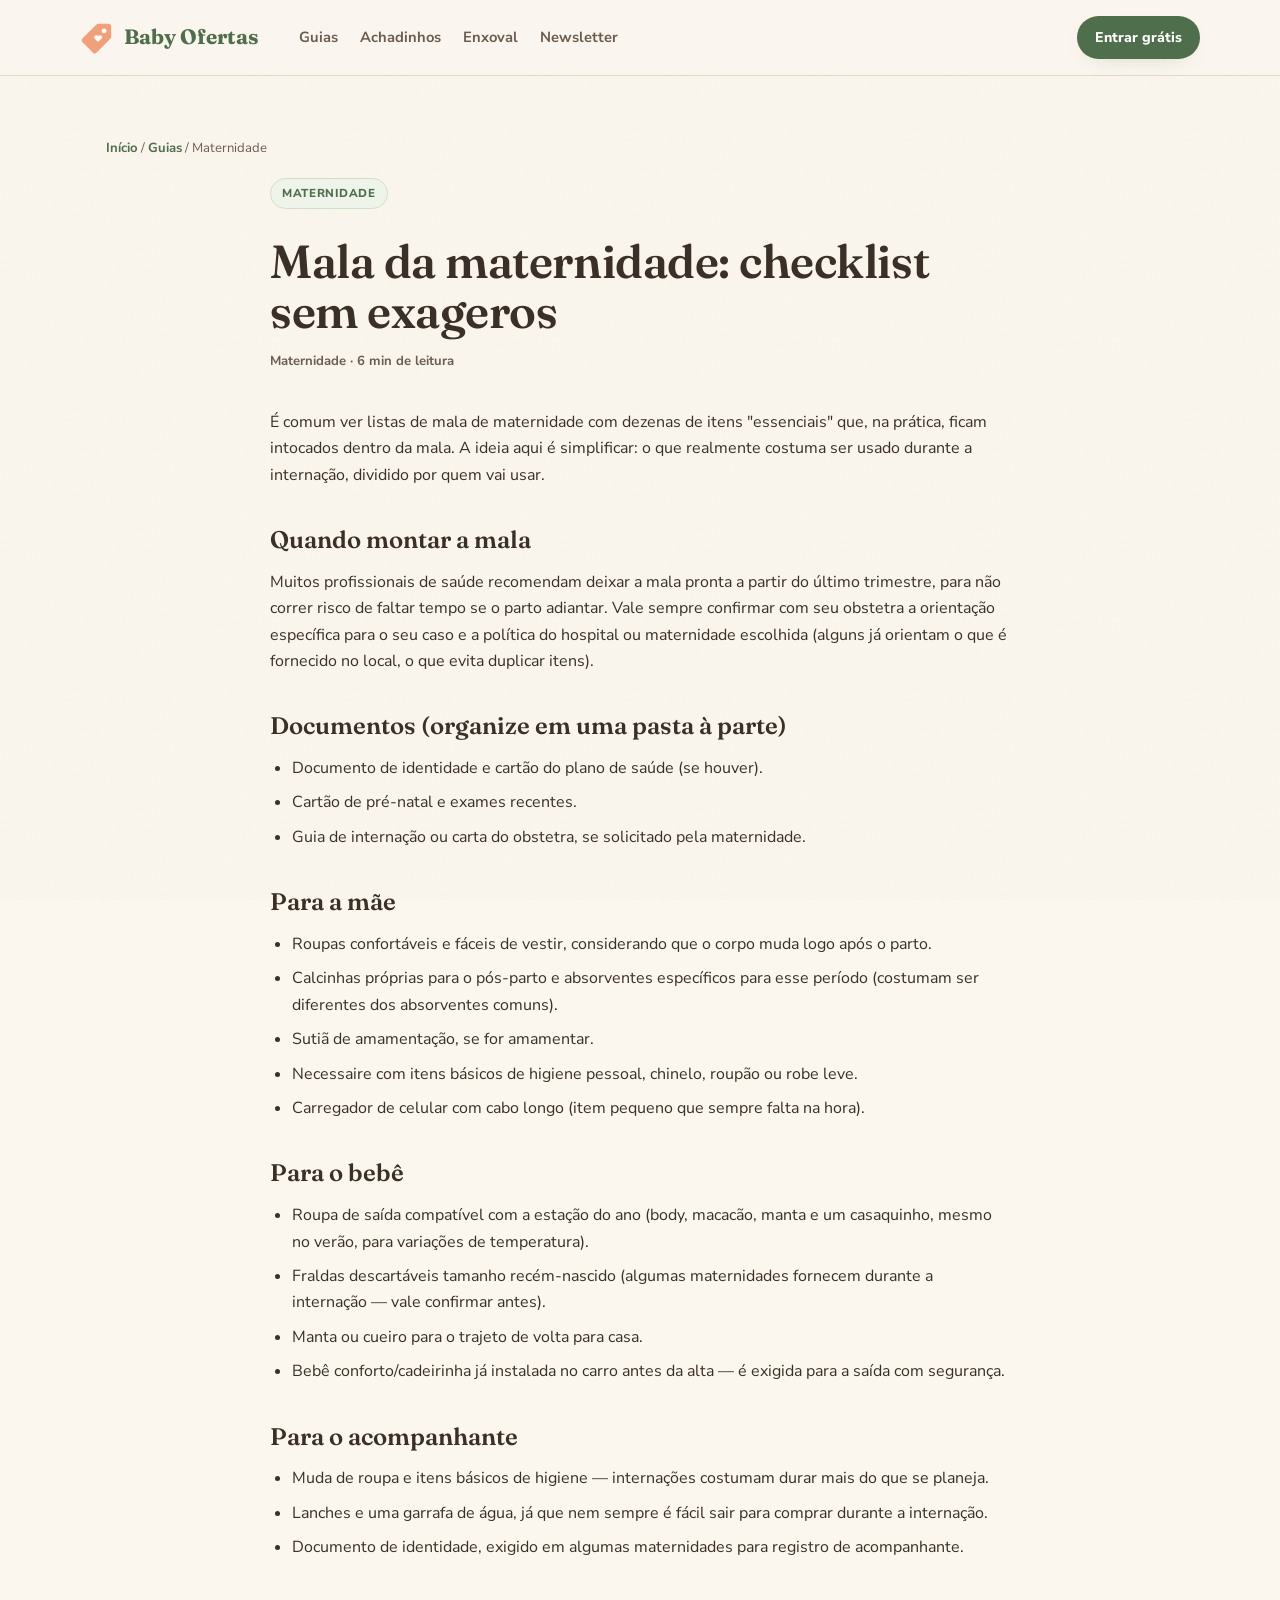
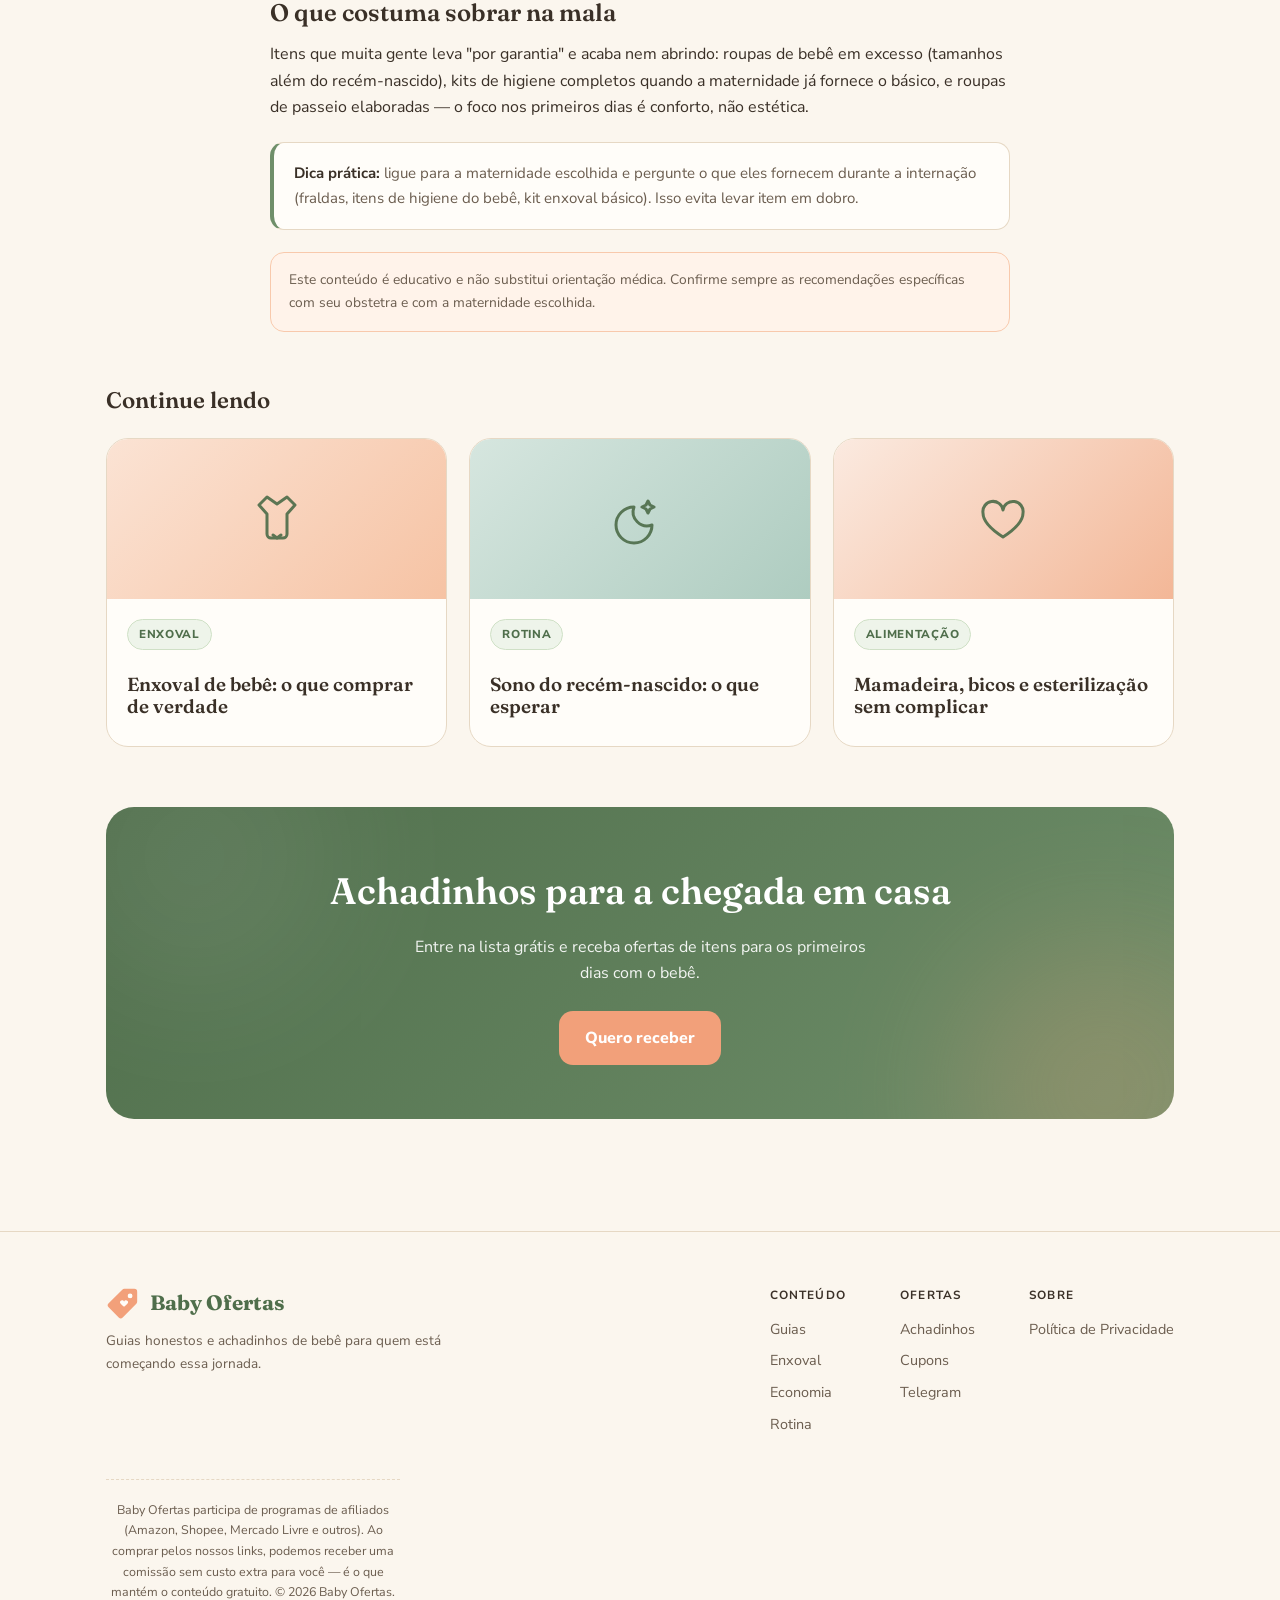
<file: guias/mala-da-maternidade.html>
<!DOCTYPE html>
<html lang="pt-BR">
<head>
<meta charset="UTF-8">
<meta name="viewport" content="width=device-width, initial-scale=1.0">
<title>Mala da maternidade: checklist sem exageros · Baby Ofertas</title>
<meta name="description" content="O que levar de verdade para a maternidade — para você, para o bebê e para o acompanhante — sem exagerar na mala.">
<link rel="preconnect" href="https://fonts.googleapis.com">
<link rel="preconnect" href="https://fonts.gstatic.com" crossorigin>
<link href="https://fonts.googleapis.com/css2?family=Fraunces:ital,opsz,wght@0,9..144,500;0,9..144,600;0,9..144,700;1,9..144,500&family=Nunito+Sans:wght@400;600;700;800;900&display=swap" rel="stylesheet">
<link rel="stylesheet" href="../css/site.css">
</head>
<body>

<svg width="0" height="0" style="position:absolute"><defs>
  <symbol id="mark" viewBox="0 0 48 48">
    <path d="M25.8 4H40a4 4 0 0 1 4 4v14.2a4 4 0 0 1-1.17 2.83L23.6 44.3a4 4 0 0 1-5.66 0L3.7 30.06a4 4 0 0 1 0-5.66L22.97 5.17A4 4 0 0 1 25.8 4Z" fill="#f2a07a"/>
    <circle cx="34" cy="14" r="3.4" fill="#fffdf9"/>
    <path d="M20.5 21.2c1.6-1.7 4.2-1.2 5 .9.8-2.1 3.4-2.6 5-.9 1.7 1.8.4 4.3-5 8-5.4-3.7-6.7-6.2-5-8Z" fill="#fffdf9"/>
  </symbol>
  <symbol id="i-heart" viewBox="0 0 64 64"><g fill="none" stroke="#4f6e4b" stroke-width="3" stroke-linecap="round" stroke-linejoin="round"><path d="M32 50C18 41 12 34 12 26a10 10 0 0 1 20-3 10 10 0 0 1 20 3c0 8-6 15-20 24z"/></g></symbol>
  <symbol id="i-onesie" viewBox="0 0 64 64"><g fill="none" stroke="#4f6e4b" stroke-width="3" stroke-linecap="round" stroke-linejoin="round"><path d="M22 10l10 7 10-7 8 8-8 9v20a4 4 0 0 1-4 4H26a4 4 0 0 1-4-4V27l-8-9z"/><path d="M28 48l4 3 4-3"/></g></symbol>
  <symbol id="i-moon" viewBox="0 0 64 64"><g fill="none" stroke="#4f6e4b" stroke-width="3" stroke-linecap="round" stroke-linejoin="round"><path d="M44 38A18 18 0 1 1 26 20a14 14 0 0 0 18 18z"/><path d="M40 14l2 4 4 2-4 2-2 4-2-4-4-2 4-2z"/></g></symbol>
</defs></svg>

<header>
  <div class="wrap nav">
    <a class="brand" href="../index.html"><svg class="mk"><use href="#mark"/></svg> Baby Ofertas</a>
    <nav class="links">
      <a href="index.html">Guias</a>
      <a href="../index.html#achadinhos">Achadinhos</a>
      <a href="../index.html#enxoval">Enxoval</a>
      <a href="../index.html#newsletter">Newsletter</a>
    </nav>
    <a class="cta" href="../index.html#newsletter">Entrar grátis</a>
  </div>
</header>

<section>
  <div class="wrap">
    <div class="breadcrumb rv"><a href="../index.html">Início</a> / <a href="index.html">Guias</a> / Maternidade</div>

    <div class="article-head rv">
      <span class="tag">Maternidade</span>
      <h1>Mala da maternidade: checklist sem exageros</h1>
      <div class="meta">Maternidade · 6 min de leitura</div>
    </div>

    <div class="article-body rv">
      <p>É comum ver listas de mala de maternidade com dezenas de itens "essenciais" que, na prática, ficam intocados dentro da mala. A ideia aqui é simplificar: o que realmente costuma ser usado durante a internação, dividido por quem vai usar.</p>

      <h2>Quando montar a mala</h2>
      <p>Muitos profissionais de saúde recomendam deixar a mala pronta a partir do último trimestre, para não correr risco de faltar tempo se o parto adiantar. Vale sempre confirmar com seu obstetra a orientação específica para o seu caso e a política do hospital ou maternidade escolhida (alguns já orientam o que é fornecido no local, o que evita duplicar itens).</p>

      <h2>Documentos (organize em uma pasta à parte)</h2>
      <ul>
        <li>Documento de identidade e cartão do plano de saúde (se houver).</li>
        <li>Cartão de pré-natal e exames recentes.</li>
        <li>Guia de internação ou carta do obstetra, se solicitado pela maternidade.</li>
      </ul>

      <h2>Para a mãe</h2>
      <ul>
        <li>Roupas confortáveis e fáceis de vestir, considerando que o corpo muda logo após o parto.</li>
        <li>Calcinhas próprias para o pós-parto e absorventes específicos para esse período (costumam ser diferentes dos absorventes comuns).</li>
        <li>Sutiã de amamentação, se for amamentar.</li>
        <li>Necessaire com itens básicos de higiene pessoal, chinelo, roupão ou robe leve.</li>
        <li>Carregador de celular com cabo longo (item pequeno que sempre falta na hora).</li>
      </ul>

      <h2>Para o bebê</h2>
      <ul>
        <li>Roupa de saída compatível com a estação do ano (body, macacão, manta e um casaquinho, mesmo no verão, para variações de temperatura).</li>
        <li>Fraldas descartáveis tamanho recém-nascido (algumas maternidades fornecem durante a internação — vale confirmar antes).</li>
        <li>Manta ou cueiro para o trajeto de volta para casa.</li>
        <li>Bebê conforto/cadeirinha já instalada no carro antes da alta — é exigida para a saída com segurança.</li>
      </ul>

      <h2>Para o acompanhante</h2>
      <ul>
        <li>Muda de roupa e itens básicos de higiene — internações costumam durar mais do que se planeja.</li>
        <li>Lanches e uma garrafa de água, já que nem sempre é fácil sair para comprar durante a internação.</li>
        <li>Documento de identidade, exigido em algumas maternidades para registro de acompanhante.</li>
      </ul>

      <h2>O que costuma sobrar na mala</h2>
      <p>Itens que muita gente leva "por garantia" e acaba nem abrindo: roupas de bebê em excesso (tamanhos além do recém-nascido), kits de higiene completos quando a maternidade já fornece o básico, e roupas de passeio elaboradas — o foco nos primeiros dias é conforto, não estética.</p>

      <div class="callout"><b>Dica prática:</b> ligue para a maternidade escolhida e pergunte o que eles fornecem durante a internação (fraldas, itens de higiene do bebê, kit enxoval básico). Isso evita levar item em dobro.</div>

      <div class="disclaimer-box">Este conteúdo é educativo e não substitui orientação médica. Confirme sempre as recomendações específicas com seu obstetra e com a maternidade escolhida.</div>
    </div>

    <div class="related rv">
      <h2>Continue lendo</h2>
      <div class="grid">
        <a class="card" href="enxoval-o-que-comprar.html"><div class="cover cv2"><svg style="width:64px;height:64px"><use href="#i-onesie"/></svg></div>
          <div class="c-body"><span class="tag">Enxoval</span><h3>Enxoval de bebê: o que comprar de verdade</h3></div></a>
        <a class="card" href="sono-recem-nascido.html"><div class="cover cv4"><svg style="width:64px;height:64px"><use href="#i-moon"/></svg></div>
          <div class="c-body"><span class="tag">Rotina</span><h3>Sono do recém-nascido: o que esperar</h3></div></a>
        <a class="card" href="mamadeira-bicos-esterilizacao.html"><div class="cover cv5"><svg style="width:64px;height:64px"><use href="#i-heart"/></svg></div>
          <div class="c-body"><span class="tag">Alimentação</span><h3>Mamadeira, bicos e esterilização sem complicar</h3></div></a>
      </div>
    </div>

    <div class="cta-band rv" style="margin-top:60px">
      <div class="blob"></div><div class="blob r"></div>
      <h2>Achadinhos para a chegada em casa</h2>
      <p>Entre na lista grátis e receba ofertas de itens para os primeiros dias com o bebê.</p>
      <a class="cta-btn" href="../index.html#newsletter" style="position:relative;z-index:2">Quero receber</a>
    </div>
  </div>
</section>

<footer>
  <div class="wrap">
    <div class="foot-grid">
      <div>
        <a class="brand" href="../index.html"><svg class="mk"><use href="#mark"/></svg> Baby Ofertas</a>
        <p>Guias honestos e achadinhos de bebê para quem está começando essa jornada.</p>
      </div>
      <div class="cols">
        <div class="col"><h5>Conteúdo</h5><a href="index.html">Guias</a><a href="../index.html#enxoval">Enxoval</a><a href="quanto-custa-primeiro-ano.html">Economia</a><a href="sono-recem-nascido.html">Rotina</a></div>
        <div class="col"><h5>Ofertas</h5><a href="../index.html#achadinhos">Achadinhos</a><a href="../index.html#newsletter">Cupons</a><a href="../index.html#newsletter">Telegram</a></div>
        <div class="col"><h5>Sobre</h5><a href="#" data-open-policy>Política de Privacidade</a></div>
      </div>
    </div>
    <p class="disclaim">Baby Ofertas participa de programas de afiliados (Amazon, Shopee, Mercado Livre e outros). Ao comprar pelos nossos links, podemos receber uma comissão sem custo extra para você — é o que mantém o conteúdo gratuito. © <span data-year></span> Baby Ofertas.</p>
  </div>
</footer>

<div class="modal" id="modal">
  <div class="modal-box">
    <h3>Política de Privacidade</h3>
    <p>Última atualização: <span id="polDate"></span></p>
    <h4>1. Quais dados coletamos</h4>
    <p>Seu e-mail (obrigatório) e, opcionalmente, seu nome e os canais de envio que você escolher. Registramos data/hora e IP do consentimento, como prova de opt-in.</p>
    <h4>2. Para que usamos</h4>
    <p>Exclusivamente para enviar ofertas, cupons e comunicações sobre produtos de bebê pelos canais que você autorizou. Não vendemos nem compartilhamos seus dados para marketing de terceiros.</p>
    <h4>3. Base legal</h4>
    <p>Tratamos seus dados com base no seu consentimento (art. 7º, I, da LGPD), livre, informado e específico para esta finalidade.</p>
    <h4>4. Seus direitos</h4>
    <p>Você pode acessar, corrigir, revogar o consentimento e pedir a exclusão dos seus dados quando quiser. Todo e-mail traz link de descadastro e, no Telegram, basta sair do canal.</p>
    <h4>5. Segurança</h4>
    <p>Dados armazenados com acesso restrito e em conexão segura (HTTPS).</p>
    <h4>6. Contato (Encarregado/DPO)</h4>
    <p><b>seu-email-de-contato@exemplo.com</b></p>
    <button class="close" id="closePolicy">Fechar</button>
  </div>
</div>

<script src="../js/site.js"></script>
</body>
</html>
</file>
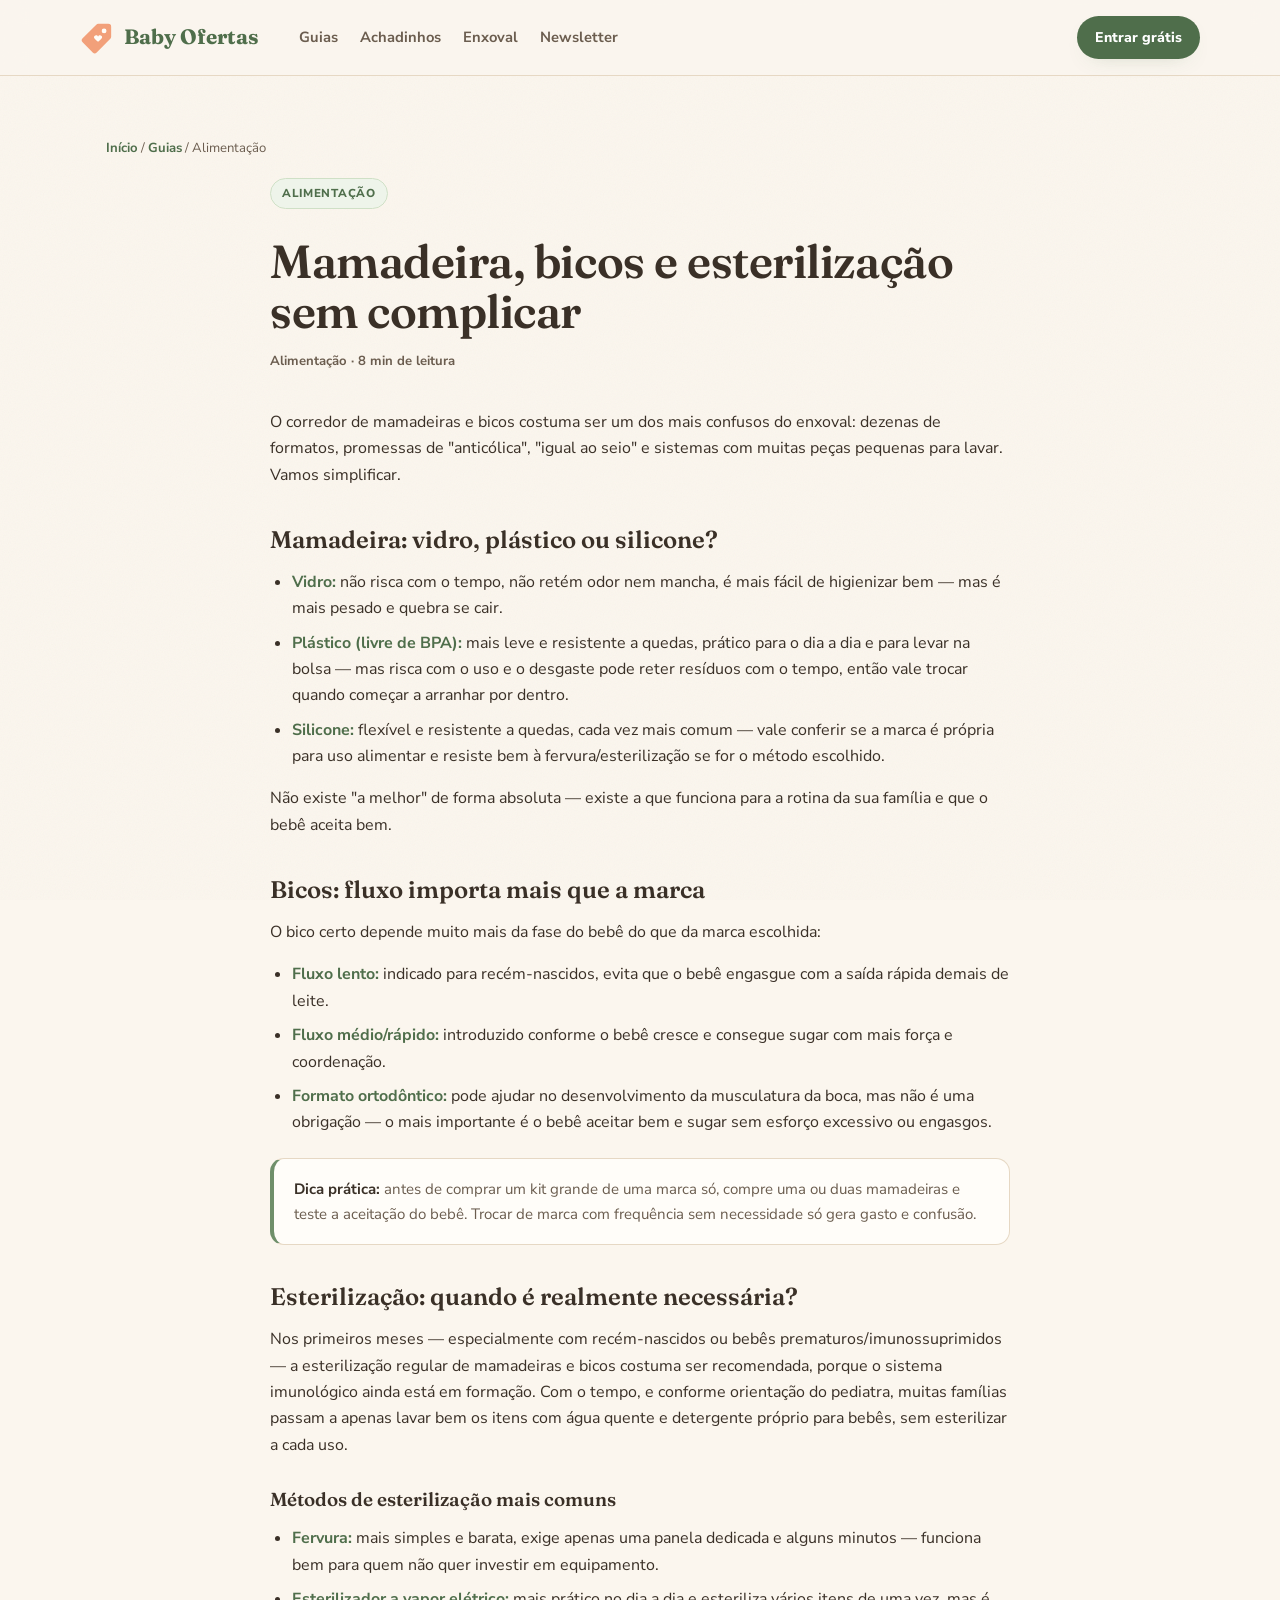
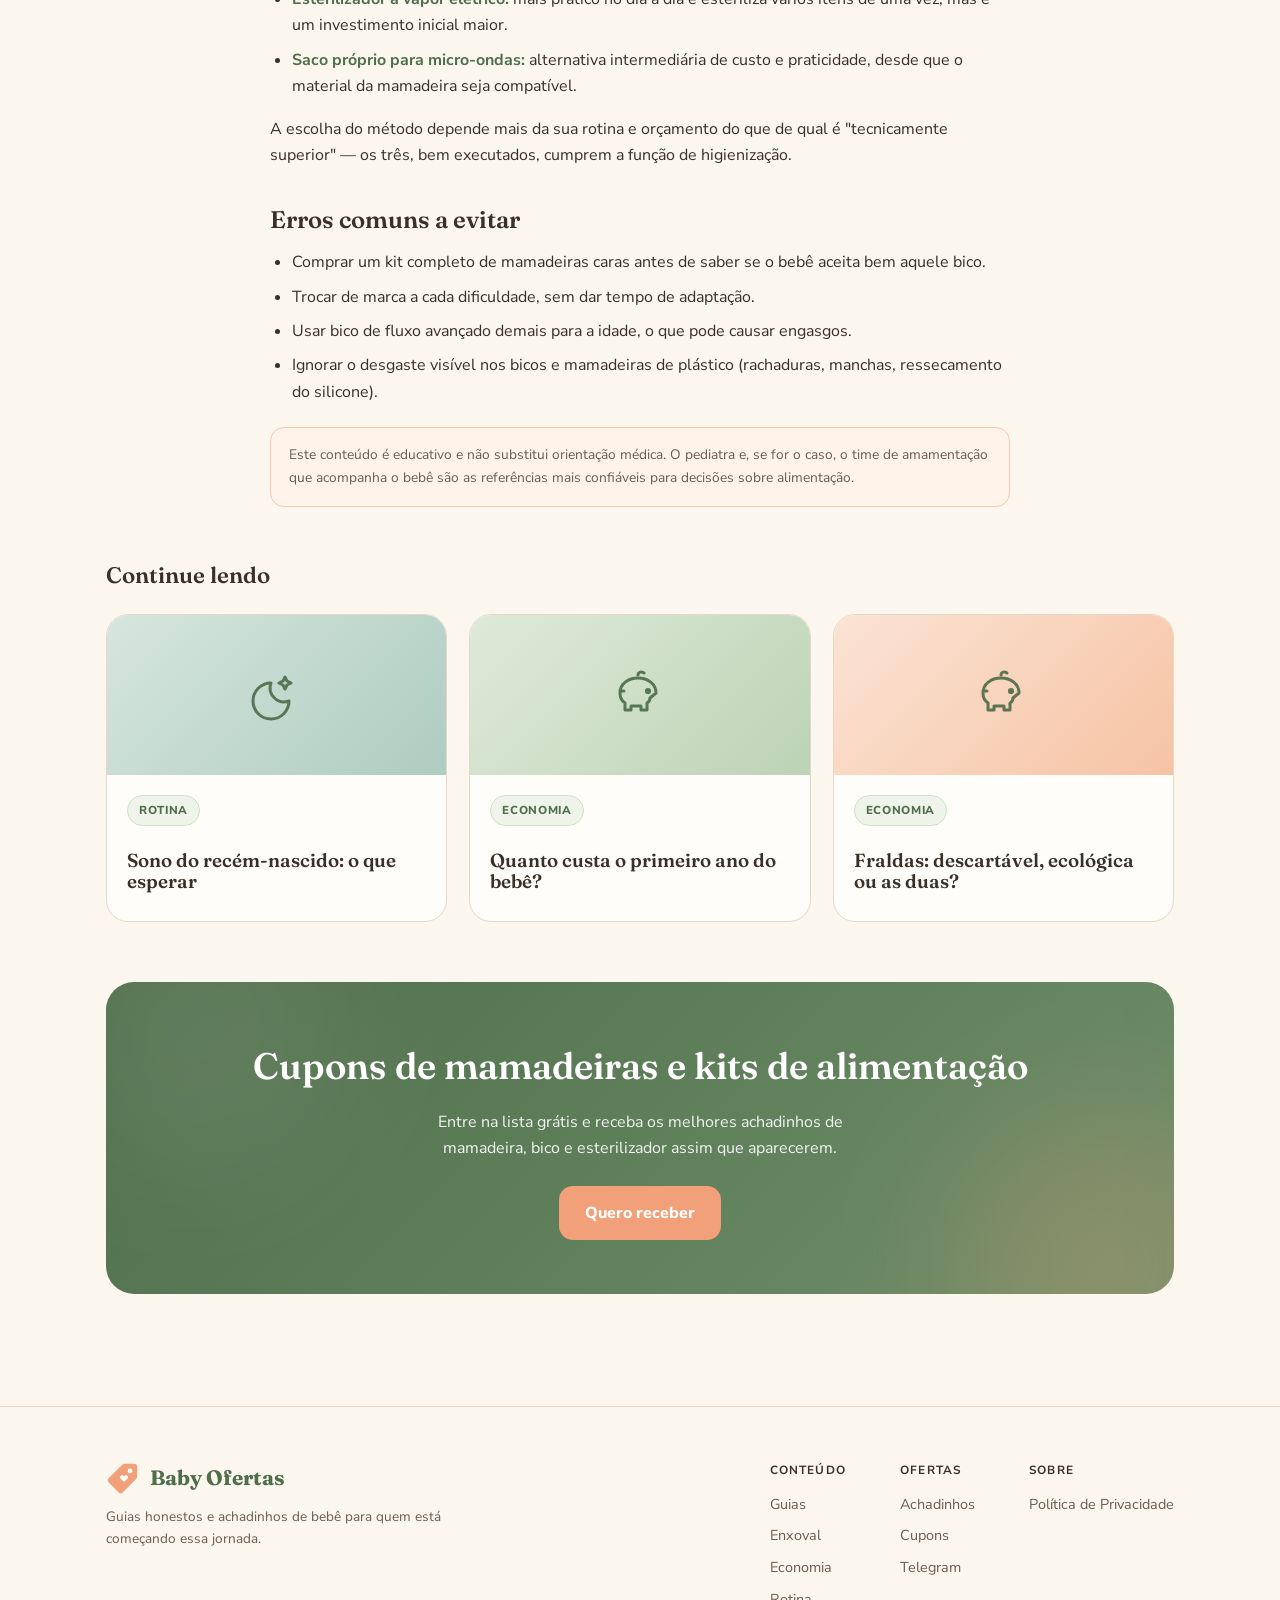
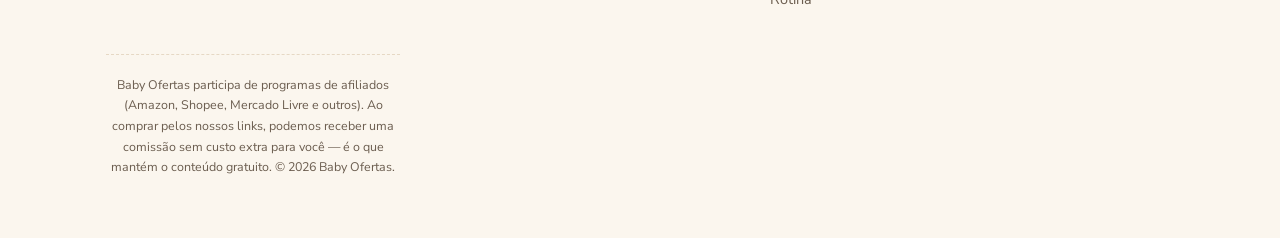
<file: guias/mamadeira-bicos-esterilizacao.html>
<!DOCTYPE html>
<html lang="pt-BR">
<head>
<meta charset="UTF-8">
<meta name="viewport" content="width=device-width, initial-scale=1.0">
<title>Mamadeira, bicos e esterilização sem complicar · Baby Ofertas</title>
<meta name="description" content="Como escolher mamadeira, bico e método de esterilização sem cair no exagero de produtos que prometem milagre.">
<link rel="preconnect" href="https://fonts.googleapis.com">
<link rel="preconnect" href="https://fonts.gstatic.com" crossorigin>
<link href="https://fonts.googleapis.com/css2?family=Fraunces:ital,opsz,wght@0,9..144,500;0,9..144,600;0,9..144,700;1,9..144,500&family=Nunito+Sans:wght@400;600;700;800;900&display=swap" rel="stylesheet">
<link rel="stylesheet" href="../css/site.css">
</head>
<body>

<svg width="0" height="0" style="position:absolute"><defs>
  <symbol id="mark" viewBox="0 0 48 48">
    <path d="M25.8 4H40a4 4 0 0 1 4 4v14.2a4 4 0 0 1-1.17 2.83L23.6 44.3a4 4 0 0 1-5.66 0L3.7 30.06a4 4 0 0 1 0-5.66L22.97 5.17A4 4 0 0 1 25.8 4Z" fill="#f2a07a"/>
    <circle cx="34" cy="14" r="3.4" fill="#fffdf9"/>
    <path d="M20.5 21.2c1.6-1.7 4.2-1.2 5 .9.8-2.1 3.4-2.6 5-.9 1.7 1.8.4 4.3-5 8-5.4-3.7-6.7-6.2-5-8Z" fill="#fffdf9"/>
  </symbol>
  <symbol id="i-bottle" viewBox="0 0 64 64"><g fill="none" stroke="#4f6e4b" stroke-width="3" stroke-linecap="round" stroke-linejoin="round"><path d="M26 8h12l-2 6h-8z"/><path d="M24 14h16v8a8 8 0 0 1-2 5l-1 27a4 4 0 0 1-4 4h-2a4 4 0 0 1-4-4l-1-27a8 8 0 0 1-2-5z"/><path d="M27 28h10M27 36h10"/></g></symbol>
  <symbol id="i-moon" viewBox="0 0 64 64"><g fill="none" stroke="#4f6e4b" stroke-width="3" stroke-linecap="round" stroke-linejoin="round"><path d="M44 38A18 18 0 1 1 26 20a14 14 0 0 0 18 18z"/><path d="M40 14l2 4 4 2-4 2-2 4-2-4-4-2 4-2z"/></g></symbol>
  <symbol id="i-piggy" viewBox="0 0 64 64"><g fill="none" stroke="#4f6e4b" stroke-width="3" stroke-linecap="round" stroke-linejoin="round"><path d="M48 30c0-9-8-15-18-15S12 21 12 30c0 4 2 8 5 10v7h6v-4h10v4h6v-7c2-1 3-3 3-5z"/><path d="M30 12c0-3 4-4 6-2"/><circle cx="40" cy="28" r="1.6" fill="#4f6e4b"/><path d="M16 28h-3"/></g></symbol>
</defs></svg>

<header>
  <div class="wrap nav">
    <a class="brand" href="../index.html"><svg class="mk"><use href="#mark"/></svg> Baby Ofertas</a>
    <nav class="links">
      <a href="index.html">Guias</a>
      <a href="../index.html#achadinhos">Achadinhos</a>
      <a href="../index.html#enxoval">Enxoval</a>
      <a href="../index.html#newsletter">Newsletter</a>
    </nav>
    <a class="cta" href="../index.html#newsletter">Entrar grátis</a>
  </div>
</header>

<section>
  <div class="wrap">
    <div class="breadcrumb rv"><a href="../index.html">Início</a> / <a href="index.html">Guias</a> / Alimentação</div>

    <div class="article-head rv">
      <span class="tag">Alimentação</span>
      <h1>Mamadeira, bicos e esterilização sem complicar</h1>
      <div class="meta">Alimentação · 8 min de leitura</div>
    </div>

    <div class="article-body rv">
      <p>O corredor de mamadeiras e bicos costuma ser um dos mais confusos do enxoval: dezenas de formatos, promessas de "anticólica", "igual ao seio" e sistemas com muitas peças pequenas para lavar. Vamos simplificar.</p>

      <h2>Mamadeira: vidro, plástico ou silicone?</h2>
      <ul>
        <li><strong>Vidro:</strong> não risca com o tempo, não retém odor nem mancha, é mais fácil de higienizar bem — mas é mais pesado e quebra se cair.</li>
        <li><strong>Plástico (livre de BPA):</strong> mais leve e resistente a quedas, prático para o dia a dia e para levar na bolsa — mas risca com o uso e o desgaste pode reter resíduos com o tempo, então vale trocar quando começar a arranhar por dentro.</li>
        <li><strong>Silicone:</strong> flexível e resistente a quedas, cada vez mais comum — vale conferir se a marca é própria para uso alimentar e resiste bem à fervura/esterilização se for o método escolhido.</li>
      </ul>
      <p>Não existe "a melhor" de forma absoluta — existe a que funciona para a rotina da sua família e que o bebê aceita bem.</p>

      <h2>Bicos: fluxo importa mais que a marca</h2>
      <p>O bico certo depende muito mais da fase do bebê do que da marca escolhida:</p>
      <ul>
        <li><strong>Fluxo lento:</strong> indicado para recém-nascidos, evita que o bebê engasgue com a saída rápida demais de leite.</li>
        <li><strong>Fluxo médio/rápido:</strong> introduzido conforme o bebê cresce e consegue sugar com mais força e coordenação.</li>
        <li><strong>Formato ortodôntico:</strong> pode ajudar no desenvolvimento da musculatura da boca, mas não é uma obrigação — o mais importante é o bebê aceitar bem e sugar sem esforço excessivo ou engasgos.</li>
      </ul>
      <div class="callout"><b>Dica prática:</b> antes de comprar um kit grande de uma marca só, compre uma ou duas mamadeiras e teste a aceitação do bebê. Trocar de marca com frequência sem necessidade só gera gasto e confusão.</div>

      <h2>Esterilização: quando é realmente necessária?</h2>
      <p>Nos primeiros meses — especialmente com recém-nascidos ou bebês prematuros/imunossuprimidos — a esterilização regular de mamadeiras e bicos costuma ser recomendada, porque o sistema imunológico ainda está em formação. Com o tempo, e conforme orientação do pediatra, muitas famílias passam a apenas lavar bem os itens com água quente e detergente próprio para bebês, sem esterilizar a cada uso.</p>
      <h3>Métodos de esterilização mais comuns</h3>
      <ul>
        <li><strong>Fervura:</strong> mais simples e barata, exige apenas uma panela dedicada e alguns minutos — funciona bem para quem não quer investir em equipamento.</li>
        <li><strong>Esterilizador a vapor elétrico:</strong> mais prático no dia a dia e esteriliza vários itens de uma vez, mas é um investimento inicial maior.</li>
        <li><strong>Saco próprio para micro-ondas:</strong> alternativa intermediária de custo e praticidade, desde que o material da mamadeira seja compatível.</li>
      </ul>
      <p>A escolha do método depende mais da sua rotina e orçamento do que de qual é "tecnicamente superior" — os três, bem executados, cumprem a função de higienização.</p>

      <h2>Erros comuns a evitar</h2>
      <ul>
        <li>Comprar um kit completo de mamadeiras caras antes de saber se o bebê aceita bem aquele bico.</li>
        <li>Trocar de marca a cada dificuldade, sem dar tempo de adaptação.</li>
        <li>Usar bico de fluxo avançado demais para a idade, o que pode causar engasgos.</li>
        <li>Ignorar o desgaste visível nos bicos e mamadeiras de plástico (rachaduras, manchas, ressecamento do silicone).</li>
      </ul>

      <div class="disclaimer-box">Este conteúdo é educativo e não substitui orientação médica. O pediatra e, se for o caso, o time de amamentação que acompanha o bebê são as referências mais confiáveis para decisões sobre alimentação.</div>
    </div>

    <div class="related rv">
      <h2>Continue lendo</h2>
      <div class="grid">
        <a class="card" href="sono-recem-nascido.html"><div class="cover cv4"><svg style="width:64px;height:64px"><use href="#i-moon"/></svg></div>
          <div class="c-body"><span class="tag">Rotina</span><h3>Sono do recém-nascido: o que esperar</h3></div></a>
        <a class="card" href="quanto-custa-primeiro-ano.html"><div class="cover cv1"><svg style="width:64px;height:64px"><use href="#i-piggy"/></svg></div>
          <div class="c-body"><span class="tag">Economia</span><h3>Quanto custa o primeiro ano do bebê?</h3></div></a>
        <a class="card" href="fraldas-descartavel-ou-ecologica.html"><div class="cover cv2"><svg style="width:64px;height:64px"><use href="#i-piggy"/></svg></div>
          <div class="c-body"><span class="tag">Economia</span><h3>Fraldas: descartável, ecológica ou as duas?</h3></div></a>
      </div>
    </div>

    <div class="cta-band rv" style="margin-top:60px">
      <div class="blob"></div><div class="blob r"></div>
      <h2>Cupons de mamadeiras e kits de alimentação</h2>
      <p>Entre na lista grátis e receba os melhores achadinhos de mamadeira, bico e esterilizador assim que aparecerem.</p>
      <a class="cta-btn" href="../index.html#newsletter" style="position:relative;z-index:2">Quero receber</a>
    </div>
  </div>
</section>

<footer>
  <div class="wrap">
    <div class="foot-grid">
      <div>
        <a class="brand" href="../index.html"><svg class="mk"><use href="#mark"/></svg> Baby Ofertas</a>
        <p>Guias honestos e achadinhos de bebê para quem está começando essa jornada.</p>
      </div>
      <div class="cols">
        <div class="col"><h5>Conteúdo</h5><a href="index.html">Guias</a><a href="../index.html#enxoval">Enxoval</a><a href="quanto-custa-primeiro-ano.html">Economia</a><a href="sono-recem-nascido.html">Rotina</a></div>
        <div class="col"><h5>Ofertas</h5><a href="../index.html#achadinhos">Achadinhos</a><a href="../index.html#newsletter">Cupons</a><a href="../index.html#newsletter">Telegram</a></div>
        <div class="col"><h5>Sobre</h5><a href="#" data-open-policy>Política de Privacidade</a></div>
      </div>
    </div>
    <p class="disclaim">Baby Ofertas participa de programas de afiliados (Amazon, Shopee, Mercado Livre e outros). Ao comprar pelos nossos links, podemos receber uma comissão sem custo extra para você — é o que mantém o conteúdo gratuito. © <span data-year></span> Baby Ofertas.</p>
  </div>
</footer>

<div class="modal" id="modal">
  <div class="modal-box">
    <h3>Política de Privacidade</h3>
    <p>Última atualização: <span id="polDate"></span></p>
    <h4>1. Quais dados coletamos</h4>
    <p>Seu e-mail (obrigatório) e, opcionalmente, seu nome e os canais de envio que você escolher. Registramos data/hora e IP do consentimento, como prova de opt-in.</p>
    <h4>2. Para que usamos</h4>
    <p>Exclusivamente para enviar ofertas, cupons e comunicações sobre produtos de bebê pelos canais que você autorizou. Não vendemos nem compartilhamos seus dados para marketing de terceiros.</p>
    <h4>3. Base legal</h4>
    <p>Tratamos seus dados com base no seu consentimento (art. 7º, I, da LGPD), livre, informado e específico para esta finalidade.</p>
    <h4>4. Seus direitos</h4>
    <p>Você pode acessar, corrigir, revogar o consentimento e pedir a exclusão dos seus dados quando quiser. Todo e-mail traz link de descadastro e, no Telegram, basta sair do canal.</p>
    <h4>5. Segurança</h4>
    <p>Dados armazenados com acesso restrito e em conexão segura (HTTPS).</p>
    <h4>6. Contato (Encarregado/DPO)</h4>
    <p><b>seu-email-de-contato@exemplo.com</b></p>
    <button class="close" id="closePolicy">Fechar</button>
  </div>
</div>

<script src="../js/site.js"></script>
</body>
</html>
</file>
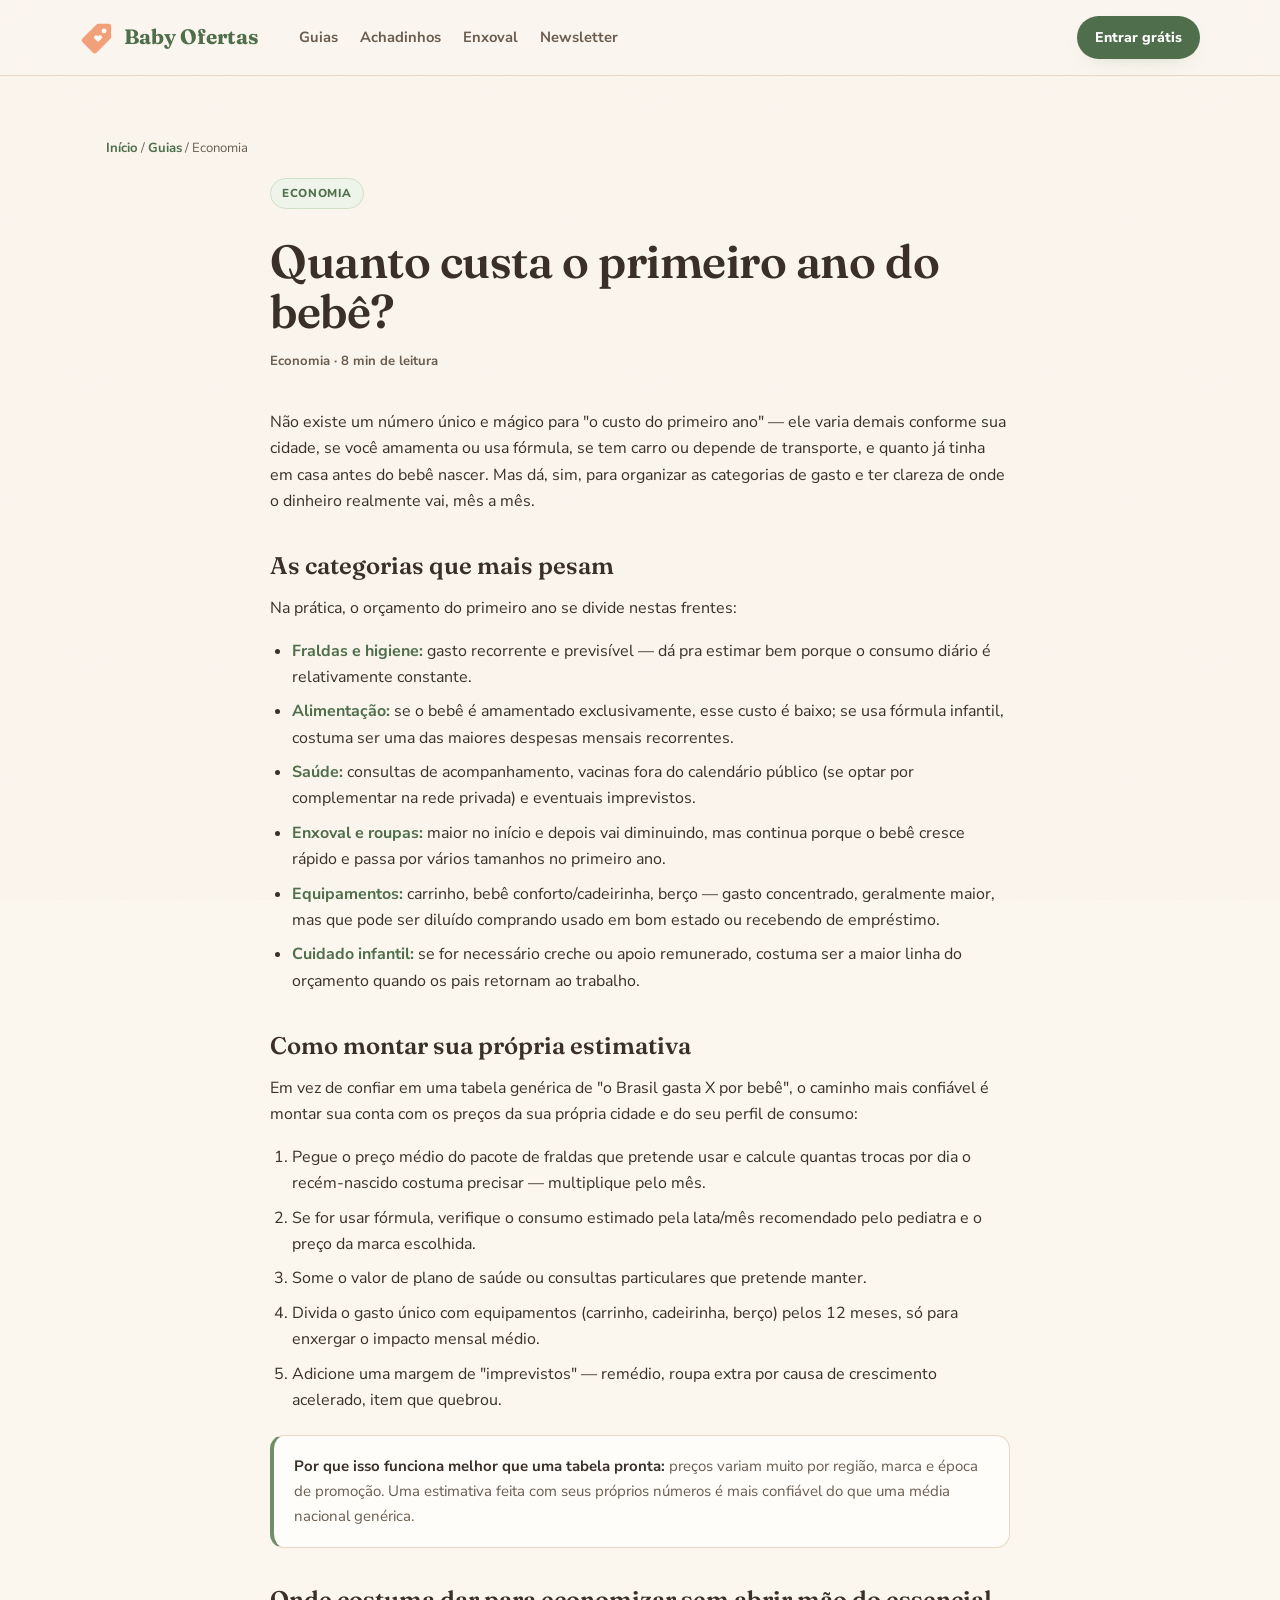
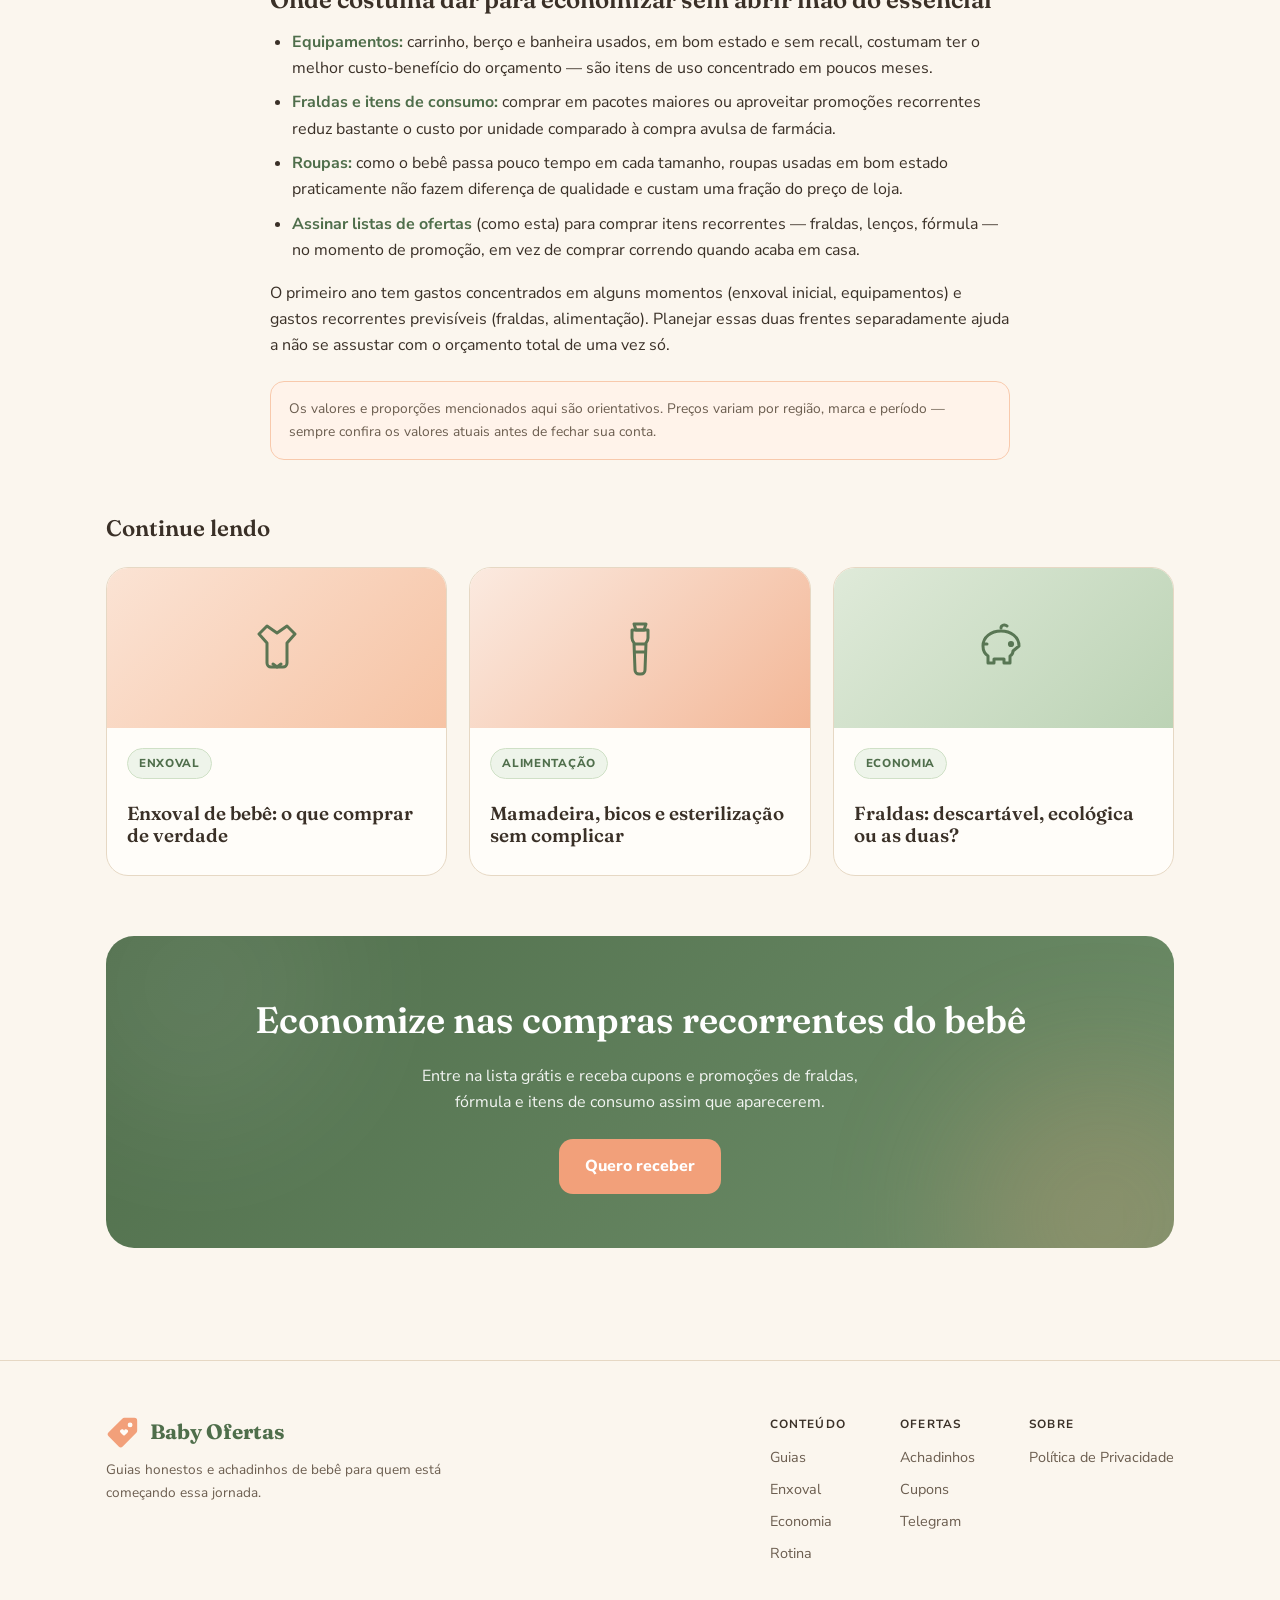
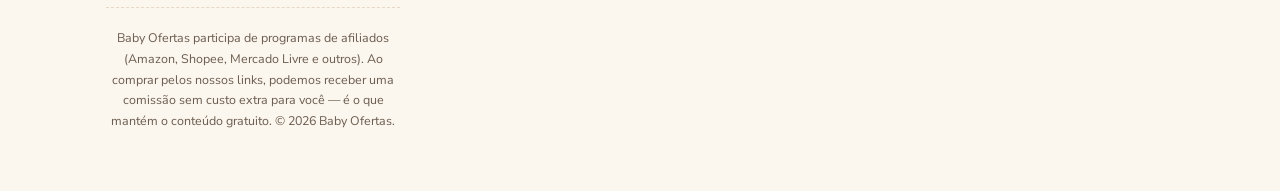
<file: guias/quanto-custa-primeiro-ano.html>
<!DOCTYPE html>
<html lang="pt-BR">
<head>
<meta charset="UTF-8">
<meta name="viewport" content="width=device-width, initial-scale=1.0">
<title>Quanto custa o primeiro ano do bebê? · Baby Ofertas</title>
<meta name="description" content="Uma estimativa real, categoria por categoria, dos gastos do primeiro ano do bebê e onde dá pra cortar sem abrir mão do essencial.">
<link rel="preconnect" href="https://fonts.googleapis.com">
<link rel="preconnect" href="https://fonts.gstatic.com" crossorigin>
<link href="https://fonts.googleapis.com/css2?family=Fraunces:ital,opsz,wght@0,9..144,500;0,9..144,600;0,9..144,700;1,9..144,500&family=Nunito+Sans:wght@400;600;700;800;900&display=swap" rel="stylesheet">
<link rel="stylesheet" href="../css/site.css">
</head>
<body>

<svg width="0" height="0" style="position:absolute"><defs>
  <symbol id="mark" viewBox="0 0 48 48">
    <path d="M25.8 4H40a4 4 0 0 1 4 4v14.2a4 4 0 0 1-1.17 2.83L23.6 44.3a4 4 0 0 1-5.66 0L3.7 30.06a4 4 0 0 1 0-5.66L22.97 5.17A4 4 0 0 1 25.8 4Z" fill="#f2a07a"/>
    <circle cx="34" cy="14" r="3.4" fill="#fffdf9"/>
    <path d="M20.5 21.2c1.6-1.7 4.2-1.2 5 .9.8-2.1 3.4-2.6 5-.9 1.7 1.8.4 4.3-5 8-5.4-3.7-6.7-6.2-5-8Z" fill="#fffdf9"/>
  </symbol>
  <symbol id="i-onesie" viewBox="0 0 64 64"><g fill="none" stroke="#4f6e4b" stroke-width="3" stroke-linecap="round" stroke-linejoin="round"><path d="M22 10l10 7 10-7 8 8-8 9v20a4 4 0 0 1-4 4H26a4 4 0 0 1-4-4V27l-8-9z"/><path d="M28 48l4 3 4-3"/></g></symbol>
  <symbol id="i-bottle" viewBox="0 0 64 64"><g fill="none" stroke="#4f6e4b" stroke-width="3" stroke-linecap="round" stroke-linejoin="round"><path d="M26 8h12l-2 6h-8z"/><path d="M24 14h16v8a8 8 0 0 1-2 5l-1 27a4 4 0 0 1-4 4h-2a4 4 0 0 1-4-4l-1-27a8 8 0 0 1-2-5z"/><path d="M27 28h10M27 36h10"/></g></symbol>
  <symbol id="i-piggy" viewBox="0 0 64 64"><g fill="none" stroke="#4f6e4b" stroke-width="3" stroke-linecap="round" stroke-linejoin="round"><path d="M48 30c0-9-8-15-18-15S12 21 12 30c0 4 2 8 5 10v7h6v-4h10v4h6v-7c2-1 3-3 3-5z"/><path d="M30 12c0-3 4-4 6-2"/><circle cx="40" cy="28" r="1.6" fill="#4f6e4b"/><path d="M16 28h-3"/></g></symbol>
</defs></svg>

<header>
  <div class="wrap nav">
    <a class="brand" href="../index.html"><svg class="mk"><use href="#mark"/></svg> Baby Ofertas</a>
    <nav class="links">
      <a href="index.html">Guias</a>
      <a href="../index.html#achadinhos">Achadinhos</a>
      <a href="../index.html#enxoval">Enxoval</a>
      <a href="../index.html#newsletter">Newsletter</a>
    </nav>
    <a class="cta" href="../index.html#newsletter">Entrar grátis</a>
  </div>
</header>

<section>
  <div class="wrap">
    <div class="breadcrumb rv"><a href="../index.html">Início</a> / <a href="index.html">Guias</a> / Economia</div>

    <div class="article-head rv">
      <span class="tag">Economia</span>
      <h1>Quanto custa o primeiro ano do bebê?</h1>
      <div class="meta">Economia · 8 min de leitura</div>
    </div>

    <div class="article-body rv">
      <p>Não existe um número único e mágico para "o custo do primeiro ano" — ele varia demais conforme sua cidade, se você amamenta ou usa fórmula, se tem carro ou depende de transporte, e quanto já tinha em casa antes do bebê nascer. Mas dá, sim, para organizar as categorias de gasto e ter clareza de onde o dinheiro realmente vai, mês a mês.</p>

      <h2>As categorias que mais pesam</h2>
      <p>Na prática, o orçamento do primeiro ano se divide nestas frentes:</p>
      <ul>
        <li><strong>Fraldas e higiene:</strong> gasto recorrente e previsível — dá pra estimar bem porque o consumo diário é relativamente constante.</li>
        <li><strong>Alimentação:</strong> se o bebê é amamentado exclusivamente, esse custo é baixo; se usa fórmula infantil, costuma ser uma das maiores despesas mensais recorrentes.</li>
        <li><strong>Saúde:</strong> consultas de acompanhamento, vacinas fora do calendário público (se optar por complementar na rede privada) e eventuais imprevistos.</li>
        <li><strong>Enxoval e roupas:</strong> maior no início e depois vai diminuindo, mas continua porque o bebê cresce rápido e passa por vários tamanhos no primeiro ano.</li>
        <li><strong>Equipamentos:</strong> carrinho, bebê conforto/cadeirinha, berço — gasto concentrado, geralmente maior, mas que pode ser diluído comprando usado em bom estado ou recebendo de empréstimo.</li>
        <li><strong>Cuidado infantil:</strong> se for necessário creche ou apoio remunerado, costuma ser a maior linha do orçamento quando os pais retornam ao trabalho.</li>
      </ul>

      <h2>Como montar sua própria estimativa</h2>
      <p>Em vez de confiar em uma tabela genérica de "o Brasil gasta X por bebê", o caminho mais confiável é montar sua conta com os preços da sua própria cidade e do seu perfil de consumo:</p>
      <ol>
        <li>Pegue o preço médio do pacote de fraldas que pretende usar e calcule quantas trocas por dia o recém-nascido costuma precisar — multiplique pelo mês.</li>
        <li>Se for usar fórmula, verifique o consumo estimado pela lata/mês recomendado pelo pediatra e o preço da marca escolhida.</li>
        <li>Some o valor de plano de saúde ou consultas particulares que pretende manter.</li>
        <li>Divida o gasto único com equipamentos (carrinho, cadeirinha, berço) pelos 12 meses, só para enxergar o impacto mensal médio.</li>
        <li>Adicione uma margem de "imprevistos" — remédio, roupa extra por causa de crescimento acelerado, item que quebrou.</li>
      </ol>

      <div class="callout"><b>Por que isso funciona melhor que uma tabela pronta:</b> preços variam muito por região, marca e época de promoção. Uma estimativa feita com seus próprios números é mais confiável do que uma média nacional genérica.</div>

      <h2>Onde costuma dar para economizar sem abrir mão do essencial</h2>
      <ul>
        <li><strong>Equipamentos:</strong> carrinho, berço e banheira usados, em bom estado e sem recall, costumam ter o melhor custo-benefício do orçamento — são itens de uso concentrado em poucos meses.</li>
        <li><strong>Fraldas e itens de consumo:</strong> comprar em pacotes maiores ou aproveitar promoções recorrentes reduz bastante o custo por unidade comparado à compra avulsa de farmácia.</li>
        <li><strong>Roupas:</strong> como o bebê passa pouco tempo em cada tamanho, roupas usadas em bom estado praticamente não fazem diferença de qualidade e custam uma fração do preço de loja.</li>
        <li><strong>Assinar listas de ofertas</strong> (como esta) para comprar itens recorrentes — fraldas, lenços, fórmula — no momento de promoção, em vez de comprar correndo quando acaba em casa.</li>
      </ul>

      <p>O primeiro ano tem gastos concentrados em alguns momentos (enxoval inicial, equipamentos) e gastos recorrentes previsíveis (fraldas, alimentação). Planejar essas duas frentes separadamente ajuda a não se assustar com o orçamento total de uma vez só.</p>

      <div class="disclaimer-box">Os valores e proporções mencionados aqui são orientativos. Preços variam por região, marca e período — sempre confira os valores atuais antes de fechar sua conta.</div>
    </div>

    <div class="related rv">
      <h2>Continue lendo</h2>
      <div class="grid">
        <a class="card" href="enxoval-o-que-comprar.html"><div class="cover cv2"><svg style="width:64px;height:64px"><use href="#i-onesie"/></svg></div>
          <div class="c-body"><span class="tag">Enxoval</span><h3>Enxoval de bebê: o que comprar de verdade</h3></div></a>
        <a class="card" href="mamadeira-bicos-esterilizacao.html"><div class="cover cv5"><svg style="width:64px;height:64px"><use href="#i-bottle"/></svg></div>
          <div class="c-body"><span class="tag">Alimentação</span><h3>Mamadeira, bicos e esterilização sem complicar</h3></div></a>
        <a class="card" href="fraldas-descartavel-ou-ecologica.html"><div class="cover cv1"><svg style="width:64px;height:64px"><use href="#i-piggy"/></svg></div>
          <div class="c-body"><span class="tag">Economia</span><h3>Fraldas: descartável, ecológica ou as duas?</h3></div></a>
      </div>
    </div>

    <div class="cta-band rv" style="margin-top:60px">
      <div class="blob"></div><div class="blob r"></div>
      <h2>Economize nas compras recorrentes do bebê</h2>
      <p>Entre na lista grátis e receba cupons e promoções de fraldas, fórmula e itens de consumo assim que aparecerem.</p>
      <a class="cta-btn" href="../index.html#newsletter" style="position:relative;z-index:2">Quero receber</a>
    </div>
  </div>
</section>

<footer>
  <div class="wrap">
    <div class="foot-grid">
      <div>
        <a class="brand" href="../index.html"><svg class="mk"><use href="#mark"/></svg> Baby Ofertas</a>
        <p>Guias honestos e achadinhos de bebê para quem está começando essa jornada.</p>
      </div>
      <div class="cols">
        <div class="col"><h5>Conteúdo</h5><a href="index.html">Guias</a><a href="../index.html#enxoval">Enxoval</a><a href="quanto-custa-primeiro-ano.html">Economia</a><a href="sono-recem-nascido.html">Rotina</a></div>
        <div class="col"><h5>Ofertas</h5><a href="../index.html#achadinhos">Achadinhos</a><a href="../index.html#newsletter">Cupons</a><a href="../index.html#newsletter">Telegram</a></div>
        <div class="col"><h5>Sobre</h5><a href="#" data-open-policy>Política de Privacidade</a></div>
      </div>
    </div>
    <p class="disclaim">Baby Ofertas participa de programas de afiliados (Amazon, Shopee, Mercado Livre e outros). Ao comprar pelos nossos links, podemos receber uma comissão sem custo extra para você — é o que mantém o conteúdo gratuito. © <span data-year></span> Baby Ofertas.</p>
  </div>
</footer>

<div class="modal" id="modal">
  <div class="modal-box">
    <h3>Política de Privacidade</h3>
    <p>Última atualização: <span id="polDate"></span></p>
    <h4>1. Quais dados coletamos</h4>
    <p>Seu e-mail (obrigatório) e, opcionalmente, seu nome e os canais de envio que você escolher. Registramos data/hora e IP do consentimento, como prova de opt-in.</p>
    <h4>2. Para que usamos</h4>
    <p>Exclusivamente para enviar ofertas, cupons e comunicações sobre produtos de bebê pelos canais que você autorizou. Não vendemos nem compartilhamos seus dados para marketing de terceiros.</p>
    <h4>3. Base legal</h4>
    <p>Tratamos seus dados com base no seu consentimento (art. 7º, I, da LGPD), livre, informado e específico para esta finalidade.</p>
    <h4>4. Seus direitos</h4>
    <p>Você pode acessar, corrigir, revogar o consentimento e pedir a exclusão dos seus dados quando quiser. Todo e-mail traz link de descadastro e, no Telegram, basta sair do canal.</p>
    <h4>5. Segurança</h4>
    <p>Dados armazenados com acesso restrito e em conexão segura (HTTPS).</p>
    <h4>6. Contato (Encarregado/DPO)</h4>
    <p><b>seu-email-de-contato@exemplo.com</b></p>
    <button class="close" id="closePolicy">Fechar</button>
  </div>
</div>

<script src="../js/site.js"></script>
</body>
</html>
</file>
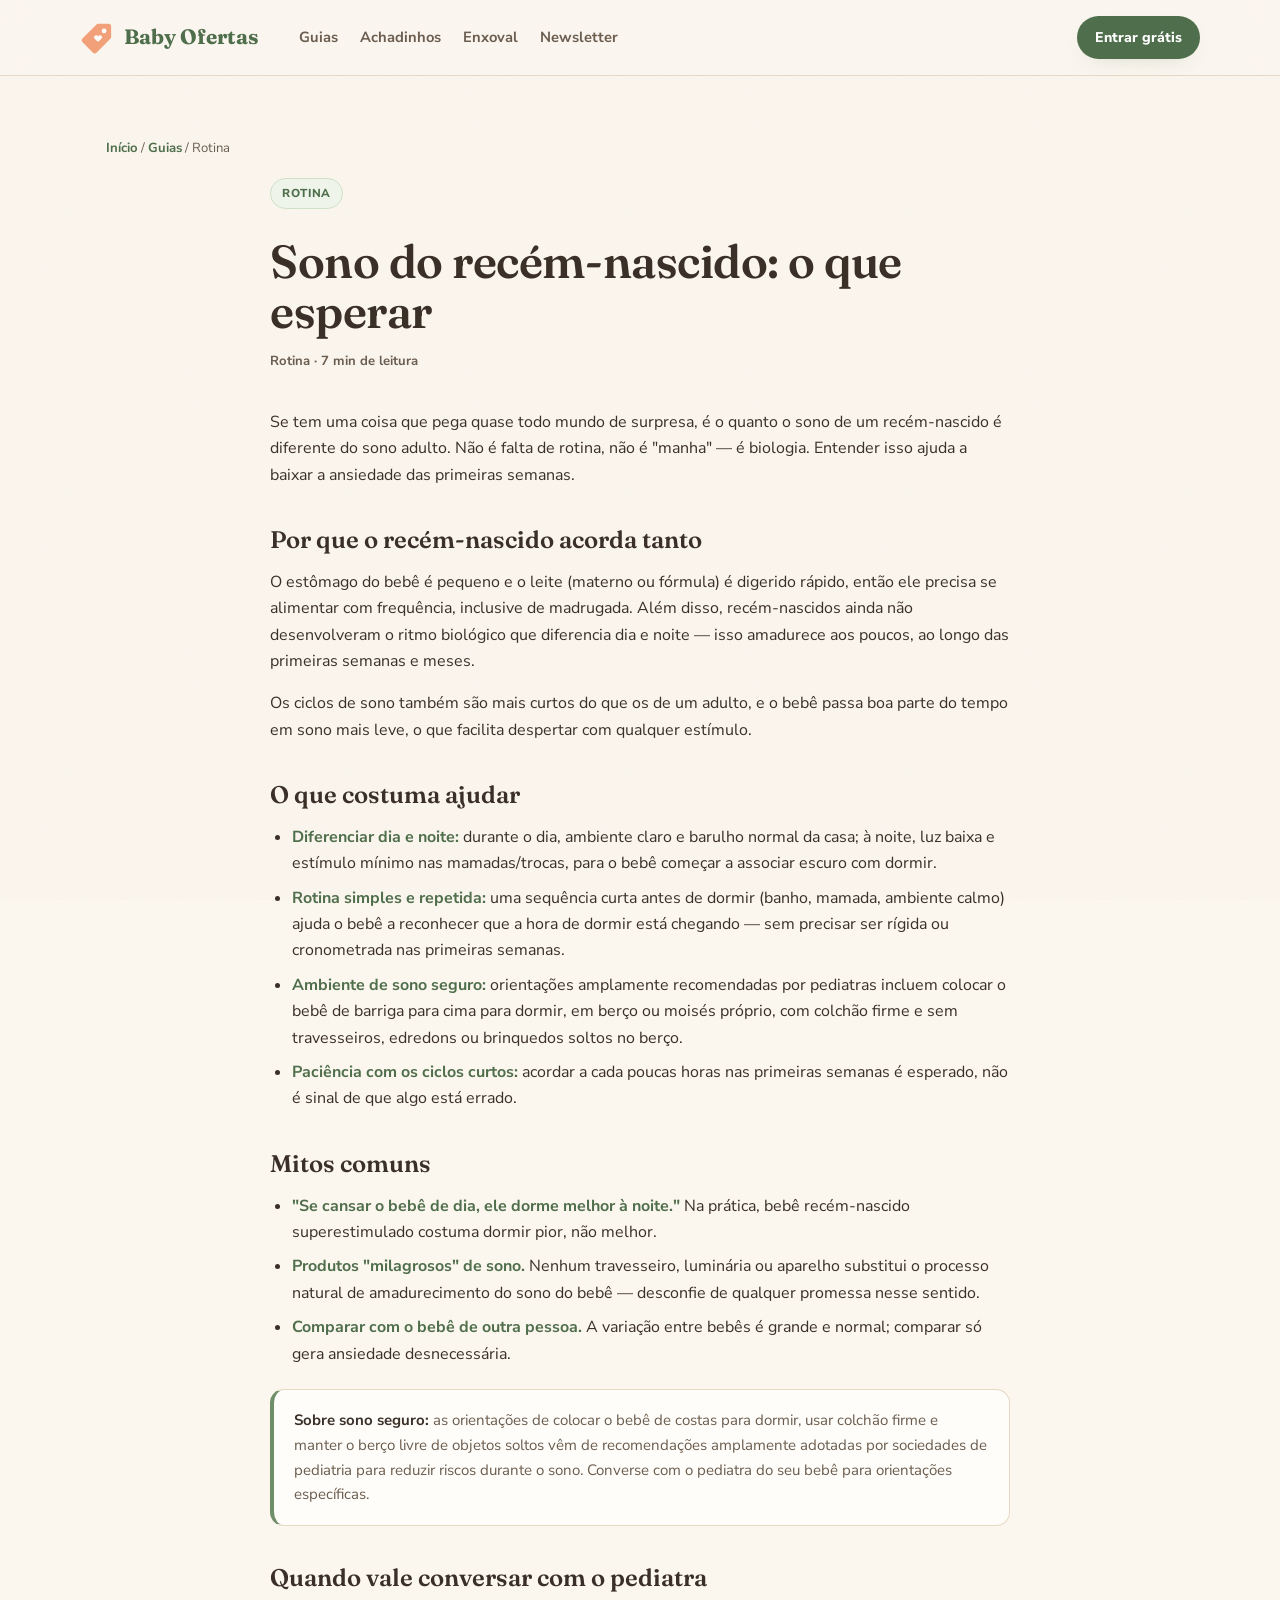
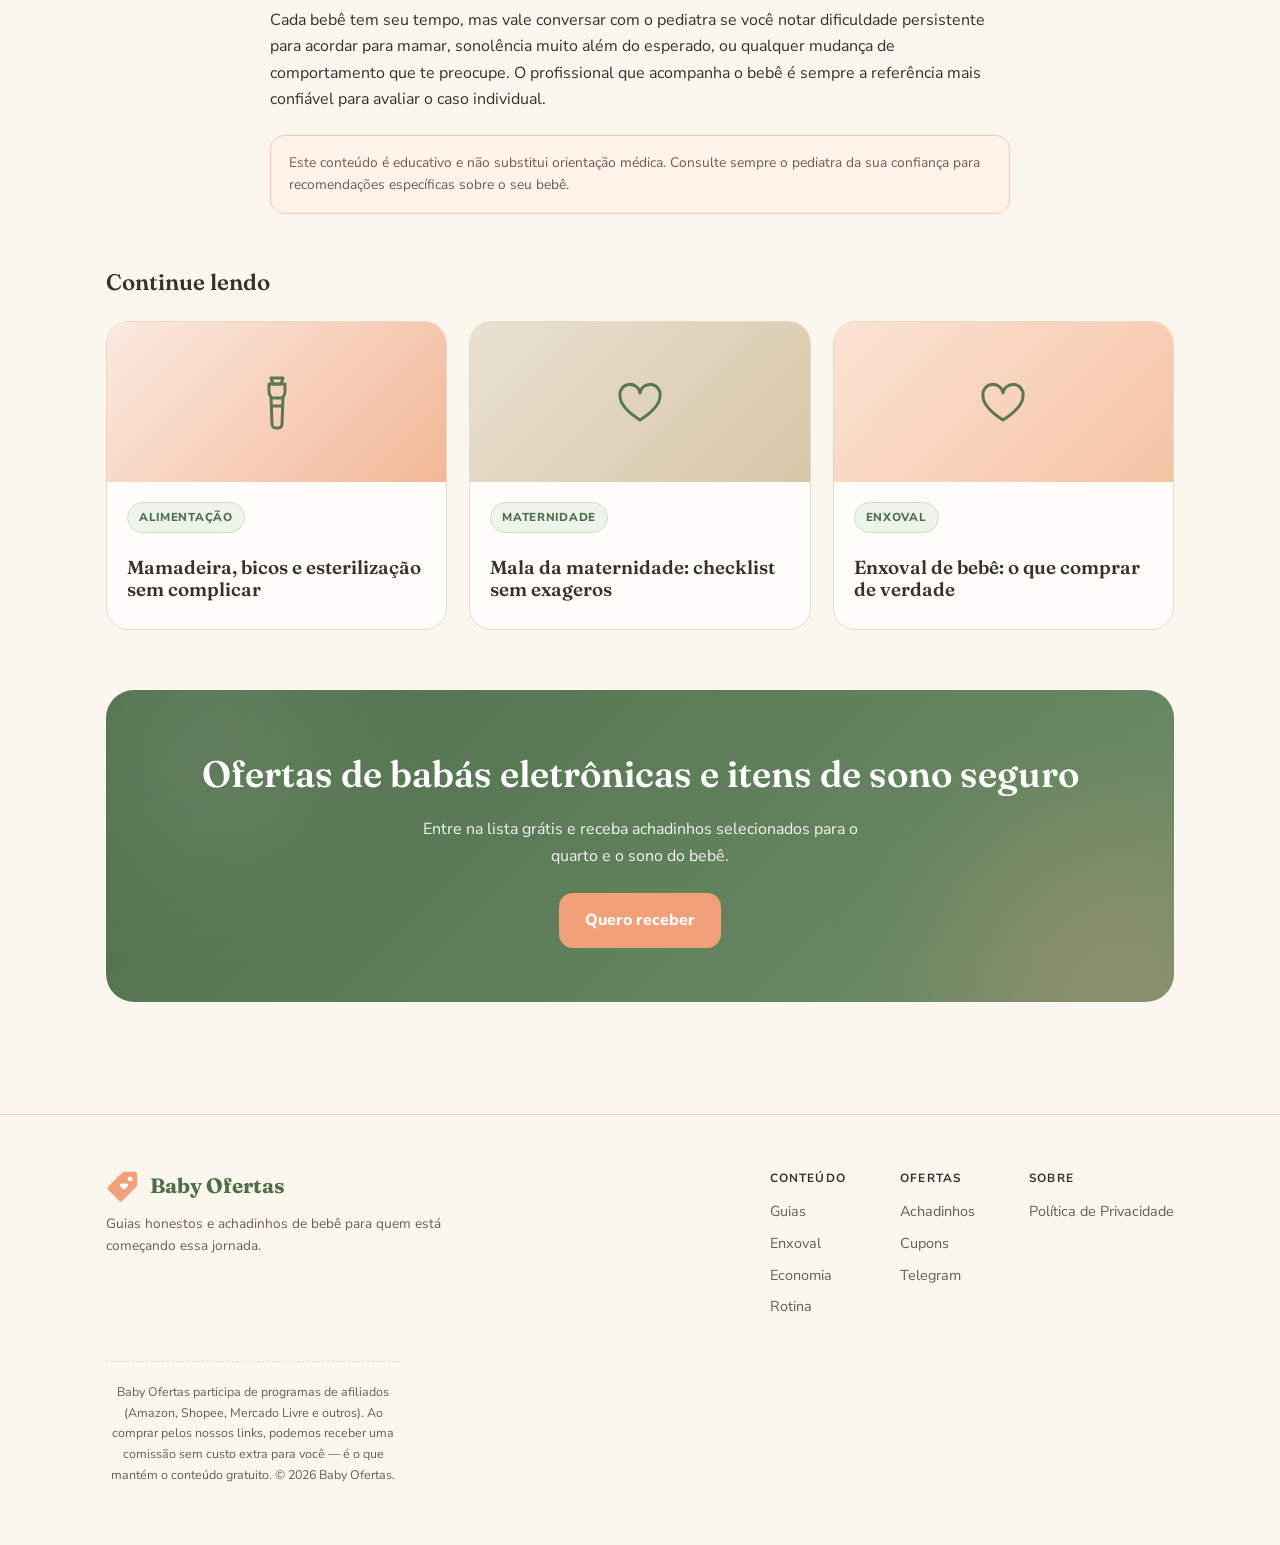
<file: guias/sono-recem-nascido.html>
<!DOCTYPE html>
<html lang="pt-BR">
<head>
<meta charset="UTF-8">
<meta name="viewport" content="width=device-width, initial-scale=1.0">
<title>Sono do recém-nascido: o que esperar · Baby Ofertas</title>
<meta name="description" content="As primeiras semanas de sono do recém-nascido desmistificadas: o que é normal, o que ajuda de verdade e quando procurar o pediatra.">
<link rel="preconnect" href="https://fonts.googleapis.com">
<link rel="preconnect" href="https://fonts.gstatic.com" crossorigin>
<link href="https://fonts.googleapis.com/css2?family=Fraunces:ital,opsz,wght@0,9..144,500;0,9..144,600;0,9..144,700;1,9..144,500&family=Nunito+Sans:wght@400;600;700;800;900&display=swap" rel="stylesheet">
<link rel="stylesheet" href="../css/site.css">
</head>
<body>

<svg width="0" height="0" style="position:absolute"><defs>
  <symbol id="mark" viewBox="0 0 48 48">
    <path d="M25.8 4H40a4 4 0 0 1 4 4v14.2a4 4 0 0 1-1.17 2.83L23.6 44.3a4 4 0 0 1-5.66 0L3.7 30.06a4 4 0 0 1 0-5.66L22.97 5.17A4 4 0 0 1 25.8 4Z" fill="#f2a07a"/>
    <circle cx="34" cy="14" r="3.4" fill="#fffdf9"/>
    <path d="M20.5 21.2c1.6-1.7 4.2-1.2 5 .9.8-2.1 3.4-2.6 5-.9 1.7 1.8.4 4.3-5 8-5.4-3.7-6.7-6.2-5-8Z" fill="#fffdf9"/>
  </symbol>
  <symbol id="i-moon" viewBox="0 0 64 64"><g fill="none" stroke="#4f6e4b" stroke-width="3" stroke-linecap="round" stroke-linejoin="round"><path d="M44 38A18 18 0 1 1 26 20a14 14 0 0 0 18 18z"/><path d="M40 14l2 4 4 2-4 2-2 4-2-4-4-2 4-2z"/></g></symbol>
  <symbol id="i-bottle" viewBox="0 0 64 64"><g fill="none" stroke="#4f6e4b" stroke-width="3" stroke-linecap="round" stroke-linejoin="round"><path d="M26 8h12l-2 6h-8z"/><path d="M24 14h16v8a8 8 0 0 1-2 5l-1 27a4 4 0 0 1-4 4h-2a4 4 0 0 1-4-4l-1-27a8 8 0 0 1-2-5z"/><path d="M27 28h10M27 36h10"/></g></symbol>
  <symbol id="i-heart" viewBox="0 0 64 64"><g fill="none" stroke="#4f6e4b" stroke-width="3" stroke-linecap="round" stroke-linejoin="round"><path d="M32 50C18 41 12 34 12 26a10 10 0 0 1 20-3 10 10 0 0 1 20 3c0 8-6 15-20 24z"/></g></symbol>
</defs></svg>

<header>
  <div class="wrap nav">
    <a class="brand" href="../index.html"><svg class="mk"><use href="#mark"/></svg> Baby Ofertas</a>
    <nav class="links">
      <a href="index.html">Guias</a>
      <a href="../index.html#achadinhos">Achadinhos</a>
      <a href="../index.html#enxoval">Enxoval</a>
      <a href="../index.html#newsletter">Newsletter</a>
    </nav>
    <a class="cta" href="../index.html#newsletter">Entrar grátis</a>
  </div>
</header>

<section>
  <div class="wrap">
    <div class="breadcrumb rv"><a href="../index.html">Início</a> / <a href="index.html">Guias</a> / Rotina</div>

    <div class="article-head rv">
      <span class="tag">Rotina</span>
      <h1>Sono do recém-nascido: o que esperar</h1>
      <div class="meta">Rotina · 7 min de leitura</div>
    </div>

    <div class="article-body rv">
      <p>Se tem uma coisa que pega quase todo mundo de surpresa, é o quanto o sono de um recém-nascido é diferente do sono adulto. Não é falta de rotina, não é "manha" — é biologia. Entender isso ajuda a baixar a ansiedade das primeiras semanas.</p>

      <h2>Por que o recém-nascido acorda tanto</h2>
      <p>O estômago do bebê é pequeno e o leite (materno ou fórmula) é digerido rápido, então ele precisa se alimentar com frequência, inclusive de madrugada. Além disso, recém-nascidos ainda não desenvolveram o ritmo biológico que diferencia dia e noite — isso amadurece aos poucos, ao longo das primeiras semanas e meses.</p>
      <p>Os ciclos de sono também são mais curtos do que os de um adulto, e o bebê passa boa parte do tempo em sono mais leve, o que facilita despertar com qualquer estímulo.</p>

      <h2>O que costuma ajudar</h2>
      <ul>
        <li><strong>Diferenciar dia e noite:</strong> durante o dia, ambiente claro e barulho normal da casa; à noite, luz baixa e estímulo mínimo nas mamadas/trocas, para o bebê começar a associar escuro com dormir.</li>
        <li><strong>Rotina simples e repetida:</strong> uma sequência curta antes de dormir (banho, mamada, ambiente calmo) ajuda o bebê a reconhecer que a hora de dormir está chegando — sem precisar ser rígida ou cronometrada nas primeiras semanas.</li>
        <li><strong>Ambiente de sono seguro:</strong> orientações amplamente recomendadas por pediatras incluem colocar o bebê de barriga para cima para dormir, em berço ou moisés próprio, com colchão firme e sem travesseiros, edredons ou brinquedos soltos no berço.</li>
        <li><strong>Paciência com os ciclos curtos:</strong> acordar a cada poucas horas nas primeiras semanas é esperado, não é sinal de que algo está errado.</li>
      </ul>

      <h2>Mitos comuns</h2>
      <ul>
        <li><strong>"Se cansar o bebê de dia, ele dorme melhor à noite."</strong> Na prática, bebê recém-nascido superestimulado costuma dormir pior, não melhor.</li>
        <li><strong>Produtos "milagrosos" de sono.</strong> Nenhum travesseiro, luminária ou aparelho substitui o processo natural de amadurecimento do sono do bebê — desconfie de qualquer promessa nesse sentido.</li>
        <li><strong>Comparar com o bebê de outra pessoa.</strong> A variação entre bebês é grande e normal; comparar só gera ansiedade desnecessária.</li>
      </ul>

      <div class="callout"><b>Sobre sono seguro:</b> as orientações de colocar o bebê de costas para dormir, usar colchão firme e manter o berço livre de objetos soltos vêm de recomendações amplamente adotadas por sociedades de pediatria para reduzir riscos durante o sono. Converse com o pediatra do seu bebê para orientações específicas.</div>

      <h2>Quando vale conversar com o pediatra</h2>
      <p>Cada bebê tem seu tempo, mas vale conversar com o pediatra se você notar dificuldade persistente para acordar para mamar, sonolência muito além do esperado, ou qualquer mudança de comportamento que te preocupe. O profissional que acompanha o bebê é sempre a referência mais confiável para avaliar o caso individual.</p>

      <div class="disclaimer-box">Este conteúdo é educativo e não substitui orientação médica. Consulte sempre o pediatra da sua confiança para recomendações específicas sobre o seu bebê.</div>
    </div>

    <div class="related rv">
      <h2>Continue lendo</h2>
      <div class="grid">
        <a class="card" href="mamadeira-bicos-esterilizacao.html"><div class="cover cv5"><svg style="width:64px;height:64px"><use href="#i-bottle"/></svg></div>
          <div class="c-body"><span class="tag">Alimentação</span><h3>Mamadeira, bicos e esterilização sem complicar</h3></div></a>
        <a class="card" href="mala-da-maternidade.html"><div class="cover cv3"><svg style="width:64px;height:64px"><use href="#i-heart"/></svg></div>
          <div class="c-body"><span class="tag">Maternidade</span><h3>Mala da maternidade: checklist sem exageros</h3></div></a>
        <a class="card" href="enxoval-o-que-comprar.html"><div class="cover cv2"><svg style="width:64px;height:64px"><use href="#i-heart"/></svg></div>
          <div class="c-body"><span class="tag">Enxoval</span><h3>Enxoval de bebê: o que comprar de verdade</h3></div></a>
      </div>
    </div>

    <div class="cta-band rv" style="margin-top:60px">
      <div class="blob"></div><div class="blob r"></div>
      <h2>Ofertas de babás eletrônicas e itens de sono seguro</h2>
      <p>Entre na lista grátis e receba achadinhos selecionados para o quarto e o sono do bebê.</p>
      <a class="cta-btn" href="../index.html#newsletter" style="position:relative;z-index:2">Quero receber</a>
    </div>
  </div>
</section>

<footer>
  <div class="wrap">
    <div class="foot-grid">
      <div>
        <a class="brand" href="../index.html"><svg class="mk"><use href="#mark"/></svg> Baby Ofertas</a>
        <p>Guias honestos e achadinhos de bebê para quem está começando essa jornada.</p>
      </div>
      <div class="cols">
        <div class="col"><h5>Conteúdo</h5><a href="index.html">Guias</a><a href="../index.html#enxoval">Enxoval</a><a href="quanto-custa-primeiro-ano.html">Economia</a><a href="sono-recem-nascido.html">Rotina</a></div>
        <div class="col"><h5>Ofertas</h5><a href="../index.html#achadinhos">Achadinhos</a><a href="../index.html#newsletter">Cupons</a><a href="../index.html#newsletter">Telegram</a></div>
        <div class="col"><h5>Sobre</h5><a href="#" data-open-policy>Política de Privacidade</a></div>
      </div>
    </div>
    <p class="disclaim">Baby Ofertas participa de programas de afiliados (Amazon, Shopee, Mercado Livre e outros). Ao comprar pelos nossos links, podemos receber uma comissão sem custo extra para você — é o que mantém o conteúdo gratuito. © <span data-year></span> Baby Ofertas.</p>
  </div>
</footer>

<div class="modal" id="modal">
  <div class="modal-box">
    <h3>Política de Privacidade</h3>
    <p>Última atualização: <span id="polDate"></span></p>
    <h4>1. Quais dados coletamos</h4>
    <p>Seu e-mail (obrigatório) e, opcionalmente, seu nome e os canais de envio que você escolher. Registramos data/hora e IP do consentimento, como prova de opt-in.</p>
    <h4>2. Para que usamos</h4>
    <p>Exclusivamente para enviar ofertas, cupons e comunicações sobre produtos de bebê pelos canais que você autorizou. Não vendemos nem compartilhamos seus dados para marketing de terceiros.</p>
    <h4>3. Base legal</h4>
    <p>Tratamos seus dados com base no seu consentimento (art. 7º, I, da LGPD), livre, informado e específico para esta finalidade.</p>
    <h4>4. Seus direitos</h4>
    <p>Você pode acessar, corrigir, revogar o consentimento e pedir a exclusão dos seus dados quando quiser. Todo e-mail traz link de descadastro e, no Telegram, basta sair do canal.</p>
    <h4>5. Segurança</h4>
    <p>Dados armazenados com acesso restrito e em conexão segura (HTTPS).</p>
    <h4>6. Contato (Encarregado/DPO)</h4>
    <p><b>seu-email-de-contato@exemplo.com</b></p>
    <button class="close" id="closePolicy">Fechar</button>
  </div>
</div>

<script src="../js/site.js"></script>
</body>
</html>
</file>
<file: css/site.css>
/* Baby Ofertas — estilos compartilhados (home, hub de guias e artigos) */
:root{
  --cream:#fbf6ee;--cream-d:#f3e9d8;--ink:#3a3027;
  --ink-soft:#6b5d4f;--sage:#6f8f6a;--sage-deep:#4f6e4b;
  --peach:#f2a07a;--peach-soft:#f8c9ac;--peach-d:#e58a60;
  --line:#e6d8c4;--white:#fffdf9;
  --shadow-sm:0 8px 22px -14px rgba(79,110,75,.35);
  --shadow:0 26px 60px -30px rgba(79,110,75,.5);
  --r:22px;
}
*{box-sizing:border-box;margin:0;padding:0}
html{scroll-behavior:smooth}
body{font-family:'Nunito Sans',sans-serif;color:var(--ink);background:var(--cream);line-height:1.65;overflow-x:hidden;position:relative}
body::before{content:"";position:fixed;inset:0;z-index:0;pointer-events:none;opacity:.045;
  background-image:url("data:image/svg+xml,%3Csvg xmlns='http://www.w3.org/2000/svg' width='140' height='140'%3E%3Cfilter id='n'%3E%3CfeTurbulence type='fractalNoise' baseFrequency='.85' numOctaves='2'/%3E%3C/filter%3E%3Crect width='100%25' height='100%25' filter='url(%23n)'/%3E%3C/svg%3E")}
.wrap{max-width:1120px;margin:0 auto;padding:0 26px;position:relative;z-index:2}
a{color:inherit;text-decoration:none}
.mk{flex:none}

/* header */
header{position:sticky;top:0;z-index:40;background:rgba(251,246,238,.82);backdrop-filter:blur(12px);border-bottom:1px solid var(--line)}
.nav{display:flex;align-items:center;gap:26px;padding:16px 0}
.brand{display:flex;align-items:center;gap:10px;font-family:'Fraunces',serif;font-weight:700;font-size:1.3rem;color:var(--sage-deep)}
.brand .mk{width:34px;height:34px}
nav.links{display:flex;gap:22px;margin-left:14px}
nav.links a{font-weight:700;font-size:.92rem;color:var(--ink-soft);transition:.18s}
nav.links a:hover{color:var(--sage-deep)}
.nav .cta{margin-left:auto;background:var(--sage-deep);color:#fff;font-weight:800;font-size:.88rem;padding:10px 18px;border-radius:99px;transition:.2s;box-shadow:var(--shadow-sm)}
.nav .cta:hover{transform:translateY(-2px);background:#456043}

/* atmosfera */
.blob{position:absolute;border-radius:50%;filter:blur(70px);z-index:0;pointer-events:none}

/* seções */
section{padding:62px 0;position:relative}
.sec-head{display:flex;align-items:flex-end;justify-content:space-between;gap:20px;margin-bottom:30px}
.sec-head h2{font-family:'Fraunces',serif;font-weight:600;font-size:clamp(1.7rem,3.4vw,2.4rem);line-height:1.05}
.sec-head h2 small{display:block;font-family:'Nunito Sans';font-weight:700;font-size:.78rem;letter-spacing:.13em;text-transform:uppercase;color:var(--peach-d);margin-bottom:8px}
.sec-head a.more{font-weight:800;font-size:.9rem;color:var(--sage-deep);white-space:nowrap}
.sec-head a.more:hover{text-decoration:underline}
.kicker{display:inline-flex;align-items:center;gap:8px;font-weight:800;letter-spacing:.13em;text-transform:uppercase;font-size:.72rem;color:var(--peach-d);background:#fff3ea;border:1px solid var(--peach-soft);padding:7px 15px;border-radius:99px;margin-bottom:22px}

/* destaque + grid de cards */
.feature{display:grid;grid-template-columns:1.15fr .85fr;gap:0;border:1px solid var(--line);border-radius:var(--r);overflow:hidden;background:var(--white);box-shadow:var(--shadow-sm);margin-bottom:30px}
.feature .cover{min-height:300px;position:relative;display:grid;place-items:center}
.feature .cover svg{width:120px;height:120px;position:relative;z-index:2}
.feature .txt{padding:38px}
.tag{display:inline-block;font-weight:800;font-size:.72rem;letter-spacing:.06em;text-transform:uppercase;color:var(--sage-deep);background:#eef4ea;border:1px solid #cfe0c6;padding:5px 11px;border-radius:99px;margin-bottom:14px}
.feature h3{font-family:'Fraunces',serif;font-weight:600;font-size:1.85rem;line-height:1.1;margin-bottom:12px}
.feature p{color:var(--ink-soft);margin-bottom:18px}
.meta{font-size:.82rem;color:var(--ink-soft);font-weight:700}
.read{display:inline-flex;align-items:center;gap:6px;margin-top:18px;font-weight:800;color:var(--sage-deep)}
.read svg{width:16px;height:16px;transition:.2s}
.feature:hover .read svg{transform:translateX(4px)}

.grid{display:grid;grid-template-columns:repeat(3,1fr);gap:22px}
.card{background:var(--white);border:1px solid var(--line);border-radius:var(--r);overflow:hidden;transition:.25s;cursor:pointer;display:block}
.card:hover{transform:translateY(-6px);box-shadow:var(--shadow)}
.card .cover{height:160px;position:relative;display:grid;place-items:center}
.card .cover svg{width:64px;height:64px;opacity:.92}
.card .c-body{padding:20px}
.card h3{font-family:'Fraunces',serif;font-weight:600;font-size:1.18rem;line-height:1.16;margin:10px 0 8px}
.card p{font-size:.9rem;color:var(--ink-soft)}

/* duotone covers */
.cv1{background:linear-gradient(135deg,#dfead9,#bcd3b5)}
.cv2{background:linear-gradient(135deg,#fbe3d4,#f6c3a4)}
.cv3{background:linear-gradient(135deg,#e9e1d2,#d8c6a8)}
.cv4{background:linear-gradient(135deg,#d6e6df,#aeccc0)}
.cv5{background:linear-gradient(135deg,#fbeae0,#f3b797)}
.cv6{background:linear-gradient(135deg,#e4ecd9,#c4d6ad)}

/* achadinhos */
.deals-band{background:var(--white);border-top:1px solid var(--line);border-bottom:1px solid var(--line)}
.deals{display:grid;grid-template-columns:repeat(4,1fr);gap:18px}
.deal{border:1px solid var(--line);border-radius:18px;overflow:hidden;background:var(--cream);transition:.22s}
.deal:hover{transform:translateY(-4px);box-shadow:var(--shadow-sm)}
.deal .ph{height:130px;display:grid;place-items:center}
.deal .ph svg{width:54px;height:54px;opacity:.8}
.deal .d-body{padding:14px 15px}
.deal .store{font-size:.66rem;font-weight:800;text-transform:uppercase;letter-spacing:.05em;color:var(--ink-soft)}
.deal h4{font-size:.92rem;font-weight:700;margin:4px 0 8px;line-height:1.25}
.deal .price{font-family:'Fraunces',serif;font-weight:700;color:var(--sage-deep);font-size:1.2rem}
.deal .price s{font-family:'Nunito Sans';font-weight:600;font-size:.78rem;color:var(--ink-soft);margin-right:6px}
.deal .btn{display:block;text-align:center;margin-top:12px;background:var(--peach);color:#fff;font-weight:800;font-size:.82rem;padding:9px;border-radius:10px;transition:.2s}
.deal .btn:hover{background:var(--peach-d)}

/* formulário de captura (signup curto + form completo) */
.signup{display:flex;gap:10px;max-width:430px}
.signup input{flex:1;padding:14px 16px;border:1.5px solid var(--line);border-radius:13px;font:inherit;background:var(--white)}
.signup input:focus{outline:none;border-color:var(--sage);box-shadow:0 0 0 4px rgba(111,143,106,.15)}
.signup button{padding:0 22px;border:none;border-radius:13px;background:var(--peach);color:#fff;font:inherit;font-weight:800;cursor:pointer;transition:.2s;white-space:nowrap}
.signup button:hover{background:var(--peach-d)}
.micro{font-size:.8rem;color:var(--ink-soft)}
.micro a{color:var(--sage-deep);font-weight:700}

.card-form{background:var(--white);border:1px solid var(--line);border-radius:var(--r);box-shadow:var(--shadow);padding:30px}
.card-form h2{font-family:'Fraunces',serif;font-size:1.5rem;font-weight:600;margin-bottom:4px}
.card-form .sub{color:var(--ink-soft);font-size:.95rem;margin-bottom:18px}
label.fld{display:block;font-weight:800;font-size:.82rem;margin:14px 0 6px}
input[type=text],input[type=email]{width:100%;padding:13px 15px;border:1.5px solid var(--line);border-radius:13px;font:inherit;background:var(--cream);transition:.18s}
input:focus{outline:none;border-color:var(--sage);background:#fff;box-shadow:0 0 0 4px rgba(111,143,106,.14)}
.channels{display:grid;grid-template-columns:1fr 1fr;gap:10px}
.chip{cursor:pointer}
.chip input{position:absolute;opacity:0}
.chip span{display:flex;align-items:center;gap:9px;padding:13px 14px;border:1.5px solid var(--line);border-radius:13px;font-weight:700;background:var(--cream);transition:.18s}
.chip input:checked + span{border-color:var(--sage);background:#eef4ea;color:var(--sage-deep)}
.chip .dot{width:18px;height:18px;border-radius:6px;border:2px solid var(--line);flex:none;display:grid;place-items:center;transition:.18s}
.chip input:checked + span .dot{background:var(--sage);border-color:var(--sage)}
.chip input:checked + span .dot::after{content:"✓";color:#fff;font-size:.7rem;font-weight:800}
.consent{display:flex;gap:11px;align-items:flex-start;margin-top:18px;font-size:.85rem;color:var(--ink-soft)}
.consent input{margin-top:3px;width:18px;height:18px;accent-color:var(--sage);flex:none}
.consent a{color:var(--sage-deep);font-weight:700;cursor:pointer}
.btn-block{width:100%;margin-top:18px;padding:15px;border:none;border-radius:14px;background:var(--sage-deep);color:#fff;font:inherit;font-weight:800;font-size:1.02rem;cursor:pointer;transition:.2s;box-shadow:0 12px 24px -12px rgba(79,110,75,.7)}
.btn-block:hover:not(:disabled){transform:translateY(-2px);background:#456043}
.btn-block:disabled{opacity:.55;cursor:not-allowed}
.msg{margin-top:14px;padding:12px 14px;border-radius:12px;font-size:.9rem;font-weight:700;display:none}
.msg.ok{display:block;background:#eef4ea;color:var(--sage-deep);border:1px solid #cfe0c6}
.msg.err{display:block;background:#fdeee7;color:#b5562f;border:1px solid var(--peach-soft)}

.cta-btn{display:inline-block;background:var(--peach);color:#fff;font-weight:800;padding:14px 26px;border-radius:14px;transition:.2s}
.cta-btn:hover{background:var(--peach-d);transform:translateY(-2px)}

/* cta band */
.cta-band{position:relative;overflow:hidden;border-radius:28px;background:linear-gradient(135deg,#4f6e4b,#6f8f6a);color:#fff;padding:54px;text-align:center;margin:20px 0}
.cta-band .blob{width:300px;height:300px;background:#fff;opacity:.08;top:-100px;left:-60px}
.cta-band .blob.r{left:auto;right:-80px;top:auto;bottom:-120px;background:var(--peach);opacity:.22}
.cta-band h2{font-family:'Fraunces',serif;font-weight:600;font-size:clamp(1.6rem,3.4vw,2.3rem);position:relative;z-index:2}
.cta-band p{opacity:.92;margin:12px auto 24px;max-width:48ch;position:relative;z-index:2}
.cta-band .signup{margin:0 auto;position:relative;z-index:2}
.cta-band .signup input{background:rgba(255,255,255,.95);border-color:transparent}
.cta-band .micro{opacity:.85;margin-top:12px;position:relative;z-index:2}

/* modal política de privacidade */
.modal{position:fixed;inset:0;z-index:50;background:rgba(58,48,39,.45);display:none;place-items:center;padding:22px}
.modal.open{display:grid}
.modal-box{background:var(--white);border-radius:var(--r);max-width:640px;width:100%;max-height:85vh;overflow:auto;padding:34px;box-shadow:var(--shadow)}
.modal-box h3{font-family:'Fraunces',serif;font-size:1.5rem;margin-bottom:4px}
.modal-box h4{margin:18px 0 4px;font-size:1rem;color:var(--sage-deep)}
.modal-box p{font-size:.92rem;color:var(--ink-soft);margin-bottom:8px}
.modal-box .close{margin-top:22px;padding:12px 22px;border:1.5px solid var(--line);background:var(--cream);border-radius:12px;font:inherit;font-weight:800;cursor:pointer}

/* footer */
footer{padding:54px 0 60px;border-top:1px solid var(--line);margin-top:30px}
.foot-grid{display:flex;justify-content:space-between;gap:30px;flex-wrap:wrap;align-items:flex-start}
footer .brand{margin-bottom:10px}
footer p{font-size:.85rem;color:var(--ink-soft);max-width:42ch}
footer .cols{display:flex;gap:54px;flex-wrap:wrap}
footer .col h5{font-size:.74rem;letter-spacing:.1em;text-transform:uppercase;color:var(--ink);margin-bottom:12px}
footer .col a{display:block;font-size:.9rem;color:var(--ink-soft);margin-bottom:8px}
footer .col a:hover{color:var(--sage-deep)}
.disclaim{margin-top:34px;padding-top:20px;border-top:1px dashed var(--line);font-size:.78rem;color:var(--ink-soft);text-align:center}

/* reveal */
.rv{opacity:0;transform:translateY(20px);animation:rise .8s cubic-bezier(.2,.7,.2,1) forwards}
.d1{animation-delay:.05s}.d2{animation-delay:.15s}.d3{animation-delay:.27s}.d4{animation-delay:.4s}
@keyframes rise{to{opacity:1;transform:none}}

/* ===== artigo (páginas de guia) ===== */
.breadcrumb{font-size:.82rem;color:var(--ink-soft);margin-bottom:18px}
.breadcrumb a{color:var(--sage-deep);font-weight:700}
.article-head{max-width:74ch;margin:0 auto 36px}
.article-head h1{font-family:'Fraunces',serif;font-weight:600;font-size:clamp(2rem,4.4vw,2.9rem);line-height:1.08;letter-spacing:-.01em;margin:14px 0}
.article-head .meta{margin-bottom:6px}
.article-body{max-width:74ch;margin:0 auto}
.article-body h2{font-family:'Fraunces',serif;font-weight:600;font-size:1.5rem;margin:38px 0 14px;line-height:1.2}
.article-body h3{font-family:'Fraunces',serif;font-weight:600;font-size:1.18rem;margin:26px 0 10px}
.article-body p{margin-bottom:16px;color:var(--ink)}
.article-body ul,.article-body ol{margin:0 0 16px 22px}
.article-body li{margin-bottom:8px;color:var(--ink)}
.article-body strong{color:var(--sage-deep)}
.article-body table{width:100%;border-collapse:collapse;margin:8px 0 24px;font-size:.92rem}
.article-body th,.article-body td{text-align:left;padding:10px 12px;border-bottom:1px solid var(--line)}
.article-body th{font-weight:800;color:var(--ink-soft);font-size:.78rem;text-transform:uppercase;letter-spacing:.04em}
.callout{background:var(--white);border:1px solid var(--line);border-left:4px solid var(--sage);border-radius:14px;padding:18px 20px;margin:22px 0;font-size:.94rem;color:var(--ink-soft)}
.callout b{color:var(--ink)}
.disclaimer-box{background:#fff3ea;border:1px solid var(--peach-soft);border-radius:14px;padding:16px 18px;margin:22px 0;font-size:.86rem;color:var(--ink-soft)}
.related{margin-top:50px}
.related h2{font-family:'Fraunces',serif;font-weight:600;font-size:1.4rem;margin-bottom:20px}

@media(max-width:900px){
  .hero-grid{grid-template-columns:1fr;gap:24px}.hero-art{display:none}
  .feature{grid-template-columns:1fr}.feature .cover{min-height:200px}
  .grid{grid-template-columns:1fr 1fr}.deals{grid-template-columns:1fr 1fr}
  nav.links{display:none}
}
@media(max-width:560px){.grid,.deals{grid-template-columns:1fr}.signup{flex-direction:column}.cta-band{padding:36px 22px}}
</file>
